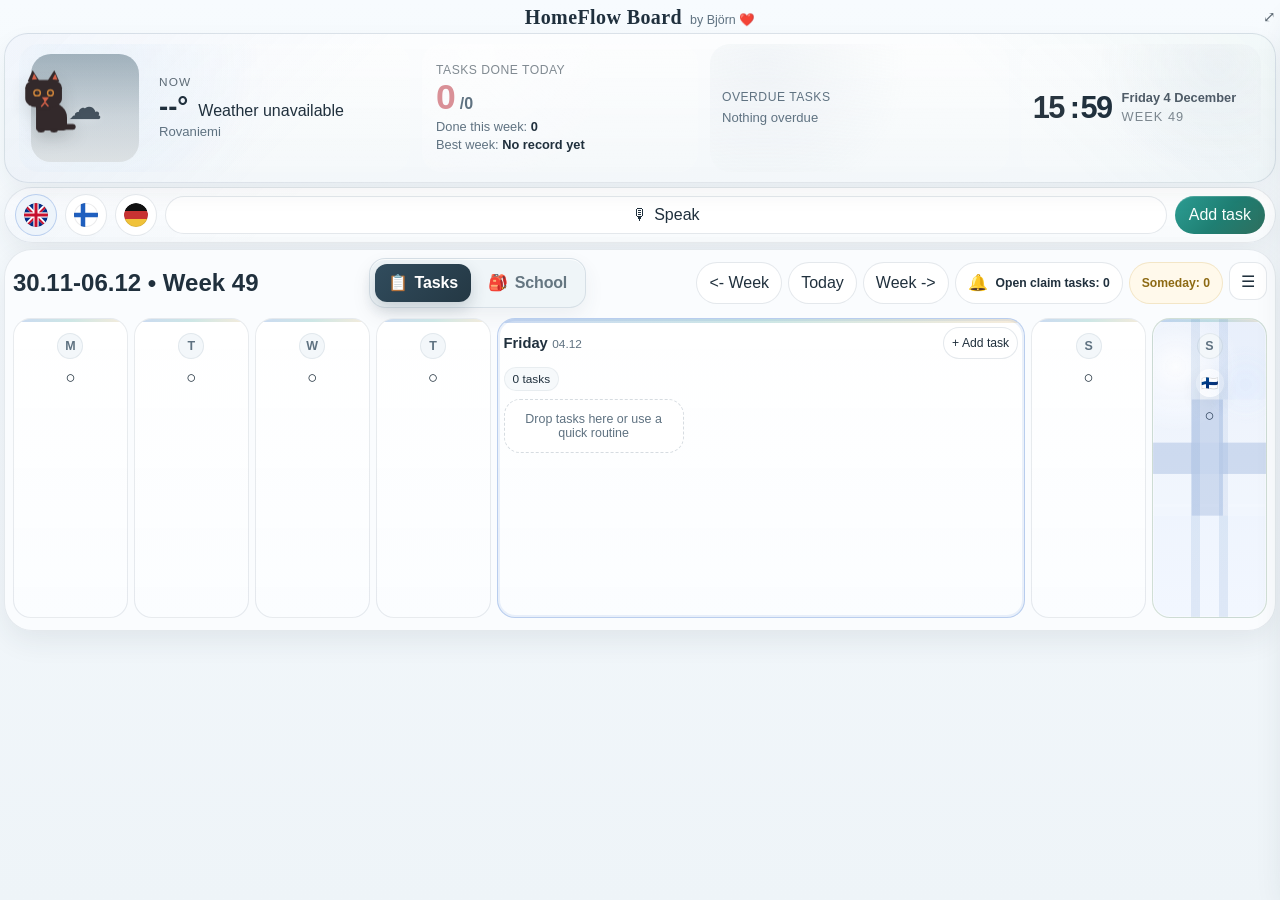
<file: index.html>
<!DOCTYPE html>
<html lang="en">
  <head>
    <meta charset="UTF-8" />
    <meta name="viewport" content="width=device-width, initial-scale=1.0, viewport-fit=cover" />
    <meta
      name="description"
      content="A tablet-first household task board with recurring chores, multilingual support, and drag-friendly planning."
    />
    <meta name="theme-color" content="#eef4f8" />
    <meta name="apple-mobile-web-app-capable" content="yes" />
    <meta name="apple-mobile-web-app-status-bar-style" content="default" />
    <meta name="apple-mobile-web-app-title" content="HomeFlow" />
    <title>HomeFlow Board</title>
    <link rel="manifest" href="./manifest.webmanifest" />
    <link rel="icon" href="./icons/icon.svg" type="image/svg+xml" />
    <link rel="apple-touch-icon" href="./icons/icon-192.png" />
    <link rel="stylesheet" href="./styles.css" />
    <link rel="stylesheet" href="./school-board.css" />
    <link rel="stylesheet" href="./whimsy-cat.css" />
  </head>
  <body>
    <div class="background-glow background-glow-left"></div>
    <div class="background-glow background-glow-right"></div>

    <div class="app-shell">
      <div class="celebration-layer" id="celebrationLayer" aria-hidden="true"></div>
      <div class="delete-drop-zone" id="deleteDropZone" aria-hidden="true">
        <span class="delete-drop-zone-icon">🗑️</span>
        <span class="delete-drop-zone-label" id="deleteDropZoneLabel"></span>
      </div>
      <div class="claim-drop-zone" id="claimDropZone" aria-hidden="true">
        <span class="delete-drop-zone-icon">🔔</span>
        <span class="delete-drop-zone-label" id="claimDropZoneLabel"></span>
      </div>
      <div class="someday-drop-zone" id="somedayDropZone" aria-hidden="true">
        <span class="delete-drop-zone-icon">⏳</span>
        <span class="delete-drop-zone-label" id="somedayDropZoneLabel"></span>
      </div>
      <header class="hero">
        <div class="hero-brand">
          <span class="hero-brand-title" id="appTitle"></span>
          <span class="hero-brand-credit">by Björn ❤️</span>
          <button class="ghost-button fullscreen-fab" id="fullscreenButton" type="button"></button>
        </div>

        <section class="weather-banner" id="weatherBanner" data-weather="clear">
          <div class="weather-overview">
            <div class="weather-scene" id="weatherScene" aria-hidden="true">
              <div class="weather-symbol" id="weatherSymbol"></div>
            </div>
            <div class="weather-copy">
              <div class="weather-kicker" id="weatherKicker"></div>
              <div class="weather-mainline">
                <strong id="weatherTemp"></strong>
                <span id="weatherCondition"></span>
              </div>
              <div class="weather-subline">
                <span id="weatherPlace"></span>
                <span id="weatherDetails"></span>
              </div>
            </div>
          </div>
          <div class="weather-mid-panel">
            <div class="weather-mid-card" id="weatherMidCard"></div>
          </div>
          <div class="weather-overdue-panel">
            <div class="weather-overdue-card" id="weatherOverdueCard"></div>
          </div>
          <div class="weather-progress-panel">
            <div class="weather-ranking" id="weatherRanking"></div>
          </div>
        </section>

        <div class="panel top-controls">
          <div class="language-toggle" id="languageToggle"></div>
          <button class="ghost-button word-assistant-trigger" id="wordAssistantButton" type="button" aria-label="Word translator">
            <span aria-hidden="true">🎙</span><span id="wordAssistantButtonText">Word</span>
          </button>
          <button class="primary-button" id="quickAddButton" type="button"></button>
        </div>
      </header>

      <main class="dashboard">
        <section class="panel control-strip">
          <div class="refresh-note" id="refreshNote"></div>
        </section>

        <section class="board-layout">
          <div class="board-stack">
            <section class="panel board-panel">
              <div class="board-panel-header">
                <div>
                  <div class="panel-label" id="boardLabel"></div>
                  <h2 id="weekHeading"></h2>
                </div>
                <div class="board-tools">
                  <button class="ghost-button" id="prevWeekButton" type="button"></button>
                  <button class="ghost-button" id="todayButton" type="button"></button>
                  <button class="ghost-button" id="nextWeekButton" type="button"></button>
                  <button class="claim-bell-button" id="claimBellButton" type="button" aria-label="Open claim tasks">
                    <span class="claim-bell-icon">&#128276;</span>
                    <span class="claim-bell-text" id="claimBellText"></span>
                    <span class="claim-bell-count" id="claimBellCount"></span>
                  </button>
                  <button class="claim-bell-button someday-button" id="somedayButton" type="button" aria-label="Open someday tasks">
                    <span class="claim-bell-text" id="somedayText"></span>
                    <span class="claim-bell-count" id="somedayCount"></span>
                  </button>
                  <button class="tool-drawer-toggle" id="toolDrawerToggle" type="button" aria-label="Open tools">&#9776;</button>
                </div>
              </div>
              <div class="week-grid" id="weekGrid"></div>
            </section>
            <section class="summary-grid hidden" id="summaryGrid"></section>
            <section class="focus-panel hidden" id="focusPanel"></section>
          </div>

          <aside class="tool-drawer" id="toolDrawer">
            <div class="tool-drawer-header">
              <strong id="toolDrawerTitle">Tools</strong>
              <button class="icon-button" id="toolDrawerClose" type="button" aria-label="Close tools">&times;</button>
            </div>
            <section class="panel mini-section tool-panel">
              <label class="toggle-row" for="showCompletedToggle">
                <span id="showCompletedLabel">Show completed</span>
                <input id="showCompletedToggle" type="checkbox" />
              </label>
              <label class="toggle-row" for="darkModeToggle">
                <span id="darkModeLabel">Dark mode</span>
                <input id="darkModeToggle" type="checkbox" />
              </label>
            </section>
            <section class="panel mini-section tool-panel" id="familyPanel">
              <h3 id="familyHeading"></h3>
              <div class="family-dock" id="familyDock"></div>
            </section>
            <section class="panel mini-section tool-panel">
              <h3 id="savedTasksHeading"></h3>
              <div class="quick-tasks-strip saved-tasks-strip" id="savedTasksStrip"></div>
            </section>
            <section class="panel mini-section tool-panel">
              <h3 id="quickTasksHeading"></h3>
              <div class="quick-tasks-strip" id="quickTasksStrip"></div>
            </section>
            <section class="panel mini-section tool-panel tool-transfer-panel">
              <h3 id="backupHeading"></h3>
              <div class="tool-transfer-actions">
                <button class="ghost-button" id="exportDataButton" type="button"></button>
                <button class="ghost-button" id="importDataButton" type="button"></button>
                <input id="importDataInput" type="file" accept="application/json,.json" hidden />
              </div>
            </section>
          </aside>
        </section>
      </main>
    </div>

    <dialog class="task-dialog" id="taskDialog">
      <form class="task-form" id="taskForm">
        <div class="dialog-header">
          <div>
            <div class="panel-label" id="dialogEyebrow"></div>
            <h2 id="dialogTitle"></h2>
          </div>
          <button class="icon-button" id="closeDialogButton" type="button" aria-label="Close">&times;</button>
        </div>

        <div class="dialog-preview">
          <div class="dialog-preview-label" id="dialogPreviewLabel"></div>
          <div class="dialog-preview-card" id="taskPreviewCard"></div>
        </div>

        <div class="form-grid">
          <label class="field field-wide">
            <span id="fieldTitleLabel"></span>
            <input id="taskTitleInput" name="title" maxlength="60" required enterkeyhint="done" autocomplete="off" />
          </label>

          <label class="field field-wide toggle-field" for="taskClaimableInput">
            <span id="fieldClaimableLabel"></span>
            <input id="taskClaimableInput" name="claimable" type="checkbox" />
          </label>

          <label class="field field-wide toggle-field" for="taskSomedayInput">
            <span id="fieldSomedayLabel"></span>
            <input id="taskSomedayInput" name="someday" type="checkbox" />
          </label>

          <label class="field">
            <span id="fieldCategoryLabel"></span>
            <select id="taskCategoryInput" name="category"></select>
          </label>

          <label class="field">
            <span id="fieldOwnerLabel"></span>
            <select id="taskOwnerInput" name="owner"></select>
          </label>

          <div class="field">
            <span id="fieldResponsibleLabel"></span>
            <div class="responsible-picker" id="taskResponsibleInput"></div>
          </div>

          <label class="field">
            <span id="fieldDayLabel"></span>
            <input id="taskDayInput" name="dueDate" type="date" required />
          </label>

          <label class="field">
            <span id="fieldTimeLabel"></span>
            <input id="taskTimeInput" name="dueTime" type="time" />
          </label>

          <label class="field">
            <span id="fieldEndTimeLabel"></span>
            <input id="taskEndTimeInput" name="endTime" type="time" />
          </label>

          <label class="field">
            <span id="fieldRepeatLabel"></span>
            <select id="taskRecurrenceInput" name="recurrence"></select>
          </label>

          <label class="field field-inline" id="intervalField">
            <span id="fieldIntervalLabel"></span>
            <input id="taskIntervalInput" name="interval" type="number" min="1" max="30" value="1" />
          </label>

          <label class="field field-inline" id="weekdayField">
            <span id="fieldWeekdayLabel"></span>
            <div class="weekday-picker" id="taskWeekdayInput" role="group" aria-labelledby="fieldWeekdayLabel"></div>
          </label>

          <label class="field">
            <span id="fieldEffortLabel"></span>
            <select id="taskEffortInput" name="effort"></select>
          </label>

          <label class="field field-wide">
            <span id="fieldNotesLabel"></span>
            <textarea id="taskNotesInput" name="notes" rows="3" maxlength="180"></textarea>
          </label>

          <div class="field field-wide">
            <span id="fieldIconLabel"></span>
            <div class="icon-grid" id="iconGrid"></div>
            <input id="taskIconInput" name="icon" type="hidden" />
          </div>
        </div>

        <div class="dialog-actions">
          <button class="ghost-button" id="deleteTaskButton" type="button"></button>
          <button class="ghost-button" id="deleteSeriesButton" type="button"></button>
          <div class="spacer"></div>
          <button class="ghost-button" id="cancelTaskButton" type="button"></button>
          <button class="primary-button" id="saveTaskButton" type="submit"></button>
        </div>
      </form>
    </dialog>

    <dialog class="task-dialog participant-dialog" id="participantDialog">
      <form class="task-form participant-form" id="participantForm">
        <div class="dialog-header">
          <div>
            <div class="panel-label" id="participantEyebrow"></div>
            <h2 id="participantTitle"></h2>
          </div>
          <button class="icon-button" id="closeParticipantDialogButton" type="button" aria-label="Close">&times;</button>
        </div>

        <div class="participant-copy" id="participantCopy"></div>
        <div class="responsible-picker participant-picker" id="participantPicker"></div>

        <div class="dialog-actions">
          <div class="spacer"></div>
          <button class="ghost-button" id="cancelParticipantButton" type="button"></button>
          <button class="primary-button" id="confirmParticipantButton" type="submit"></button>
        </div>
      </form>
    </dialog>

    <dialog class="task-dialog participant-dialog claim-dialog" id="claimDialog">
      <form class="task-form participant-form" id="claimDialogForm">
        <div class="dialog-header">
          <div>
            <div class="panel-label" id="claimDialogEyebrow"></div>
            <h2 id="claimDialogTitle"></h2>
          </div>
          <button class="icon-button" id="closeClaimDialogButton" type="button" aria-label="Close">&times;</button>
        </div>

        <div class="participant-copy" id="claimDialogCopy"></div>
        <div class="field field-wide">
          <span id="claimDialogWhoLabel"></span>
          <div class="responsible-picker participant-picker" id="claimDialogUserPicker"></div>
        </div>
        <div class="claim-pool-strip claim-dialog-strip" id="claimDialogList"></div>

        <div class="dialog-actions">
          <div class="spacer"></div>
          <button class="ghost-button" id="closeClaimDialogFooterButton" type="button"></button>
        </div>
      </form>
    </dialog>

    <dialog class="task-dialog participant-dialog claim-dialog" id="somedayDialog">
      <form class="task-form participant-form" id="somedayDialogForm">
        <div class="dialog-header">
          <div>
            <div class="panel-label" id="somedayDialogEyebrow"></div>
            <h2 id="somedayDialogTitle"></h2>
          </div>
          <button class="icon-button" id="closeSomedayDialogButton" type="button" aria-label="Close">&times;</button>
        </div>

        <div class="participant-copy" id="somedayDialogCopy"></div>
        <div class="claim-pool-strip claim-dialog-strip" id="somedayDialogList"></div>

        <div class="dialog-actions">
          <div class="spacer"></div>
          <button class="ghost-button" id="closeSomedayDialogFooterButton" type="button"></button>
        </div>
      </form>
    </dialog>

    <dialog class="word-assistant-dialog" id="wordAssistantDialog" aria-labelledby="wordAssistantTitle">
      <section class="word-assistant-card">
        <header class="word-assistant-header">
          <div>
            <div class="word-assistant-eyebrow">HomeFlow</div>
            <h2 id="wordAssistantTitle">Word translator</h2>
          </div>
          <button class="icon-button" id="wordAssistantCloseButton" type="button" aria-label="Close">&times;</button>
        </header>
        <div class="word-assistant-status" id="wordAssistantStatus" role="status" aria-live="polite"></div>
        <div class="word-assistant-loading hidden" id="wordAssistantLoading" aria-hidden="true"></div>
        <section class="word-assistant-result hidden" id="wordAssistantResult" aria-live="polite">
          <figure class="word-assistant-picture">
            <img id="wordAssistantImage" alt="" hidden />
            <div class="word-assistant-no-image" id="wordAssistantNoImage"></div>
            <figcaption>
              <span id="wordAssistantImageCredit"></span>
              <a id="wordAssistantImageSource" href="https://commons.wikimedia.org/" target="_blank" rel="noopener noreferrer">Wikimedia Commons</a>
            </figcaption>
          </figure>
          <div class="word-assistant-translations">
            <div class="word-assistant-translation"><span>English</span><strong id="wordAssistantEnglish"></strong></div>
            <div class="word-assistant-translation"><span>Deutsch</span><strong id="wordAssistantGerman"></strong></div>
            <div class="word-assistant-translation"><span>Suomeksi</span><strong id="wordAssistantFinnish"></strong></div>
          </div>
        </section>
        <footer class="word-assistant-footer">
          <span id="wordAssistantCountdown"></span>
          <button class="ghost-button small-button hidden" id="wordAssistantListenButton" type="button"></button>
        </footer>
      </section>
    </dialog>

    <template id="taskCardTemplate">
      <article class="task-card" draggable="true">
        <details class="task-details-shell">
          <summary class="task-summary">
            <div class="task-main">
              <div class="task-icon"></div>
              <div class="task-copy">
                <h4 class="task-title"></h4>
                <p class="task-meta"></p>
              </div>
            </div>
            <span class="task-expand-indicator"></span>
          </summary>
          <div class="task-details">
            <div class="task-badges"></div>
            <div class="task-actions">
              <button class="ghost-button small-button edit-task-button" type="button"></button>
              <button class="ghost-button small-button credit-task-button hidden" type="button"></button>
            </div>
          </div>
        </details>
        <button class="ghost-button claim-chip hidden" type="button"></button>
        <button class="complete-chip" type="button"></button>
      </article>
    </template>

    <script src="./app.js"></script>
    <script src="./school-board.js"></script>
    <script src="./school-club-fix.js"></script>
    <script src="./whimsy-cat.js"></script>
  </body>
</html>
</file>
<file: styles.css>
:root {
  --bg: #eef4f8;
  --bg-deep: #c8d7e6;
  --panel: rgba(250, 252, 254, 0.96);
  --panel-strong: rgba(247, 250, 253, 0.99);
  --ink: #20303d;
  --muted: #5f7281;
  --accent: #ff6f61;
  --accent-strong: #e2574a;
  --teal: #1b8f8a;
  --blue: #4277cf;
  --gold: #d29434;
  --rose: #d96579;
  --shadow: 0 10px 28px rgba(32, 48, 61, 0.08);
  --radius-xl: 28px;
  --radius-lg: 22px;
  --radius-md: 16px;
  --border: rgba(68, 95, 118, 0.12);
}

* {
  box-sizing: border-box;
}

html,
body {
  margin: 0;
  min-height: 100%;
}

.sr-only {
  position: absolute;
  width: 1px;
  height: 1px;
  padding: 0;
  margin: -1px;
  overflow: hidden;
  clip: rect(0, 0, 0, 0);
  white-space: nowrap;
  border: 0;
}

body {
  background: linear-gradient(180deg, #f7fbfe 0%, #eef4f8 100%);
  color: var(--ink);
  font-family: "Aptos", "Trebuchet MS", "Segoe UI", sans-serif;
  overflow-x: hidden;
}

body[data-theme="dark"] {
  --bg: #1a2129;
  --bg-deep: #0f1419;
  --panel: rgba(34, 42, 51, 0.98);
  --panel-strong: rgba(42, 51, 61, 0.99);
  --ink: #f3f7fb;
  --muted: #bdc9d3;
  --border: rgba(180, 194, 207, 0.22);
  --shadow: 0 12px 30px rgba(0, 0, 0, 0.28);
  background: linear-gradient(180deg, #151b22 0%, #0d1217 100%);
}

body[data-theme="dark"] .weather-banner {
  background: linear-gradient(180deg, rgba(28, 36, 44, 0.98), rgba(19, 26, 32, 0.99));
  border-color: rgba(180, 194, 207, 0.18);
}

body[data-theme="dark"] .weather-copy {
  background: linear-gradient(90deg, rgba(16, 22, 28, 0.16), rgba(31, 39, 47, 0.9) 22%, rgba(22, 29, 35, 0.99));
}

body[data-theme="dark"] .panel,
body[data-theme="dark"] .day-column,
body[data-theme="dark"] .task-card,
body[data-theme="dark"] .empty-drop,
body[data-theme="dark"] .member-tile,
body[data-theme="dark"] .claim-pool-card,
body[data-theme="dark"] .quick-task-chip,
body[data-theme="dark"] .tool-drawer,
body[data-theme="dark"] .task-form,
body[data-theme="dark"] .dialog-preview,
body[data-theme="dark"] .day-strip-symbol,
body[data-theme="dark"] .delete-drop-zone,
body[data-theme="dark"] .claim-drop-zone,
body[data-theme="dark"] .someday-drop-zone,
body[data-theme="dark"] .toggle-field {
  background: rgba(34, 42, 51, 0.98);
  color: var(--ink);
  border-color: rgba(180, 194, 207, 0.18);
}

body[data-theme="dark"] .ghost-button,
body[data-theme="dark"] .icon-button,
body[data-theme="dark"] .badge,
body[data-theme="dark"] .day-strip-day,
body[data-theme="dark"] .day-strip-count,
body[data-theme="dark"] .task-expand-indicator,
body[data-theme="dark"] .lang-chip,
body[data-theme="dark"] .persona-chip,
body[data-theme="dark"] .view-chip,
body[data-theme="dark"] .filter-chip {
  background: rgba(52, 63, 75, 0.98);
  color: var(--ink);
  border-color: rgba(180, 194, 207, 0.2);
}

body[data-theme="dark"] .field input,
body[data-theme="dark"] .field select,
body[data-theme="dark"] .field textarea,
body[data-theme="dark"] .icon-option {
  background: rgba(15, 21, 27, 0.98);
  color: var(--ink);
  border-color: rgba(180, 194, 207, 0.24);
}

body[data-theme="dark"] .weather-kicker,
body[data-theme="dark"] .weather-subline,
body[data-theme="dark"] .claim-pool-meta,
body[data-theme="dark"] .claim-pool-requested,
body[data-theme="dark"] .claim-pool-empty,
body[data-theme="dark"] .day-heading span,
body[data-theme="dark"] .task-meta,
body[data-theme="dark"] .dialog-preview-label,
body[data-theme="dark"] .panel-label {
  color: #c7d2dc;
}

body[data-theme="dark"] .task-card.done {
  background: rgba(28, 62, 44, 0.92);
  border-color: rgba(90, 170, 116, 0.34);
}

body[data-theme="dark"] .task-card.overdue {
  background: rgba(74, 33, 42, 0.94);
  border-color: rgba(211, 97, 121, 0.34);
}

body[data-theme="dark"] .empty-drop,
body[data-theme="dark"] .claim-pool-card,
body[data-theme="dark"] .day-strip-symbol {
  background: rgba(28, 35, 43, 0.98);
}

body[data-theme="dark"] .member-tile.active,
body[data-theme="dark"] .lang-chip.active,
body[data-theme="dark"] .persona-chip.active,
body[data-theme="dark"] .view-chip.active,
body[data-theme="dark"] .filter-chip.active {
  background: rgba(61, 74, 88, 0.98);
  border-color: rgba(119, 158, 214, 0.34);
}

body[data-theme="dark"] .claim-chip {
  background: rgba(76, 104, 145, 0.22);
  color: var(--ink);
  border-color: rgba(119, 158, 214, 0.24);
}

body[data-theme="dark"] #quickAddButton,
body[data-theme="dark"] .complete-chip {
  color: #f8fffd;
}

body[data-theme="dark"] .hero-brand-credit,
body[data-theme="dark"] .weather-ranking-title,
body[data-theme="dark"] .weather-ranking-medal,
body[data-theme="dark"] .claim-bell-button,
body[data-theme="dark"] .claim-bell-count,
body[data-theme="dark"] .delete-drop-zone,
body[data-theme="dark"] .claim-drop-zone,
body[data-theme="dark"] .someday-drop-zone,
body[data-theme="dark"] .day-strip-alert,
body[data-theme="dark"] .toggle-row,
body[data-theme="dark"] .task-dialog::backdrop,
body[data-theme="dark"] .participant-copy {
  color: var(--ink);
}

body[data-theme="dark"] .hero-brand-credit,
body[data-theme="dark"] .weather-ranking-title,
body[data-theme="dark"] .weather-ranking-medal,
body[data-theme="dark"] .claim-pool-meta,
body[data-theme="dark"] .claim-pool-requested,
body[data-theme="dark"] .claim-pool-empty,
body[data-theme="dark"] .task-meta,
body[data-theme="dark"] .dialog-preview-label,
body[data-theme="dark"] .panel-label,
body[data-theme="dark"] .participant-copy,
body[data-theme="dark"] .day-heading span,
body[data-theme="dark"] .day-strip-symbol-title {
  color: #cbd6df;
}

body[data-theme="dark"] .weather-mainline strong,
body[data-theme="dark"] .weather-mainline span,
body[data-theme="dark"] .weather-place,
body[data-theme="dark"] .weather-condition,
body[data-theme="dark"] .claim-pool-top strong,
body[data-theme="dark"] .task-title,
body[data-theme="dark"] .member-tile strong,
body[data-theme="dark"] .day-heading strong,
body[data-theme="dark"] .dialog-header h2,
body[data-theme="dark"] .field span,
body[data-theme="dark"] .toggle-field span,
body[data-theme="dark"] .tool-drawer-header strong {
  color: #f4f8fb;
}

body[data-theme="dark"] .board-panel,
body[data-theme="dark"] .tool-panel,
body[data-theme="dark"] .summary-card,
body[data-theme="dark"] .focus-card,
body[data-theme="dark"] .participant-form,
body[data-theme="dark"] .claim-dialog-strip,
body[data-theme="dark"] .dialog-preview {
  box-shadow: 0 10px 24px rgba(0, 0, 0, 0.22);
}

body[data-theme="dark"] .task-dialog {
  color: var(--ink);
}

body[data-theme="dark"] .task-form {
  background: linear-gradient(180deg, rgba(28, 35, 43, 0.99), rgba(24, 31, 38, 0.99));
  border: 1px solid rgba(180, 194, 207, 0.18);
}

body[data-theme="dark"] .dialog-header {
  background: linear-gradient(180deg, rgba(28, 35, 43, 0.99), rgba(28, 35, 43, 0.95) 72%, rgba(28, 35, 43, 0));
}

body[data-theme="dark"] .dialog-actions {
  background: linear-gradient(180deg, rgba(28, 35, 43, 0), rgba(28, 35, 43, 0.93) 24%, rgba(28, 35, 43, 0.99));
}

body[data-theme="dark"] .dialog-preview {
  background: rgba(20, 26, 32, 0.9);
  border-color: rgba(180, 194, 207, 0.18);
}

body[data-theme="dark"] .toggle-field {
  background: rgba(24, 31, 38, 0.96);
  border-color: rgba(180, 194, 207, 0.18);
}

body[data-theme="dark"] .field input,
body[data-theme="dark"] .field select,
body[data-theme="dark"] .field textarea {
  box-shadow: inset 0 1px 0 rgba(255, 255, 255, 0.02);
}

body[data-theme="dark"] .field input::placeholder,
body[data-theme="dark"] .field textarea::placeholder {
  color: #93a2af;
}

body[data-theme="dark"] .field input:focus,
body[data-theme="dark"] .field select:focus,
body[data-theme="dark"] .field textarea:focus {
  outline: 2px solid rgba(96, 152, 232, 0.42);
  outline-offset: 1px;
  border-color: rgba(119, 158, 214, 0.34);
  background: rgba(18, 24, 30, 0.99);
}

body[data-theme="dark"] .responsible-picker,
body[data-theme="dark"] .participant-picker {
  background: transparent;
}

body[data-theme="dark"] .responsible-picker .claim-chip,
body[data-theme="dark"] .participant-picker .claim-chip {
  background: rgba(57, 69, 82, 0.98);
  color: #f3f7fb;
  border-color: rgba(180, 194, 207, 0.24);
}

body[data-theme="dark"] .responsible-chip {
  background: rgba(57, 69, 82, 0.98);
  color: #f3f7fb;
  border-color: rgba(180, 194, 207, 0.24);
}

body[data-theme="dark"] .weekday-chip {
  background: rgba(57, 69, 82, 0.98);
  color: #f3f7fb;
  border-color: rgba(180, 194, 207, 0.24);
}

body[data-theme="dark"] .responsible-picker .claim-chip.active,
body[data-theme="dark"] .participant-picker .claim-chip.active {
  background: rgba(84, 122, 176, 0.34);
  color: #ffffff;
  border-color: rgba(129, 169, 224, 0.46);
  box-shadow: inset 0 0 0 1px rgba(129, 169, 224, 0.22);
}

body[data-theme="dark"] .responsible-chip.active {
  background: rgba(84, 122, 176, 0.34);
  color: #ffffff;
  border-color: rgba(129, 169, 224, 0.46);
  box-shadow: inset 0 0 0 1px rgba(129, 169, 224, 0.22);
}

body[data-theme="dark"] .weekday-chip.active {
  background: rgba(84, 122, 176, 0.34);
  color: #ffffff;
  border-color: rgba(129, 169, 224, 0.46);
  box-shadow: inset 0 0 0 1px rgba(129, 169, 224, 0.22);
}

body[data-theme="dark"] .task-dialog .ghost-button,
body[data-theme="dark"] .task-dialog .icon-button {
  background: rgba(52, 63, 75, 0.98);
  border-color: rgba(180, 194, 207, 0.22);
  color: #f3f7fb;
}

body[data-theme="dark"] .task-dialog .primary-button {
  box-shadow: 0 8px 18px rgba(8, 16, 24, 0.34);
}

body[data-theme="dark"] .badge {
  background: rgba(55, 66, 78, 0.98);
  color: #e6edf3;
  border-color: rgba(180, 194, 207, 0.18);
}

body[data-theme="dark"] .task-card.done .badge {
  background: rgba(46, 92, 62, 0.9);
  color: #e7fff0;
  border-color: rgba(98, 182, 124, 0.26);
}

body[data-theme="dark"] .task-card.overdue .badge {
  background: rgba(96, 44, 56, 0.92);
  color: #ffe8ee;
  border-color: rgba(221, 110, 136, 0.28);
}

body[data-theme="dark"] .day-column.today {
  border-color: rgba(119, 158, 214, 0.44);
  box-shadow: inset 0 0 0 2px rgba(119, 158, 214, 0.12);
}

body[data-theme="dark"] .day-strip-day,
body[data-theme="dark"] .day-strip-count,
body[data-theme="dark"] .day-strip-alert,
body[data-theme="dark"] .task-expand-indicator {
  background: rgba(55, 66, 78, 0.98);
  border-color: rgba(180, 194, 207, 0.18);
}

body[data-theme="dark"] .day-strip-alert {
  background: rgba(96, 44, 56, 0.92);
  color: #ffd8e1;
  border-color: rgba(221, 110, 136, 0.28);
}

body[data-theme="dark"] .task-icon {
  background: rgba(54, 69, 87, 0.9);
}

body[data-theme="dark"] .weather-ranking-item {
  background: linear-gradient(
    180deg,
    color-mix(in srgb, var(--podium-color, #8aa0b6) 10%, rgba(61, 72, 83, 0.98)),
    color-mix(in srgb, var(--podium-color, #8aa0b6) 22%, rgba(43, 52, 62, 0.98))
  );
  border-color: color-mix(in srgb, var(--podium-color, #8aa0b6) 22%, rgba(180, 194, 207, 0.16));
  box-shadow: inset 0 -1px 0 rgba(255, 255, 255, 0.04);
}

body[data-theme="dark"] .weather-ranking-item::after {
  background: color-mix(in srgb, var(--podium-color, #8aa0b6) 24%, rgba(58, 70, 82, 0.96));
}

body[data-theme="dark"] .weather-ranking-count {
  color: #eef5fb;
}

body[data-theme="dark"] .weather-growth-card {
  background: linear-gradient(180deg, rgba(44, 55, 60, 0.96), rgba(35, 43, 49, 0.98));
  border-color: rgba(118, 151, 128, 0.18);
  box-shadow: inset 0 1px 0 rgba(255, 255, 255, 0.04);
}

body[data-theme="dark"] .weather-progress-panel {
  border-left-color: rgba(143, 162, 175, 0.1);
  background: linear-gradient(180deg, rgba(38, 47, 53, 0.88), rgba(33, 40, 46, 0.96));
}

body[data-theme="dark"] .weather-info-card {
  background: linear-gradient(180deg, rgba(255, 255, 255, 0.03), rgba(255, 255, 255, 0.01));
}

body[data-theme="dark"] .orbit-clock {
  background:
    radial-gradient(circle at 50% 44%, rgba(255, 255, 255, 0.08), rgba(255, 255, 255, 0.02) 52%, rgba(255, 255, 255, 0) 54%),
    radial-gradient(circle at 50% 50%, rgba(53, 66, 77, 0.98), rgba(35, 45, 53, 0.98));
  box-shadow:
    inset 0 1px 0 rgba(255, 255, 255, 0.05),
    inset 0 -10px 24px rgba(0, 0, 0, 0.16);
}

body[data-theme="dark"] .orbit-spike {
  background: rgba(217, 229, 238, 0.24);
}

body[data-theme="dark"] .orbit-spike.major {
  background: rgba(217, 229, 238, 0.46);
}

body[data-theme="dark"] .orbit-minutes .orbit-spike {
  background: rgba(217, 229, 238, 0.12);
}

body[data-theme="dark"] .orbit-hour-value,
body[data-theme="dark"] .orbit-minute-value {
  color: #eef5fb;
}

body[data-theme="dark"] .orbit-minute-value::after {
  border-color: rgba(227, 236, 244, 0.6);
}

body[data-theme="dark"] .weather-garden-shell {
  background: rgba(31, 41, 46, 0.58);
  border-color: rgba(122, 145, 138, 0.16);
}

body[data-theme="dark"] .weather-team-total {
  color: #eef5fb;
}

body[data-theme="dark"] .weather-tree-scene {
  background: linear-gradient(180deg, rgba(53, 66, 80, 0.98) 0%, rgba(49, 63, 70, 0.96) 56%, rgba(47, 68, 49, 0.98) 100%);
  border-color: rgba(122, 145, 138, 0.16);
}

body[data-theme="dark"] .weather-tree-scene::before {
  background: linear-gradient(180deg, rgba(96, 138, 84, 0.22), rgba(69, 104, 63, 0.38));
}

body[data-theme="dark"] .weather-tree-goal {
  background: rgba(57, 68, 76, 0.92);
  border-color: rgba(161, 181, 190, 0.14);
  color: #eef5fb;
}

body[data-theme="dark"] .claim-bell-button,
body[data-theme="dark"] .tool-drawer-toggle,
body[data-theme="dark"] .fullscreen-fab {
  background: rgba(52, 63, 75, 0.98);
  color: #eef4fa;
  border-color: rgba(180, 194, 207, 0.2);
}

body[data-theme="dark"] .claim-bell-count {
  background: #d15f79;
  color: #fff;
}

body[data-theme="dark"] .someday-button {
  background: rgba(90, 78, 42, 0.96);
  color: #fff4d4;
  border-color: rgba(216, 183, 88, 0.24);
}

body[data-theme="dark"] .someday-button .claim-bell-count {
  background: #caa34a;
  color: #20190b;
}

body[data-theme="dark"] .someday-drop-zone {
  background: rgba(74, 66, 40, 0.96);
  color: #fff4d4;
  border-color: rgba(216, 183, 88, 0.24);
}

body[data-theme="dark"] .someday-drop-zone.drop-target {
  background: rgba(92, 79, 44, 0.98);
  box-shadow: 0 20px 42px rgba(181, 147, 54, 0.22);
}

body[data-theme="dark"] .delete-drop-zone {
  background: rgba(79, 37, 47, 0.96);
  color: #ffe9ef;
  border-color: rgba(221, 110, 136, 0.28);
}

body[data-theme="dark"] .delete-drop-zone.drop-target {
  background: rgba(102, 44, 57, 0.98);
}

body[data-theme="dark"] .claim-drop-zone {
  background: rgba(40, 55, 76, 0.96);
  color: #e8f1ff;
  border-color: rgba(119, 158, 214, 0.28);
}

body[data-theme="dark"] .claim-drop-zone.drop-target {
  background: rgba(49, 67, 92, 0.98);
}

body[data-theme="dark"] .task-form::-webkit-scrollbar-track,
body[data-theme="dark"] .icon-grid::-webkit-scrollbar-track,
body[data-theme="dark"] .claim-dialog-strip::-webkit-scrollbar-track {
  background: rgba(180, 194, 207, 0.1);
}

body[data-theme="dark"] .task-form::-webkit-scrollbar-thumb,
body[data-theme="dark"] .icon-grid::-webkit-scrollbar-thumb,
body[data-theme="dark"] .claim-dialog-strip::-webkit-scrollbar-thumb {
  background: rgba(180, 194, 207, 0.28);
}

body[data-theme="dark"] .task-form::-webkit-scrollbar-thumb:active,
body[data-theme="dark"] .icon-grid::-webkit-scrollbar-thumb:active,
body[data-theme="dark"] .claim-dialog-strip::-webkit-scrollbar-thumb:active {
  background: rgba(180, 194, 207, 0.42);
}

body[data-theme="dark"] .responsible-chip,
body[data-theme="dark"] .icon-option {
  color: #eef4fa;
}

body[data-theme="dark"] .responsible-chip.active,
body[data-theme="dark"] .icon-option.active {
  background: rgba(75, 94, 117, 0.98);
  border-color: rgba(132, 168, 221, 0.34);
}

body[data-theme="dark"] .toggle-row input,
body[data-theme="dark"] .toggle-field input {
  accent-color: #7fa6db;
}

body[data-theme="dark"] .empty-drop {
  color: #d1dbe4;
  border-color: rgba(180, 194, 207, 0.24);
}

body[data-theme="dark"] .claim-chip:disabled,
body[data-theme="dark"] .credit-task-button:disabled {
  opacity: 0.7;
}

body[data-theme="dark"] .claim-dialog .task-form,
body[data-theme="dark"] .claim-dialog .participant-form,
body[data-theme="dark"] .claim-dialog .dialog-header,
body[data-theme="dark"] .claim-dialog .dialog-actions,
body[data-theme="dark"] .claim-dialog .field,
body[data-theme="dark"] .claim-dialog .claim-dialog-strip {
  background: rgba(24, 31, 38, 0.98);
  color: var(--ink);
}

body[data-theme="dark"] .claim-dialog .dialog-header,
body[data-theme="dark"] .claim-dialog .dialog-actions {
  background:
    linear-gradient(180deg, rgba(24, 31, 38, 0.98), rgba(24, 31, 38, 0.92) 76%, rgba(24, 31, 38, 0));
}

body[data-theme="dark"] .claim-dialog .dialog-actions {
  background:
    linear-gradient(180deg, rgba(24, 31, 38, 0), rgba(24, 31, 38, 0.92) 26%, rgba(24, 31, 38, 0.98));
}

body[data-theme="dark"] .claim-dialog .claim-pool-card {
  background: rgba(32, 40, 49, 0.98);
  border-color: rgba(180, 194, 207, 0.18);
}

body[data-theme="dark"] .claim-dialog .ghost-button,
body[data-theme="dark"] .claim-dialog .icon-button,
body[data-theme="dark"] .claim-dialog .responsible-chip {
  background: rgba(50, 61, 73, 0.98);
  color: #eef4fa;
  border-color: rgba(180, 194, 207, 0.2);
}

body[data-theme="dark"] .claim-dialog .responsible-chip.active {
  background: rgba(74, 92, 114, 0.98);
  border-color: rgba(132, 168, 221, 0.36);
}

body[data-theme="dark"] .claim-dialog .claim-pool-empty,
body[data-theme="dark"] .claim-dialog .claim-pool-meta,
body[data-theme="dark"] .claim-dialog .claim-pool-requested,
body[data-theme="dark"] .claim-dialog .participant-copy {
  color: #d0d9e1;
}

button,
input,
select,
textarea {
  font: inherit;
}

button {
  cursor: pointer;
}

.background-glow {
  display: none;
}

.background-glow-left {
  left: -8rem;
  top: 18vh;
  background: rgba(84, 164, 255, 0.16);
}

.background-glow-right {
  right: -8rem;
  top: 58vh;
  background: rgba(80, 188, 173, 0.18);
}

.app-shell {
  position: relative;
  z-index: 1;
  width: calc(100vw - 8px);
  margin: 0 auto;
  padding: 4px 0 8px;
}

.celebration-layer {
  position: fixed;
  inset: 0;
  pointer-events: none;
  z-index: 30;
  overflow: hidden;
}

.delete-drop-zone {
  position: fixed;
  left: 50%;
  bottom: calc(8px + env(safe-area-inset-bottom));
  transform: translateX(calc(-50% - 92px)) translateY(110%);
  display: grid;
  justify-items: center;
  gap: 4px;
  min-width: 150px;
  padding: 10px 14px 12px;
  border-radius: 22px;
  background: rgba(255, 250, 251, 0.96);
  border: 1px solid rgba(182, 64, 89, 0.18);
  box-shadow: 0 16px 36px rgba(32, 48, 61, 0.14);
  color: #a43852;
  opacity: 0;
  pointer-events: none;
  transition: transform 160ms ease, opacity 160ms ease, box-shadow 160ms ease, background 160ms ease;
  z-index: 32;
}

.delete-drop-zone.visible {
  opacity: 1;
  pointer-events: auto;
  transform: translateX(calc(-50% - 92px)) translateY(0);
}

.delete-drop-zone.drop-target {
  background: rgba(255, 236, 240, 0.98);
  box-shadow: 0 20px 42px rgba(182, 64, 89, 0.2);
  transform: translateX(calc(-50% - 92px)) translateY(-2px) scale(1.03);
}

.delete-drop-zone-icon {
  font-size: 1.3rem;
  line-height: 1;
}

.delete-drop-zone-label {
  font-size: 0.76rem;
  font-weight: 700;
  white-space: nowrap;
}

.claim-drop-zone {
  position: fixed;
  left: 50%;
  bottom: calc(8px + env(safe-area-inset-bottom));
  transform: translateX(calc(-50% + 92px)) translateY(110%);
  display: grid;
  justify-items: center;
  gap: 4px;
  min-width: 150px;
  padding: 10px 14px 12px;
  border-radius: 22px;
  background: rgba(245, 248, 255, 0.96);
  border: 1px solid rgba(66, 119, 207, 0.18);
  box-shadow: 0 16px 36px rgba(32, 48, 61, 0.14);
  color: #3f6db8;
  opacity: 0;
  pointer-events: none;
  transition: transform 160ms ease, opacity 160ms ease, box-shadow 160ms ease, background 160ms ease;
  z-index: 32;
}

.claim-drop-zone.visible {
  opacity: 1;
  pointer-events: auto;
  transform: translateX(calc(-50% + 92px)) translateY(0);
}

.claim-drop-zone.drop-target {
  background: rgba(235, 242, 255, 0.98);
  box-shadow: 0 20px 42px rgba(66, 119, 207, 0.18);
  transform: translateX(calc(-50% + 92px)) translateY(-2px) scale(1.03);
}

.someday-drop-zone {
  position: fixed;
  left: 50%;
  bottom: calc(8px + env(safe-area-inset-bottom));
  transform: translateX(calc(-50% + 276px)) translateY(110%);
  display: grid;
  justify-items: center;
  gap: 4px;
  min-width: 150px;
  padding: 10px 14px 12px;
  border-radius: 22px;
  background: rgba(255, 250, 238, 0.96);
  border: 1px solid rgba(196, 155, 55, 0.18);
  box-shadow: 0 16px 36px rgba(32, 48, 61, 0.14);
  color: #8d6a14;
  opacity: 0;
  pointer-events: none;
  transition: transform 160ms ease, opacity 160ms ease, box-shadow 160ms ease, background 160ms ease;
  z-index: 32;
}

.someday-drop-zone.visible {
  opacity: 1;
  pointer-events: auto;
  transform: translateX(calc(-50% + 276px)) translateY(0);
}

.someday-drop-zone.drop-target {
  background: rgba(255, 246, 221, 0.98);
  box-shadow: 0 20px 42px rgba(196, 155, 55, 0.18);
  transform: translateX(calc(-50% + 276px)) translateY(-2px) scale(1.03);
}

.celebration-chip {
  position: absolute;
  left: var(--x, 50%);
  bottom: 18vh;
  transform: translateX(-50%);
  padding: 8px 14px;
  border-radius: 999px;
  background: rgba(255, 255, 255, 0.52);
  border: 1px solid rgba(68, 95, 118, 0.08);
  box-shadow: 0 8px 20px rgba(32, 48, 61, 0.08);
  backdrop-filter: blur(4px);
  color: var(--ink);
  font-size: 0.92rem;
  font-weight: 700;
  white-space: nowrap;
  animation: celebration-float var(--duration, 1.4s) ease-out forwards;
  animation-delay: var(--delay, 0s);
}

.day-clear-banner {
  position: absolute;
  left: 50%;
  top: 16vh;
  transform: translateX(-50%);
  display: grid;
  gap: 4px;
  justify-items: center;
  min-width: min(84vw, 340px);
  padding: 14px 18px;
  border-radius: 22px;
  background: rgba(255, 255, 255, 0.96);
  border: 1px solid rgba(68, 95, 118, 0.14);
  box-shadow: 0 18px 38px rgba(32, 48, 61, 0.16);
  color: var(--ink);
  animation: day-clear-pop 3.4s ease forwards;
}

.day-clear-banner strong {
  font-size: 1.1rem;
}

.day-clear-banner span {
  font-size: 0.82rem;
  color: var(--muted);
}

.confetti-piece {
  position: absolute;
  left: var(--x, 50%);
  top: 18vh;
  width: 10px;
  height: 16px;
  border-radius: 3px;
  background: var(--confetti-color, #7b5cff);
  box-shadow: 0 4px 12px rgba(32, 48, 61, 0.12);
  animation: confetti-fall var(--duration, 2.8s) ease-in forwards;
  animation-delay: var(--delay, 0s);
}

@keyframes celebration-float {
  0% {
    opacity: 0;
    transform: translateX(-50%) translateY(8px) scale(0.92) rotate(0deg);
  }
  18% {
    opacity: 1;
    transform: translateX(calc(-50% + var(--drift, 0px))) translateY(0) scale(1) rotate(var(--rotate, 0deg));
  }
  80% {
    opacity: 0.9;
    transform: translateX(calc(-50% + var(--drift, 0px))) translateY(-24px) scale(1) rotate(var(--rotate, 0deg));
  }
  100% {
    opacity: 0;
    transform: translateX(calc(-50% + var(--drift, 0px))) translateY(-34px) scale(0.98) rotate(var(--rotate, 0deg));
  }
}

@keyframes day-clear-pop {
  0% {
    opacity: 0;
    transform: translateX(-50%) translateY(14px) scale(0.88);
  }
  12% {
    opacity: 1;
    transform: translateX(-50%) translateY(0) scale(1);
  }
  80% {
    opacity: 1;
    transform: translateX(-50%) translateY(0) scale(1);
  }
  100% {
    opacity: 0;
    transform: translateX(-50%) translateY(-8px) scale(0.98);
  }
}

@keyframes confetti-fall {
  0% {
    opacity: 0;
    transform: translateX(0) translateY(-10px) rotate(0deg) scale(0.8);
  }
  10% {
    opacity: 1;
    transform: translateX(calc(var(--drift, 0px) * 0.18)) translateY(8px) rotate(calc(var(--spin, 360deg) * 0.2)) scale(1);
  }
  100% {
    opacity: 0;
    transform: translateX(var(--drift, 0px)) translateY(210px) rotate(var(--spin, 360deg)) scale(0.92);
  }
}

.hero {
  display: grid;
  grid-template-columns: 1.2fr 0.95fr;
  gap: 8px;
  align-items: stretch;
}

.weather-banner {
  grid-column: 1 / -1;
  --weather-sky-top: #8db9d4;
  --weather-sky-mid: #bfd8e8;
  --weather-sky-bottom: #edf4f8;
  --weather-orb: #f3ddb1;
  --weather-orb-glow: #f6ead2;
  --weather-cloud: #f7fbff;
  --weather-cloud-shadow: #dce8f4;
  --weather-mountain-back: #9eb2c0;
  --weather-mountain-front: #738795;
  --weather-forest-back: #6f837f;
  --weather-forest-front: #556763;
  --weather-haze: rgba(255, 255, 255, 0.14);
  min-height: 124px;
  display: grid;
  grid-template-columns: minmax(0, 1.1fr) minmax(280px, 0.9fr);
  align-items: stretch;
  overflow: hidden;
  border: 1px solid rgba(68, 95, 118, 0.14);
  border-radius: 24px;
  background: linear-gradient(180deg, rgba(252, 253, 254, 0.96), rgba(243, 247, 250, 0.98));
  box-shadow: 0 10px 24px rgba(32, 48, 61, 0.06);
  isolation: isolate;
}

.weather-overview {
  display: grid;
  grid-template-columns: minmax(180px, 0.8fr) minmax(0, 1fr);
  min-width: 0;
}

.weather-scene {
  position: relative;
  overflow: hidden;
  background:
    radial-gradient(circle at 22% 28%, rgba(255,255,255,0.34), transparent 18%),
    linear-gradient(180deg, var(--weather-sky-top), var(--weather-sky-mid) 58%, var(--weather-sky-bottom));
}

.weather-scene::before,
.weather-scene::after {
  content: "";
  position: absolute;
  inset: 0;
  pointer-events: none;
}

.weather-scene::before {
  background:
    radial-gradient(circle at 24% 26%, rgba(255,255,255,0.2), transparent 14%),
    radial-gradient(circle at 74% 18%, rgba(255,255,255,0.08), transparent 18%);
  opacity: 0.7;
}

.weather-scene::after {
  background:
    linear-gradient(180deg, rgba(255,255,255,0.06), rgba(255,255,255,0) 32%, rgba(10, 24, 38, 0.14) 100%),
    radial-gradient(ellipse at center bottom, rgba(255,255,255,0.14), transparent 58%);
}

.weather-copy {
  display: grid;
  align-content: center;
  gap: 10px;
  padding: 18px 24px;
  background: linear-gradient(90deg, rgba(255, 255, 255, 0.08), rgba(250, 252, 253, 0.84) 22%, rgba(248, 250, 252, 0.98));
}

.weather-progress-panel {
  display: grid;
  align-content: stretch;
  padding: 0;
  border-left: 1px solid rgba(68, 95, 118, 0.08);
  background: transparent;
  overflow: hidden;
}

.weather-kicker {
  font-size: 0.78rem;
  letter-spacing: 0.14em;
  text-transform: uppercase;
  color: rgba(32, 48, 61, 0.7);
}

.weather-mainline {
  display: flex;
  gap: 12px;
  align-items: baseline;
  flex-wrap: wrap;
}

.weather-mainline strong {
  font-size: clamp(1.85rem, 2.8vw, 3rem);
  line-height: 1;
}

.weather-mainline span {
  font-size: clamp(0.96rem, 1.35vw, 1.16rem);
}

.weather-subline {
  display: flex;
  gap: 16px;
  color: var(--muted);
  font-size: 0.95rem;
  flex-wrap: wrap;
}

.weather-ranking {
  display: block;
  height: 100%;
}

.weather-team-total {
  font-size: 0.8rem;
  font-weight: 700;
  color: var(--ink);
}

.weather-ranking-title {
  font-size: 0.62rem;
  letter-spacing: 0.08em;
  text-transform: uppercase;
  color: rgba(32, 48, 61, 0.56);
}

.weather-growth-card {
  display: grid;
  gap: 6px;
  padding: 8px 8px 10px;
  border-radius: 18px;
  background: linear-gradient(180deg, rgba(255, 255, 255, 0.72), rgba(242, 247, 243, 0.92));
  border: 1px solid rgba(76, 114, 92, 0.1);
  box-shadow: inset 0 1px 0 rgba(255, 255, 255, 0.4);
}

.weather-info-card {
  height: 100%;
  display: grid;
  align-content: center;
  justify-items: center;
  gap: 4px;
  padding: 8px 12px;
  background: linear-gradient(180deg, rgba(255, 255, 255, 0.18), rgba(255, 255, 255, 0.04));
}

.weather-clock-value {
  line-height: 1;
  color: var(--ink);
}

.orbit-clock {
  --clock-size: 160px;
  position: relative;
  width: var(--clock-size);
  height: var(--clock-size);
  border-radius: 50%;
  display: grid;
  place-items: center;
  background:
    radial-gradient(circle at 50% 44%, rgba(255, 255, 255, 0.46), rgba(255, 255, 255, 0.06) 52%, rgba(255, 255, 255, 0) 54%),
    radial-gradient(circle at 50% 50%, rgba(243, 248, 252, 0.88), rgba(223, 232, 239, 0.78));
  box-shadow:
    inset 0 1px 0 rgba(255, 255, 255, 0.78),
    inset 0 -10px 24px rgba(109, 137, 158, 0.08);
  overflow: hidden;
}

.orbit-seconds,
.orbit-minutes {
  position: absolute;
  inset: 0;
  margin: auto;
  transform: rotate(calc(-1 * var(--dRotate, 0deg)));
  transition: transform 1s linear;
}

.orbit-seconds {
  --dail-size: calc((var(--clock-size) / 2) - 11px);
}

.orbit-minutes {
  --dail-size: calc((var(--clock-size) / 2) - 32px);
}

.orbit-spike {
  position: absolute;
  width: 5px;
  height: 1px;
  background: rgba(59, 78, 96, 0.26);
  transform-origin: 50%;
  inset: 0;
  margin: auto;
  font-style: normal;
  transform: rotate(var(--rotate)) translateX(var(--dail-size));
}

.orbit-spike.major {
  width: 8px;
  background: rgba(59, 78, 96, 0.5);
}

.orbit-minutes .orbit-spike {
  background: rgba(59, 78, 96, 0.14);
}

.orbit-seconds.stop-anim,
.orbit-minutes.stop-anim {
  transition: none;
}

.orbit-hour-value {
  position: absolute;
  left: 50%;
  top: 50%;
  transform: translate(-50%, -58%);
  font-family: "Comfortaa", "Segoe UI", sans-serif;
  font-size: 2rem;
  font-weight: 600;
  letter-spacing: -0.06em;
  color: rgba(22, 36, 48, 0.92);
}

.orbit-minute-value {
  position: absolute;
  right: calc(var(--clock-size) / 4.7);
  top: 50%;
  transform: translateY(-44%);
  font-family: "Comfortaa", "Segoe UI", sans-serif;
  font-size: 0.92rem;
  font-weight: 600;
  color: rgba(34, 51, 65, 0.74);
  background: transparent;
  z-index: 2;
}

.orbit-minute-value::after {
  content: "";
  position: absolute;
  border: 1.5px solid rgba(32, 48, 61, 0.62);
  border-right: none;
  height: 24px;
  left: -7px;
  top: 50%;
  border-radius: 24px 0 0 24px;
  width: calc(var(--clock-size) / 3.1);
  transform: translateY(-50%);
}

.weather-clock-date {
  font-size: 0.92rem;
  font-weight: 600;
  color: rgba(32, 48, 61, 0.78);
  text-transform: capitalize;
}

.weather-clock-week {
  font-size: 0.78rem;
  letter-spacing: 0.08em;
  text-transform: uppercase;
  color: rgba(32, 48, 61, 0.56);
}

.weather-garden-shell {
  position: relative;
  border-radius: 18px;
  overflow: hidden;
  border: 1px solid rgba(76, 114, 92, 0.08);
  background: rgba(255, 255, 255, 0.16);
}

.weather-garden-canvas {
  display: block;
  width: 100%;
  height: 118px;
}

.flower-art-card {
  display: none;
}

.flower-art-shell {
  display: none;
}

.flower-art-shell::before {
  content: none;
}

.flower-art-shell::after {
  content: none;
}

.bouquet-scene {
  display: block;
  width: 100%;
  height: 100%;
  min-height: 132px;
}

.bouquet-wallpaper path {
  fill: none;
  stroke: rgba(145, 175, 141, 0.22);
  stroke-width: 1.35;
  stroke-linecap: round;
}

.bouquet-bokeh circle {
  filter: blur(1px);
}

.bouquet-flower {
  transform-box: fill-box;
  transform-origin: center bottom;
}

.bouquet-bloom {
  transform-box: fill-box;
  transform-origin: center bottom;
  animation: bouquetBloomFloat 7.2s ease-in-out infinite;
  animation-delay: var(--delay, 0s);
}

.bouquet-stem {
  fill: none;
  stroke: #78a46f;
  stroke-width: 3.2;
  stroke-linecap: round;
  stroke-linejoin: round;
  opacity: 0.88;
}

.bouquet-leaf {
  fill: #85b77b;
  opacity: 0.9;
}

.bouquet-core {
  fill: #f3d260;
  stroke: rgba(215, 160, 72, 0.6);
  stroke-width: 1.2;
}

.bouquet-halo {
  opacity: 0.85;
  mix-blend-mode: screen;
}

.bouquet-sparkle {
  fill: rgba(255, 255, 255, 0.88);
  animation: bouquetSparkle 3.8s ease-in-out infinite;
  animation-delay: var(--delay, 0s);
}

body[data-theme="dark"] .flower-art-card {
  display: none;
}

body[data-theme="dark"] .flower-art-shell {
  display: none;
}

body[data-theme="dark"] .flower-art-shell::before {
  content: none;
}

body[data-theme="dark"] .flower-art-shell::after {
  content: none;
}

body[data-theme="dark"] .bouquet-wallpaper path {
  stroke: rgba(134, 167, 129, 0.18);
}

body[data-theme="dark"] .bouquet-stem {
  stroke: #8db886;
}

body[data-theme="dark"] .bouquet-leaf {
  fill: #7aa06f;
}

body[data-theme="dark"] .bouquet-core {
  fill: #efcf74;
  stroke: rgba(233, 194, 104, 0.5);
}

@keyframes bouquetBloomFloat {
  0%, 100% {
    transform: translateY(0) rotate(-0.8deg);
  }
  50% {
    transform: translateY(-1.5px) rotate(0.8deg);
  }
}

@keyframes bouquetSparkle {
  0%, 100% {
    opacity: 0.22;
    transform: scale(0.8);
  }
  50% {
    opacity: 0.92;
    transform: scale(1.08);
  }
}

.weather-tree-scene {
  position: relative;
  height: 94px;
  border-radius: 18px;
  overflow: hidden;
  background:
    linear-gradient(180deg, rgba(225, 236, 243, 0.96) 0%, rgba(238, 246, 241, 0.94) 56%, rgba(214, 232, 211, 0.98) 100%);
  border: 1px solid rgba(76, 114, 92, 0.12);
  image-rendering: pixelated;
}

.weather-tree-scene::before {
  content: "";
  position: absolute;
  inset: auto 0 0 0;
  height: 20px;
  background:
    linear-gradient(180deg, rgba(109, 144, 90, 0.3), rgba(76, 115, 62, 0.5));
}

.weather-tree-canopy {
  position: absolute;
  left: 50%;
  top: 10px;
  width: 68px;
  height: 44px;
  transform: translateX(-50%);
  transform-origin: center bottom;
  border-radius: 12px;
  background:
    linear-gradient(180deg, rgba(102, 158, 93, 0.96), rgba(68, 123, 76, 0.98));
  box-shadow:
    -24px 8px 0 -4px rgba(94, 147, 90, 0.95),
    24px 8px 0 -4px rgba(94, 147, 90, 0.95),
    -10px -6px 0 -2px rgba(136, 184, 114, 0.9),
    10px -6px 0 -2px rgba(136, 184, 114, 0.9);
  --tree-scale: 1;
  animation: treeSway 4.4s ease-in-out infinite;
}

.weather-tree-scene.stage-1 .weather-tree-canopy { --tree-scale: 0.58; }
.weather-tree-scene.stage-2 .weather-tree-canopy { --tree-scale: 0.72; }
.weather-tree-scene.stage-3 .weather-tree-canopy { --tree-scale: 0.84; }
.weather-tree-scene.stage-4 .weather-tree-canopy { --tree-scale: 0.96; }
.weather-tree-scene.stage-5 .weather-tree-canopy { --tree-scale: 1.08; }
.weather-tree-scene.stage-6 .weather-tree-canopy { --tree-scale: 1.18; }

.weather-tree-leaf {
  position: absolute;
  left: var(--leaf-x, 50%);
  top: var(--leaf-y, 50%);
  width: 8px;
  height: 8px;
  margin-left: -4px;
  margin-top: -4px;
  border-radius: 2px;
  box-shadow: 0 0 0 1px rgba(255, 255, 255, 0.08);
  animation: leafTwinkle 3.1s ease-in-out infinite;
  animation-delay: var(--leaf-delay, 0s);
}

.weather-tree-leaf.leaf-1 { background: #f7d86d; }
.weather-tree-leaf.leaf-2 { background: #f6a8bf; }
.weather-tree-leaf.leaf-3 { background: #cab0ff; }
.weather-tree-leaf.leaf-4 { background: #9be39b; }

.weather-tree-trunk {
  position: absolute;
  left: 50%;
  bottom: 18px;
  width: 16px;
  height: 34px;
  transform: translateX(-50%);
  border-radius: 4px 4px 2px 2px;
  background:
    linear-gradient(180deg, rgba(127, 88, 55, 0.98), rgba(94, 58, 37, 1));
  box-shadow:
    -10px 20px 0 -6px rgba(94, 58, 37, 0.98),
    10px 20px 0 -6px rgba(94, 58, 37, 0.98);
}

.weather-tree-ground {
  position: absolute;
  left: 50%;
  bottom: 12px;
  width: 84px;
  height: 10px;
  transform: translateX(-50%);
  border-radius: 999px;
  background: rgba(88, 132, 73, 0.48);
  box-shadow: 0 0 0 6px rgba(143, 190, 116, 0.12);
}

.weather-tree-sparkles {
  position: absolute;
  inset: 0;
  pointer-events: none;
}

.weather-tree-sparkle {
  position: absolute;
  left: var(--sparkle-x, 50%);
  top: var(--sparkle-y, 50%);
  width: 4px;
  height: 4px;
  margin-left: -2px;
  margin-top: -2px;
  border-radius: 1px;
  opacity: 0;
  animation: sparklePulse 2.8s ease-in-out infinite;
  animation-delay: var(--sparkle-delay, 0s);
}

.weather-tree-sparkle.sparkle-1 { background: rgba(255, 244, 190, 0.95); }
.weather-tree-sparkle.sparkle-2 { background: rgba(255, 213, 164, 0.95); }
.weather-tree-sparkle.sparkle-3 { background: rgba(207, 236, 164, 0.95); }
.weather-tree-sparkle.sparkle-4 { background: rgba(214, 196, 255, 0.95); }

.weather-tree-goal {
  position: absolute;
  right: 10px;
  bottom: 10px;
  min-width: 30px;
  padding: 4px 7px;
  border-radius: 999px;
  background: rgba(255, 255, 255, 0.8);
  border: 1px solid rgba(76, 114, 92, 0.12);
  font-size: 0.76rem;
  font-weight: 800;
  color: rgba(39, 61, 48, 0.9);
  text-align: center;
}

.weather-ranking-podium {
  display: grid;
  grid-template-columns: repeat(4, minmax(0, 1fr));
  gap: 6px;
  align-items: stretch;
}

.weather-ranking-item {
  display: grid;
  grid-template-columns: 10px minmax(0, 1fr) auto;
  gap: 8px;
  align-items: center;
  padding: 7px 9px;
  border-radius: 14px;
  background: linear-gradient(
    180deg,
    color-mix(in srgb, var(--podium-color, #8aa0b6) 8%, rgba(255, 255, 255, 0.95)),
    color-mix(in srgb, var(--podium-color, #8aa0b6) 18%, rgba(236, 242, 246, 0.98))
  );
  border: 1px solid color-mix(in srgb, var(--podium-color, #8aa0b6) 18%, rgba(68, 95, 118, 0.1));
  box-shadow: inset 0 -1px 0 rgba(255, 255, 255, 0.3);
}

.weather-ranking-item.is-empty {
  opacity: 0.58;
}

.weather-team-dot {
  width: 10px;
  height: 10px;
  border-radius: 50%;
  background: var(--podium-color, #8aa0b6);
  box-shadow: 0 0 0 3px color-mix(in srgb, var(--podium-color, #8aa0b6) 22%, rgba(255, 255, 255, 0.9));
}

.weather-ranking-name {
  font-size: 0.72rem;
  font-weight: 600;
  color: var(--ink);
  white-space: normal;
  overflow-wrap: anywhere;
  line-height: 1.15;
}

.weather-ranking-count {
  font-size: 0.86rem;
  font-weight: 800;
  color: color-mix(in srgb, var(--podium-color, #8aa0b6) 52%, var(--ink));
}

@keyframes treeSway {
  0%, 100% { transform: translateX(-50%) scale(var(--tree-scale, 1)) rotate(-1.3deg); }
  50% { transform: translateX(-50%) scale(var(--tree-scale, 1)) rotate(1.3deg); }
}

@keyframes leafTwinkle {
  0%, 100% { transform: scale(1); filter: brightness(0.96); }
  50% { transform: scale(1.08); filter: brightness(1.08); }
}

@keyframes sparklePulse {
  0%, 100% { opacity: 0; transform: scale(0.7); }
  35%, 65% { opacity: 1; transform: scale(1); }
}

.weather-art,
.weather-precip,
.weather-fog,
.weather-lightning {
  position: absolute;
}

.weather-art {
  display: none;
}

.sky-stop-top {
  stop-color: var(--weather-sky-top);
}

.sky-stop-mid {
  stop-color: var(--weather-sky-mid);
}

.sky-stop-bottom {
  stop-color: var(--weather-sky-bottom);
}

.orb-stop-strong {
  stop-color: var(--weather-orb-glow);
  stop-opacity: 0.95;
}

.orb-stop-soft {
  stop-color: var(--weather-orb-glow);
  stop-opacity: 0.22;
}

.orb-stop-clear {
  stop-color: var(--weather-orb-glow);
  stop-opacity: 0;
}

.sky-fill {
  fill: url(#skyGradient);
}

.sky-haze {
  fill: var(--weather-haze);
}

.orb-glow {
  fill: url(#orbGlow);
  opacity: 0.5;
}

.orb-group {
  transform-origin: 136px 70px;
  animation: orbFloat 14s ease-in-out infinite;
}

.orb-core {
  fill: var(--weather-orb);
}

.orb-highlight {
  fill: rgba(255, 255, 255, 0.55);
}

.aurora-group {
  opacity: 0;
  transform-origin: center top;
}

.aurora-ribbon {
  fill: url(#auroraGradient);
  mix-blend-mode: screen;
  opacity: 0.42;
}

.aurora-ribbon-one {
  animation: auroraDrift 20s ease-in-out infinite;
}

.aurora-ribbon-two {
  animation: auroraDrift 24s ease-in-out infinite reverse;
  opacity: 0.32;
}

.stars-group {
  opacity: 0;
}

.star {
  fill: rgba(255,255,255,0.96);
  animation: twinkle 6s ease-in-out infinite;
}

.star-lg {
  animation-duration: 5.2s;
}

.star-sm {
  animation-duration: 3.2s;
}

.cloud-group {
  transform-origin: center center;
}

.cloud-group-back {
  animation: cloudShift 28s ease-in-out infinite;
}

.cloud-group-front {
  animation: cloudShift 24s ease-in-out infinite reverse;
}

.cloud-shape {
  fill: var(--weather-cloud);
  stroke: rgba(255, 255, 255, 0.34);
  stroke-width: 1;
  filter: drop-shadow(0 10px 10px rgba(54, 85, 112, 0.08));
}

.mountain-back {
  fill: var(--weather-mountain-back);
}

.mountain-front {
  fill: var(--weather-mountain-front);
}

.forest-line-back {
  fill: var(--weather-forest-back);
  opacity: 0.26;
}

.forest-line-front {
  fill: var(--weather-forest-front);
  opacity: 0.22;
}

.weather-precip,
.weather-fog,
.weather-lightning {
  inset: 0;
  opacity: 0;
}

.weather-rain {
  inset: 8px 0 12px;
  background-image:
    linear-gradient(rgba(170, 198, 229, 0), rgba(170, 198, 229, 0.56)),
    linear-gradient(rgba(210, 226, 244, 0), rgba(210, 226, 244, 0.42));
  background-size: 1px 22px, 1px 14px;
  background-position: 0 0, 10px -6px;
  mask-image:
    repeating-linear-gradient(102deg, transparent 0 20px, #000 20px 21px, transparent 21px 34px),
    repeating-linear-gradient(102deg, transparent 8px 30px, #000 30px 31px, transparent 31px 44px);
  animation: rainSlide 1200ms linear infinite;
  filter: blur(0.15px);
}

.weather-snow {
  inset: 0 0 10px;
  background-image:
    radial-gradient(circle, rgba(255,255,255,0.94) 0 1.5px, transparent 1.9px),
    radial-gradient(circle, rgba(244,250,255,0.88) 0 1.1px, transparent 1.5px),
    radial-gradient(circle, rgba(255,255,255,0.78) 0 1.8px, transparent 2.2px);
  background-size: 62px 62px, 42px 42px, 84px 84px;
  animation: snowSweep 16s linear infinite;
}

.weather-fog {
  background:
    radial-gradient(ellipse at 22% 56%, rgba(245,248,251,0.54), transparent 32%),
    radial-gradient(ellipse at 68% 44%, rgba(235,241,246,0.46), transparent 36%),
    linear-gradient(180deg, rgba(232,238,243,0) 20%, rgba(232,238,243,0.22) 54%, rgba(223,231,237,0.48) 100%);
  animation: fogRoll 20s ease-in-out infinite;
  filter: blur(8px);
}

.weather-lightning {
  width: 24px;
  height: 120px;
  background: linear-gradient(180deg, rgba(255,255,255,0), rgba(255,248,192,1) 18%, rgba(255,248,192,0));
  clip-path: polygon(40% 0, 70% 0, 48% 36%, 74% 36%, 28% 100%, 44% 56%, 22% 56%);
  filter: drop-shadow(0 0 12px rgba(255, 249, 204, 0.85));
  z-index: 4;
}

.weather-lightning-one {
  right: 92px;
  top: 26px;
  animation: stormFlash 5.4s linear infinite;
}

.weather-lightning-two {
  right: 146px;
  top: 52px;
  height: 86px;
  animation: stormFlash 6.2s linear 1.1s infinite;
}

.weather-banner[data-weather="clear"] {
  --weather-sky-top: #7ea3bf;
  --weather-sky-mid: #cad9e3;
  --weather-sky-bottom: #f2f6f8;
  --weather-orb: #eadab5;
  --weather-orb-glow: #f4ead3;
  --weather-cloud: #fbfdff;
  --weather-mountain-back: transparent;
  --weather-mountain-front: transparent;
  --weather-forest-back: transparent;
  --weather-forest-front: transparent;
}

.weather-banner[data-weather="partly"],
.weather-banner[data-weather="clouds"] {
  --weather-sky-top: #889eaf;
  --weather-sky-mid: #c3d0d8;
  --weather-sky-bottom: #eef2f4;
  --weather-orb: #ddd7c7;
  --weather-orb-glow: #ece7db;
  --weather-cloud: #f5f8fa;
  --weather-mountain-back: transparent;
  --weather-mountain-front: transparent;
  --weather-forest-back: transparent;
  --weather-forest-front: transparent;
}

.weather-banner[data-weather="rain"] {
  --weather-sky-top: #6e8191;
  --weather-sky-mid: #b6c1c9;
  --weather-sky-bottom: #e8ecef;
  --weather-orb: #d7dde1;
  --weather-orb-glow: #e9eef1;
  --weather-cloud: #ecf2f8;
  --weather-mountain-back: transparent;
  --weather-mountain-front: transparent;
  --weather-forest-back: transparent;
  --weather-forest-front: transparent;
  --weather-haze: rgba(255,255,255,0.14);
}

.weather-banner[data-weather="snow"] {
  --weather-sky-top: #becdd7;
  --weather-sky-mid: #dce5ea;
  --weather-sky-bottom: #fbfeff;
  --weather-orb: #f5f7fa;
  --weather-orb-glow: #fafbfd;
  --weather-cloud: #fbfdff;
  --weather-mountain-back: transparent;
  --weather-mountain-front: transparent;
  --weather-forest-back: transparent;
  --weather-forest-front: transparent;
  --weather-haze: rgba(255,255,255,0.36);
}

.weather-banner[data-weather="storm"] {
  --weather-sky-top: #55626d;
  --weather-sky-mid: #8e9ca6;
  --weather-sky-bottom: #d5dde2;
  --weather-orb: #dfe5ec;
  --weather-orb-glow: #f3f5fa;
  --weather-cloud: #e6edf4;
  --weather-mountain-back: transparent;
  --weather-mountain-front: transparent;
  --weather-forest-back: transparent;
  --weather-forest-front: transparent;
  --weather-haze: rgba(255,255,255,0.08);
}

.weather-banner[data-weather="fog"] {
  --weather-sky-top: #c0c9cf;
  --weather-sky-mid: #dbe3e7;
  --weather-sky-bottom: #eef3f6;
  --weather-orb: #e5eaee;
  --weather-orb-glow: #eff3f5;
  --weather-cloud: #f6f9fb;
  --weather-mountain-back: transparent;
  --weather-mountain-front: transparent;
  --weather-forest-back: transparent;
  --weather-forest-front: transparent;
  --weather-haze: rgba(255,255,255,0.28);
}

.weather-banner[data-weather="night"] {
  --weather-sky-top: #4f5d69;
  --weather-sky-mid: #77858f;
  --weather-sky-bottom: #b7c1c8;
  --weather-orb: #eaedf0;
  --weather-orb-glow: #e0e6eb;
  --weather-cloud: #dfe5ea;
  --weather-mountain-back: transparent;
  --weather-mountain-front: transparent;
  --weather-forest-back: transparent;
  --weather-forest-front: transparent;
  --weather-haze: rgba(255,255,255,0.08);
}

.weather-banner[data-weather="night"] .weather-copy,
.weather-banner[data-weather="storm"] .weather-copy {
  color: #fff;
}

.weather-banner[data-weather="night"] .weather-kicker,
.weather-banner[data-weather="night"] .weather-subline,
.weather-banner[data-weather="storm"] .weather-kicker,
.weather-banner[data-weather="storm"] .weather-subline {
  color: rgba(255, 255, 255, 0.8);
}

.weather-banner[data-weather="night"] .stars-group,
.weather-banner[data-weather="night"] .aurora-group {
  opacity: 0.6;
}

.weather-banner[data-weather="storm"] .weather-copy {
  background: linear-gradient(90deg, rgba(40, 52, 64, 0.12), rgba(124, 136, 148, 0.44) 24%, rgba(214, 220, 225, 0.72));
}

.weather-banner[data-weather="storm"] .aurora-group {
  opacity: 0;
}

.weather-banner[data-weather="clouds"] .orb-group,
.weather-banner[data-weather="fog"] .orb-group,
.weather-banner[data-weather="rain"] .orb-group,
.weather-banner[data-weather="storm"] .orb-group {
  opacity: 0.56;
}

.weather-banner[data-weather="clouds"] .cloud-group,
.weather-banner[data-weather="rain"] .cloud-group,
.weather-banner[data-weather="storm"] .cloud-group,
.weather-banner[data-weather="fog"] .cloud-group {
  opacity: 0.72;
}

.weather-banner[data-weather="clear"] .cloud-group-back {
  opacity: 0.52;
}

.weather-banner[data-weather="clear"] .cloud-group-front {
  opacity: 0.26;
}

.weather-banner[data-weather="rain"] .weather-rain,
.weather-banner[data-weather="storm"] .weather-rain {
  opacity: 1;
}

.weather-banner[data-weather="snow"] .weather-snow {
  opacity: 1;
}

.weather-banner[data-weather="fog"] .weather-fog {
  opacity: 0.64;
}

.weather-banner[data-weather="storm"] .weather-lightning {
  opacity: 0.34;
}

.weather-banner[data-weather="night"] .cloud-group {
  opacity: 0.42;
}

.mountains-back,
.mountains-front,
.forest-back,
.forest-front {
  display: none;
}

@keyframes orbFloat {
  0%, 100% { transform: translateY(0); }
  50% { transform: translateY(-2px); }
}

@keyframes cloudShift {
  0%, 100% { transform: translateX(0); }
  50% { transform: translateX(6px) translateY(-1px); }
}

@keyframes rainSlide {
  0% { background-position: 0 0, 12px -8px; }
  100% { background-position: -14px 28px, 0 18px; }
}

@keyframes snowSweep {
  0% { background-position: 0 0, 0 0, 0 0; }
  100% { background-position: 12px 26px, -10px 18px, 8px 34px; }
}

@keyframes twinkle {
  0%, 100% { opacity: 0.32; }
  50% { opacity: 0.7; }
}

@keyframes auroraDrift {
  0%, 100% { transform: translateX(0) scaleY(1); opacity: 0.18; }
  50% { transform: translateX(8px) scaleY(1.03); opacity: 0.46; }
}

@keyframes fogRoll {
  0%, 100% { transform: translateX(0); opacity: 0.42; }
  50% { transform: translateX(8px); opacity: 0.6; }
}

@keyframes stormFlash {
  0%, 78%, 100% { opacity: 0; }
  79%, 81%, 84% { opacity: 0.45; }
}

.weather-banner {
  --weather-sky-top: #8fa9bb;
  --weather-sky-mid: #c7d4dd;
  --weather-sky-bottom: #f2f6f8;
  min-height: 102px;
  grid-template-columns: 116px 1fr;
  border-radius: 24px;
  box-shadow: 0 10px 24px rgba(32, 48, 61, 0.06);
}

.weather-scene {
  display: grid;
  place-items: center;
  background: linear-gradient(180deg, var(--weather-sky-top), var(--weather-sky-mid) 58%, var(--weather-sky-bottom));
}

.weather-scene::before {
  background: linear-gradient(180deg, rgba(255,255,255,0.18), rgba(255,255,255,0));
  opacity: 0.45;
}

.weather-scene::after {
  background: linear-gradient(180deg, rgba(255,255,255,0), rgba(10, 24, 38, 0.08));
}

.weather-copy {
  gap: 10px;
  padding: 12px 16px;
  background: linear-gradient(90deg, rgba(255, 255, 255, 0.08), rgba(250, 252, 253, 0.84) 22%, rgba(248, 250, 252, 0.98));
  backdrop-filter: none;
}

.weather-mainline strong {
  font-size: clamp(1.4rem, 2vw, 2.2rem);
}

.weather-mainline span {
  font-size: clamp(0.82rem, 1.1vw, 1rem);
}

.weather-art,
.weather-precip,
.weather-fog,
.weather-lightning {
  display: none !important;
}

.weather-symbol {
  position: relative;
  z-index: 1;
  font-size: 2.2rem;
  line-height: 1;
  color: rgba(32, 48, 61, 0.8);
  text-shadow: 0 2px 10px rgba(255,255,255,0.22);
  animation: weatherPulse 6s ease-in-out infinite;
}

.weather-banner[data-weather="clear"] {
  --weather-sky-top: #8faebe;
  --weather-sky-mid: #d1dde4;
  --weather-sky-bottom: #f2f6f8;
}

.weather-banner[data-weather="partly"],
.weather-banner[data-weather="clouds"] {
  --weather-sky-top: #98aab6;
  --weather-sky-mid: #d3dce2;
  --weather-sky-bottom: #eef2f4;
}

.weather-banner[data-weather="rain"] {
  --weather-sky-top: #8597a5;
  --weather-sky-mid: #c3cdd4;
  --weather-sky-bottom: #e8ecef;
}

.weather-banner[data-weather="snow"] {
  --weather-sky-top: #c7d2d8;
  --weather-sky-mid: #e1e8ec;
  --weather-sky-bottom: #fbfeff;
}

.weather-banner[data-weather="storm"] {
  --weather-sky-top: #707d88;
  --weather-sky-mid: #a7b2b9;
  --weather-sky-bottom: #d5dde2;
}

.weather-banner[data-weather="fog"] {
  --weather-sky-top: #c6ced3;
  --weather-sky-mid: #e1e7ea;
  --weather-sky-bottom: #eef3f6;
}

.weather-banner[data-weather="night"] {
  --weather-sky-top: #7a8892;
  --weather-sky-mid: #b0bac1;
  --weather-sky-bottom: #c4ccd2;
}

.weather-banner[data-weather="night"] .weather-copy,
.weather-banner[data-weather="storm"] .weather-copy {
  color: var(--ink);
}

.weather-banner[data-weather="night"] .weather-kicker,
.weather-banner[data-weather="night"] .weather-subline,
.weather-banner[data-weather="storm"] .weather-kicker,
.weather-banner[data-weather="storm"] .weather-subline {
  color: var(--muted);
}

.weather-banner[data-weather="rain"] .weather-symbol,
.weather-banner[data-weather="storm"] .weather-symbol {
  color: #5d7386;
}

.weather-banner[data-weather="snow"] .weather-symbol,
.weather-banner[data-weather="fog"] .weather-symbol {
  color: #7c8f9d;
}

.weather-banner[data-weather="night"] .weather-symbol {
  color: #667785;
}

@keyframes weatherPulse {
  0%, 100% { transform: translateY(0); opacity: 0.88; }
  50% { transform: translateY(-2px); opacity: 1; }
}

.hero-copy,
.panel {
  background: var(--panel);
  border: 1px solid var(--border);
  border-radius: var(--radius-xl);
  box-shadow: var(--shadow);
}

.hero-copy {
  padding: 12px 14px;
  min-height: 92px;
  position: relative;
  overflow: hidden;
}

.hero-copy::after {
  display: none;
}

.eyebrow,
.panel-label {
  font-size: 0.78rem;
  letter-spacing: 0.14em;
  text-transform: uppercase;
  color: var(--muted);
}

.panel-label {
  display: none;
}

h1,
h2,
h3,
h4 {
  margin: 0;
  font-family: "Trebuchet MS", "Gill Sans", sans-serif;
}

h1 {
  margin-top: 4px;
  font-size: clamp(1.35rem, 1.9vw, 2rem);
  line-height: 1;
}

.hero-copy p {
  margin: 6px 0 0;
  max-width: 34rem;
  color: var(--muted);
  font-size: 0.8rem;
  line-height: 1.3;
}

.hero-actions {
  display: grid;
  gap: 8px;
}

.top-controls,
.control-strip,
.focus-panel,
.board-panel,
.side-panel {
  padding: 10px;
}

.language-toggle,
.view-switch,
.filter-chips,
.family-dock,
.icon-grid {
  display: flex;
  flex-wrap: wrap;
  gap: 8px;
}

.persona-chip,
.lang-chip,
.view-chip,
.filter-chip,
.member-tile,
.icon-option,
.badge,
.complete-chip,
.ghost-button,
.primary-button {
  border: none;
  border-radius: 999px;
  transition: transform 160ms ease, box-shadow 160ms ease, background 160ms ease, border-color 160ms ease;
}

.persona-chip,
.lang-chip,
.view-chip,
.filter-chip {
  padding: 8px 12px;
  min-height: 42px;
  background: #ffffff;
  color: var(--ink);
  border: 1px solid rgba(68, 95, 118, 0.14);
}

.lang-chip {
  min-width: 42px;
  min-height: 42px;
  display: inline-flex;
  align-items: center;
  justify-content: center;
  padding: 6px;
  position: relative;
}

.lang-chip::before {
  content: "";
  width: 24px;
  height: 24px;
  border-radius: 50%;
  display: block;
  background-position: center;
  background-repeat: no-repeat;
  background-size: cover;
  box-shadow: inset 0 0 0 1px rgba(15, 23, 32, 0.08);
}

.lang-chip[data-lang="en"]::before {
  background-image: url("data:image/svg+xml,%3Csvg xmlns='http://www.w3.org/2000/svg' viewBox='0 0 64 64'%3E%3Cdefs%3E%3CclipPath id='uk'%3E%3Crect width='64' height='64' rx='32'/%3E%3C/clipPath%3E%3C/defs%3E%3Cg clip-path='url(%23uk)'%3E%3Crect width='64' height='64' fill='%23012d87'/%3E%3Cpath d='M-7 0h14l64 64H57z' fill='%23fff'/%3E%3Cpath d='M57 0h14L7 64H-7z' fill='%23fff'/%3E%3Cpath d='M-7 0h7l64 64h-7z' fill='%23c8102e'/%3E%3Cpath d='M71 0h-7L0 64h7z' fill='%23c8102e'/%3E%3Crect x='25' width='14' height='64' fill='%23fff'/%3E%3Crect y='25' width='64' height='14' fill='%23fff'/%3E%3Crect x='28' width='8' height='64' fill='%23c8102e'/%3E%3Crect y='28' width='64' height='8' fill='%23c8102e'/%3E%3C/g%3E%3C/svg%3E");
}

.lang-chip[data-lang="fi"]::before {
  background-image: url("data:image/svg+xml,%3Csvg xmlns='http://www.w3.org/2000/svg' viewBox='0 0 64 64'%3E%3Crect width='64' height='64' rx='32' fill='%23ffffff'/%3E%3Crect x='18' width='12' height='64' fill='%231f5fbf'/%3E%3Crect y='26' width='64' height='12' fill='%231f5fbf'/%3E%3C/svg%3E");
}

.lang-chip[data-lang="de"]::before {
  background-image: url("data:image/svg+xml,%3Csvg xmlns='http://www.w3.org/2000/svg' viewBox='0 0 64 64'%3E%3Cdefs%3E%3CclipPath id='c'%3E%3Crect width='64' height='64' rx='32'/%3E%3C/clipPath%3E%3C/defs%3E%3Cg clip-path='url(%23c)'%3E%3Crect width='64' height='21.34' fill='%23111'/%3E%3Crect y='21.33' width='64' height='21.33' fill='%23c83232'/%3E%3Crect y='42.66' width='64' height='21.34' fill='%23f0c23a'/%3E%3C/g%3E%3C/svg%3E");
}

.persona-chip.active,
.lang-chip.active,
.view-chip.active,
.filter-chip.active,
.member-tile.active {
  background: #edf4fb;
  border-color: rgba(66, 119, 207, 0.3);
  box-shadow: none;
}

.top-controls {
  display: flex;
  align-items: center;
  justify-content: space-between;
  gap: 8px;
}

#quickAddButton {
  background: linear-gradient(135deg, #2d9f95 0%, #1f7f73 52%, #2f6e5d 100%);
  color: #f8fffd;
  box-shadow: inset 0 1px 0 rgba(255, 255, 255, 0.18);
}

.primary-button,
.ghost-button,
.icon-button,
.primary-button {
  padding: 10px 14px;
  background: var(--accent);
  color: #fff;
  box-shadow: none;
}

.ghost-button,
.icon-button {
  padding: 9px 12px;
  background: #ffffff;
  color: var(--ink);
  border: 1px solid rgba(68, 95, 118, 0.14);
}

.small-button {
  min-height: 32px;
  padding: 6px 10px;
  font-size: 0.8rem;
}

.claim-bell-button {
  position: relative;
  min-width: 46px;
  min-height: 42px;
  padding: 8px 12px;
  border-radius: 999px;
  border: 1px solid rgba(68, 95, 118, 0.14);
  background: #ffffff;
  color: var(--ink);
  display: inline-flex;
  align-items: center;
  gap: 8px;
}

.claim-bell-icon {
  font-size: 1rem;
  line-height: 1;
  transform-origin: top center;
  flex: 0 0 auto;
}

.claim-bell-text {
  font-size: 0.76rem;
  font-weight: 700;
  line-height: 1;
  white-space: nowrap;
}

.claim-bell-button.has-items .claim-bell-count {
  display: grid;
}

.claim-bell-count {
  position: absolute;
  top: -4px;
  right: -2px;
  min-width: 18px;
  height: 18px;
  padding: 0 4px;
  border-radius: 999px;
  background: #c84f68;
  color: #fff;
  font-size: 0.68rem;
  font-weight: 700;
  display: none;
  place-items: center;
}

.someday-button {
  background: rgba(255, 249, 235, 0.98);
  border-color: rgba(196, 155, 55, 0.2);
  color: #8d6a14;
}

.someday-button .claim-bell-count {
  background: #c49b37;
  color: #fffdf7;
}

.claim-bell-button.ringing .claim-bell-icon {
  animation: bell-ring 1.8s ease-in-out infinite;
}

@keyframes bell-ring {
  0%, 100% { transform: rotate(0deg); }
  10% { transform: rotate(10deg); }
  20% { transform: rotate(-9deg); }
  30% { transform: rotate(8deg); }
  40% { transform: rotate(-7deg); }
  50% { transform: rotate(5deg); }
  60% { transform: rotate(0deg); }
}

.summary-grid {
  display: grid;
  grid-template-columns: repeat(4, minmax(0, 1fr));
  gap: 6px;
  margin-top: 0;
}

.summary-card {
  background: #ffffff;
  border: 1px solid var(--border);
  border-radius: var(--radius-lg);
  padding: 7px 9px;
  box-shadow: none;
  display: flex;
  align-items: center;
  justify-content: space-between;
  gap: 8px;
}

.summary-card strong {
  display: block;
  margin-top: 0;
  font-size: 0.92rem;
  line-height: 1;
  white-space: nowrap;
}

.control-row {
  display: flex;
  flex-wrap: wrap;
  gap: 8px;
  align-items: center;
  justify-content: space-between;
}

.summary-card span,
.refresh-note,
.task-meta,
.member-tile span {
  color: var(--muted);
}

.control-strip {
  display: grid;
  grid-template-columns: 1fr;
  gap: 6px;
  margin-top: 8px;
  align-items: start;
}

.refresh-note {
  text-align: left;
  max-width: 64rem;
  line-height: 1.4;
  font-size: 0.94rem;
}

.board-layout {
  display: grid;
  grid-template-columns: minmax(0, 1fr);
  gap: 6px;
  margin-top: 6px;
  align-items: start;
  position: relative;
}

.week-grid {
  display: grid;
  grid-template-columns: repeat(7, minmax(0, 1fr));
  gap: 8px;
}

.day-column {
  min-width: 0;
  min-height: 340px;
  padding: 10px 8px;
}

.day-heading {
  gap: 8px;
}

.day-heading strong {
  font-size: 0.98rem;
}

.day-heading span {
  font-size: 0.8rem;
}

.task-list {
  gap: 8px;
}

.task-card {
  border-radius: 18px;
}

.task-summary {
  padding: 10px;
}

.task-title {
  font-size: 0.94rem;
}

.task-meta {
  font-size: 0.78rem;
}

.complete-chip {
  min-height: 42px;
  font-size: 0.88rem;
}

.quick-tasks-strip {
  display: grid;
  grid-template-columns: repeat(2, minmax(0, 1fr));
  gap: 8px;
  margin-top: 6px;
}

.saved-tasks-strip {
  margin-top: 8px;
}

.quick-task-chip {
  min-height: 54px;
  padding: 8px;
  border-radius: 16px;
  border: 1px solid rgba(68, 95, 118, 0.14);
  background: #ffffff;
  text-align: center;
  display: grid;
  gap: 4px;
  place-items: center;
}

.saved-task-chip {
  border-style: solid;
}

.quick-task-icon {
  font-size: 1.05rem;
}

.board-stack,
.focus-panel,
.mini-section {
  display: grid;
  gap: 10px;
}

.board-stack {
  min-width: 0;
}

.tool-panel {
  padding: 8px;
  min-height: 0;
  overflow: hidden;
}

.tool-drawer-toggle {
  position: absolute;
  top: 10px;
  right: 10px;
  z-index: 12;
  width: 42px;
  height: 42px;
  border: 1px solid rgba(68, 95, 118, 0.14);
  border-radius: 14px;
  background: rgba(255, 255, 255, 0.92);
  color: var(--ink);
  box-shadow: 0 8px 18px rgba(32, 48, 61, 0.08);
}

.tool-drawer {
  position: fixed;
  top: 8px;
  right: 8px;
  bottom: 8px;
  width: min(360px, calc(100vw - 20px));
  display: grid;
  grid-template-rows: auto auto auto 1fr;
  gap: 8px;
  padding: 10px;
  background: rgba(244, 248, 251, 0.98);
  border: 1px solid rgba(68, 95, 118, 0.12);
  border-radius: 22px;
  box-shadow: 0 18px 38px rgba(32, 48, 61, 0.16);
  transform: translateX(calc(100% + 20px));
  transition: transform 180ms ease;
  z-index: 20;
  overflow-y: auto;
}

.tool-drawer.open {
  transform: translateX(0);
}

.tool-drawer-header {
  display: flex;
  align-items: center;
  justify-content: space-between;
  gap: 8px;
  padding: 2px 2px 4px;
}

.focus-band {
  display: grid;
  grid-template-columns: repeat(3, minmax(0, 1fr));
  gap: 8px;
}

.focus-card {
  background: #ffffff;
  border: 1px solid rgba(68, 95, 118, 0.1);
  border-radius: var(--radius-lg);
  padding: 10px;
}

.focus-card.overdue {
  background: #fff4f6;
}

.focus-card h3 {
  font-size: 0.95rem;
  margin-bottom: 6px;
}

.focus-list {
  display: grid;
  gap: 6px;
}

.focus-pill {
  background: #f9fbfd;
  border-radius: var(--radius-md);
  padding: 8px 10px;
  border: 1px solid rgba(68, 95, 118, 0.08);
}

.board-panel-header,
.side-title-row,
.dialog-header,
.dialog-actions {
  display: flex;
  align-items: center;
  justify-content: space-between;
  gap: 12px;
}

.board-tools {
  display: flex;
  gap: 10px;
  flex-wrap: wrap;
}

.fullscreen-fab {
  position: absolute;
  right: 0;
  top: 50%;
  width: auto;
  min-width: 0;
  height: auto;
  min-height: 0;
  padding: 0;
  display: inline-flex;
  align-items: center;
  justify-content: center;
  border: 0;
  border-radius: 0;
  font-size: 0.96rem;
  line-height: 1;
  background: transparent;
  box-shadow: none;
  opacity: 0.72;
  margin-left: 0;
  transform: translateY(-50%);
}

.week-grid {
  margin-top: 20px;
  display: grid;
  grid-template-columns: repeat(7, minmax(280px, 1fr));
  gap: 10px;
  overflow-x: auto;
  padding-bottom: 8px;
}

.day-column {
  min-height: 620px;
  background: #fbfdff;
  border: 1px solid rgba(68, 95, 118, 0.12);
  border-radius: 24px;
  padding: 18px;
  display: grid;
  grid-template-rows: auto auto 1fr;
  gap: 12px;
}

.day-column.today {
  border-color: rgba(66, 119, 207, 0.36);
  box-shadow: inset 0 0 0 2px rgba(66, 119, 207, 0.1);
}

.day-column.drop-target,
.member-tile.drop-target {
  transform: translateY(-2px) scale(1.01);
  box-shadow: 0 18px 30px rgba(66, 119, 207, 0.18);
}

.day-heading {
  display: flex;
  justify-content: space-between;
  align-items: center;
  gap: 8px;
}

.day-heading strong {
  font-size: 1.2rem;
}

.day-heading span {
  color: var(--muted);
  font-size: 0.92rem;
}

.day-holiday-tag {
  margin-top: 8px;
  display: inline-flex;
  align-items: center;
  gap: 6px;
  min-height: 28px;
  padding: 5px 10px;
  border-radius: 999px;
  font-size: 0.76rem;
  font-weight: 700;
  color: rgba(33, 47, 60, 0.86);
  background: rgba(255, 255, 255, 0.58);
  border: 1px solid rgba(255, 255, 255, 0.42);
  backdrop-filter: blur(8px);
}

.day-add-button {
  min-height: 42px;
  padding: 8px 12px;
  font-size: 0.88rem;
  white-space: nowrap;
}

.day-overview,
.task-badges {
  display: flex;
  gap: 6px;
  flex-wrap: wrap;
}

.badge {
  padding: 6px 10px;
  font-size: 0.82rem;
  background: #f6f9fb;
  border: 1px solid rgba(68, 95, 118, 0.08);
}

.task-card.overdue .badge {
  background: #ffe9ee;
  border-color: rgba(209, 80, 104, 0.18);
  color: #a43852;
}

.task-card.done .badge {
  background: #e7f7ec;
  border-color: rgba(44, 152, 91, 0.18);
  color: #1f7a49;
}

.task-list {
  display: grid;
  gap: 12px;
  align-content: start;
}

.empty-drop {
  width: min(100%, 220px);
  min-height: 62px;
  border-radius: 16px;
  border: 1px dashed rgba(68, 95, 118, 0.22);
  display: grid;
  place-items: center;
  color: var(--muted);
  text-align: center;
  padding: 10px 12px;
  background: #ffffff;
  justify-self: start;
  font-size: 0.86rem;
}

.day-column.focused {
  min-width: 0;
  touch-action: pan-y;
}

.day-column.collapsed {
  min-width: 68px;
  min-height: 360px;
  padding: 10px 6px;
  grid-template-rows: 1fr;
  align-items: stretch;
  cursor: pointer;
}

.day-strip {
  height: 100%;
  display: grid;
  align-content: start;
  justify-items: center;
  gap: 10px;
  padding-top: 6px;
}

.day-strip-holiday {
  width: 28px;
  height: 28px;
  border-radius: 999px;
  display: grid;
  place-items: center;
  font-size: 0.88rem;
  background: rgba(255, 255, 255, 0.56);
  border: 1px solid rgba(255, 255, 255, 0.34);
  box-shadow: 0 8px 18px rgba(31, 45, 59, 0.08);
}

.day-strip-day {
  width: 26px;
  height: 26px;
  border-radius: 999px;
  display: grid;
  place-items: center;
  font-size: 0.78rem;
  font-weight: 700;
  color: var(--muted);
  background: #f3f7fa;
  border: 1px solid rgba(68, 95, 118, 0.1);
}

.day-strip-symbols {
  display: grid;
  gap: 6px;
  font-size: 1.05rem;
  justify-items: center;
  text-align: center;
  line-height: 1.1;
}

.day-strip-symbol {
  width: 100%;
  min-height: 44px;
  border-radius: 10px;
  display: grid;
  grid-template-rows: auto auto;
  justify-items: center;
  align-content: start;
  gap: 2px;
  padding: 4px 2px;
  background: #ffffff;
  border: 1px solid color-mix(in srgb, var(--responsible-color, #8aa0b6) 34%, rgba(68, 95, 118, 0.12));
  box-shadow: inset 0 0 0 2px color-mix(in srgb, var(--responsible-color, #8aa0b6) 70%, white 30%);
}

.day-strip-symbol-icon {
  line-height: 1;
  font-size: 1rem;
}

.day-strip-symbol-title {
  font-size: 0.52rem;
  line-height: 1.1;
  max-width: 100%;
  text-align: center;
  word-break: break-word;
  overflow-wrap: anywhere;
}

.day-strip-symbol.empty {
  color: #8aa0b6;
  border-color: rgba(68, 95, 118, 0.12);
  box-shadow: inset 0 0 0 2px rgba(68, 95, 118, 0.08);
}

.day-strip-count,
.day-strip-alert {
  width: 28px;
  height: 28px;
  border-radius: 999px;
  display: grid;
  place-items: center;
  font-size: 0.78rem;
  background: #f3f7fa;
  color: var(--ink);
  border: 1px solid rgba(68, 95, 118, 0.12);
}

.day-strip-alert {
  background: #fff0f3;
  color: #b64059;
  border-color: rgba(182, 64, 89, 0.16);
}

.task-card {
  width: 100%;
  text-align: left;
  padding: 16px;
  border-radius: 20px;
  border: 1px solid rgba(68, 95, 118, 0.12);
  background: #ffffff;
  display: grid;
  gap: 12px;
  box-shadow: none;
}

.task-summary {
  list-style: none;
  display: grid;
  grid-template-columns: 1fr auto;
  gap: 10px;
  align-items: center;
  cursor: pointer;
}

.task-summary::-webkit-details-marker {
  display: none;
}

.task-details-shell {
  display: grid;
  gap: 10px;
}

.task-details {
  display: grid;
  gap: 10px;
}

.task-expand-indicator {
  width: 34px;
  height: 34px;
  border-radius: 999px;
  display: grid;
  place-items: center;
  background: #f3f7fa;
  border: 1px solid rgba(68, 95, 118, 0.12);
  color: var(--muted);
  flex: 0 0 auto;
}

.task-expand-indicator::before {
  content: "+";
  font-size: 1.15rem;
  line-height: 1;
}

.task-details-shell[open] .task-expand-indicator::before {
  content: "-";
}

.board-panel {
  padding: 24px;
}

.focus-panel,
.side-panel {
  background: rgba(248, 251, 254, 0.82);
}

.task-card.dragging {
  opacity: 0.6;
  transform: rotate(2deg);
}

.task-card.selected {
  border-color: rgba(66, 119, 207, 0.48);
  box-shadow: 0 0 0 2px rgba(66, 119, 207, 0.12);
}

.task-card.overdue {
  background: #fff1f3;
  border-color: rgba(209, 80, 104, 0.34);
}

.task-card.done {
  background: #eefaf2;
  border-color: rgba(44, 152, 91, 0.34);
}

.task-main {
  display: grid;
  grid-template-columns: auto 1fr;
  gap: 10px;
  align-items: start;
}

.task-icon {
  width: 52px;
  height: 52px;
  border-radius: 16px;
  display: grid;
  place-items: center;
  background: #edf4fb;
  font-size: 1.6rem;
}

.task-title {
  font-size: 1.08rem;
  line-height: 1.2;
}

.task-actions {
  display: flex;
  justify-content: space-between;
  align-items: center;
  gap: 8px;
  flex-wrap: wrap;
}

.task-actions .small-button {
  flex: 1 1 0;
}

.complete-chip {
  justify-self: start;
  width: 100%;
  min-height: 56px;
  padding: 12px 16px;
  background: var(--teal);
  color: #fff;
  font-size: 1rem;
  font-weight: 700;
}

.task-card.done .complete-chip {
  background: #2c985b;
}

.task-card.overdue .complete-chip {
  background: #c84f68;
}

.claim-chip {
  width: 100%;
  min-height: 42px;
  padding: 10px 14px;
  border-radius: 16px;
  background: rgba(66, 119, 207, 0.08);
  color: var(--ink);
  border: 1px solid rgba(66, 119, 207, 0.16);
}

.claim-chip:disabled {
  opacity: 0.62;
  cursor: default;
}

.credit-task-button {
  min-height: 40px;
}

.credit-task-button:disabled {
  opacity: 0.66;
  cursor: default;
}

.member-tile {
  padding: 10px;
  border: 1px solid rgba(68, 95, 118, 0.12);
  background: #ffffff;
  text-align: left;
  display: grid;
  gap: 4px;
}

.claim-pool-strip {
  display: grid;
  gap: 8px;
}

.claim-pool-card {
  display: grid;
  gap: 8px;
  padding: 10px;
  border-radius: 16px;
  border: 1px dashed rgba(68, 95, 118, 0.16);
  background: rgba(255, 255, 255, 0.82);
}

.claim-pool-top {
  display: grid;
  grid-template-columns: auto 1fr;
  gap: 8px;
  align-items: center;
}

.claim-pool-meta,
.claim-pool-empty {
  font-size: 0.8rem;
  color: var(--muted);
}

.claim-pool-requested {
  font-size: 0.78rem;
  color: var(--muted);
}

.claim-pool-actions {
  display: grid;
  grid-template-columns: repeat(2, minmax(0, 1fr));
  gap: 8px;
}

.claim-dialog-strip {
  max-height: min(48vh, 420px);
  overflow-y: auto;
  padding-right: 4px;
}

.family-dock {
  display: grid;
  gap: 6px;
}

.accordion-panel,
.accordion-summary {
  list-style: none;
  cursor: pointer;
  display: flex;
  align-items: center;
  justify-content: space-between;
  min-height: 42px;
  padding: 4px 2px;
}

.accordion-summary::-webkit-details-marker {
  display: none;
}

.accordion-summary::after {
  content: "+";
  width: 32px;
  height: 32px;
  border-radius: 999px;
  display: grid;
  place-items: center;
  color: var(--muted);
  background: #f3f7fa;
  border: 1px solid rgba(68, 95, 118, 0.12);
  flex: 0 0 auto;
  font-size: 1rem;
}

details[open] > .accordion-summary::after {
  content: "-";
}

.accordion-panel .focus-panel,
.accordion-section .family-dock,
.task-dialog {
  width: min(780px, calc(100vw - 24px));
  border: none;
  padding: 0;
  border-radius: 28px;
  box-shadow: 0 24px 64px rgba(43, 30, 10, 0.24);
  background: transparent;
}

.task-dialog::backdrop {
  background: rgba(34, 49, 58, 0.34);
  backdrop-filter: blur(4px);
}

.word-assistant-trigger {
  display: inline-flex;
  align-items: center;
  justify-content: center;
  gap: 6px;
  min-height: 38px;
}

.word-assistant-dialog {
  width: min(620px, calc(100vw - 24px));
  max-width: none;
  padding: 0;
  border: 1px solid var(--border);
  border-radius: 20px;
  background: var(--panel);
  color: var(--ink);
  box-shadow: 0 24px 64px rgba(25, 35, 44, 0.3);
}

.word-assistant-dialog::backdrop {
  background: rgba(20, 31, 38, 0.48);
  backdrop-filter: blur(3px);
}

.word-assistant-card {
  display: grid;
  gap: 14px;
  padding: 16px;
}

.word-assistant-header,
.word-assistant-footer {
  display: flex;
  align-items: center;
  justify-content: space-between;
  gap: 12px;
}

.word-assistant-header h2 {
  font-size: 1.1rem;
  line-height: 1.2;
}

.word-assistant-eyebrow {
  margin-bottom: 3px;
  color: var(--muted);
  font-size: 0.68rem;
  font-weight: 700;
  text-transform: uppercase;
}

.word-assistant-status {
  min-height: 20px;
  color: var(--muted);
  font-size: 0.9rem;
  text-align: center;
}

.word-assistant-loading {
  width: 28px;
  height: 28px;
  margin: 6px auto;
  border: 3px solid rgba(27, 143, 138, 0.2);
  border-top-color: #1b8f8a;
  border-radius: 50%;
  animation: word-assistant-spin 700ms linear infinite;
}

@keyframes word-assistant-spin {
  to { transform: rotate(360deg); }
}

.word-assistant-result {
  display: grid;
  grid-template-columns: minmax(0, 1.1fr) minmax(150px, 0.9fr);
  gap: 14px;
  align-items: stretch;
}

.word-assistant-picture {
  min-width: 0;
  margin: 0;
  overflow: hidden;
  border: 1px solid var(--border);
  border-radius: 12px;
  background: rgba(127, 153, 166, 0.08);
}

.word-assistant-picture img {
  display: block;
  width: 100%;
  aspect-ratio: 4 / 3;
  object-fit: cover;
  background: rgba(127, 153, 166, 0.08);
}

.word-assistant-picture img[hidden] {
  display: none;
}

.word-assistant-no-image {
  display: grid;
  min-height: 140px;
  place-items: center;
  padding: 12px;
  color: var(--muted);
  text-align: center;
}

.word-assistant-picture figcaption {
  display: grid;
  gap: 4px;
  padding: 7px 9px;
  color: var(--muted);
  font-size: 0.68rem;
  overflow-wrap: anywhere;
}

.word-assistant-picture a {
  color: #286c83;
}

.word-assistant-translations {
  display: grid;
  align-content: start;
  gap: 7px;
}

.word-assistant-translation {
  display: grid;
  gap: 3px;
  min-height: 56px;
  padding: 9px 11px;
  border: 1px solid var(--border);
  border-radius: 10px;
  background: rgba(255, 255, 255, 0.66);
}

.word-assistant-translation span {
  color: var(--muted);
  font-size: 0.72rem;
}

.word-assistant-translation strong {
  overflow-wrap: anywhere;
  font-size: 1rem;
}

.word-assistant-footer {
  min-height: 34px;
  color: var(--muted);
  font-size: 0.8rem;
}

body[data-theme="dark"] .word-assistant-translation {
  background: rgba(15, 21, 27, 0.5);
}

body[data-theme="dark"] .word-assistant-picture a {
  color: #8ec9db;
}

@media (max-width: 520px) {
  .word-assistant-result {
    grid-template-columns: 1fr;
  }

  .word-assistant-picture img {
    aspect-ratio: 16 / 10;
  }

  .word-assistant-translations {
    grid-template-columns: repeat(3, minmax(0, 1fr));
  }

  .word-assistant-translation {
    min-height: 66px;
    padding: 8px 7px;
  }

  .word-assistant-translation strong {
    font-size: 0.92rem;
  }
}

.task-form {
  background: #f9fbfd;
  padding: 18px;
  border-radius: 28px;
  max-height: min(88vh, 980px);
  overflow-y: auto;
  overscroll-behavior: contain;
  -webkit-overflow-scrolling: touch;
  scrollbar-gutter: stable;
  touch-action: pan-y;
}

.task-form::-webkit-scrollbar {
  width: 18px;
}

.task-form::-webkit-scrollbar-track {
  background: rgba(68, 95, 118, 0.08);
  border-left: 6px solid transparent;
  border-right: 6px solid transparent;
  background-clip: padding-box;
  border-radius: 999px;
}

.task-form::-webkit-scrollbar-thumb {
  background: rgba(68, 95, 118, 0.34);
  border: 4px solid transparent;
  background-clip: padding-box;
  border-radius: 999px;
}

.task-form::-webkit-scrollbar-thumb:active {
  background: rgba(68, 95, 118, 0.5);
  border: 4px solid transparent;
  background-clip: padding-box;
}

.dialog-preview {
  display: grid;
  gap: 8px;
  margin-top: 12px;
  padding: 10px;
  border-radius: 18px;
  background: rgba(255, 255, 255, 0.72);
  border: 1px solid rgba(68, 95, 118, 0.1);
}

.participant-form {
  display: grid;
  gap: 14px;
}

.participant-copy {
  margin-top: 10px;
  color: var(--muted);
  font-size: 0.92rem;
}

.participant-picker {
  margin-top: 10px;
}

.dialog-preview-label {
  font-size: 0.74rem;
  letter-spacing: 0.08em;
  text-transform: uppercase;
  color: var(--muted);
}

.dialog-preview-card .task-card {
  margin: 0;
}

.dialog-preview-card .task-card.preview-card {
  pointer-events: none;
}

.dialog-preview-card .task-details-shell {
  gap: 8px;
}

.form-grid {
  display: grid;
  grid-template-columns: repeat(2, minmax(0, 1fr));
  gap: 12px;
  margin-top: 14px;
}

.dialog-header {
  position: sticky;
  top: -18px;
  z-index: 3;
  padding: 2px 0 10px;
  margin-bottom: 2px;
  background: linear-gradient(180deg, rgba(249, 251, 253, 0.98), rgba(249, 251, 253, 0.9) 78%, rgba(249, 251, 253, 0));
}

.dialog-actions {
  position: sticky;
  bottom: -18px;
  z-index: 3;
  margin-top: 14px;
  padding: 12px 0 2px;
  background: linear-gradient(180deg, rgba(249, 251, 253, 0), rgba(249, 251, 253, 0.92) 26%, rgba(249, 251, 253, 0.98));
}

.field {
  display: grid;
  gap: 6px;
}

.toggle-field {
  grid-template-columns: 1fr auto;
  align-items: center;
  min-height: 46px;
  padding: 10px 12px;
  border-radius: 14px;
  border: 1px solid rgba(68, 95, 118, 0.12);
  background: rgba(255, 255, 255, 0.72);
}

.field input,
.field select,
.field textarea {
  width: 100%;
  border-radius: 12px;
  border: 1px solid rgba(68, 95, 118, 0.16);
  padding: 10px 12px;
  background: #ffffff;
  color: var(--ink);
}

.toggle-field input {
  width: 20px;
  height: 20px;
}

.field-wide {
  grid-column: 1 / -1;
}

#taskTitleInput {
  min-height: 42px;
  padding: 8px 12px;
}

.icon-grid {
  gap: 6px;
}

.icon-option {
  width: 40px;
  height: 40px;
  background: #ffffff;
  border: 1px solid rgba(68, 95, 118, 0.16);
  font-size: 1.05rem;
}

.icon-option.active {
  background: #edf4fb;
  border-color: rgba(66, 119, 207, 0.28);
}

.spacer {
  flex: 1;
}

.hidden {
  display: none !important;
}

@media (max-width: 1180px) {
  .hero,
  .control-strip {
    grid-template-columns: 1fr;
  }

  .summary-grid {
    grid-template-columns: repeat(4, minmax(0, 1fr));
  }

  .focus-band {
    grid-template-columns: 1fr;
  }

  .quick-tasks-strip {
    grid-template-columns: repeat(4, minmax(120px, 1fr));
  }

  .board-layout {
    grid-template-columns: 1fr;
  }

  .side-nav-panel {
    grid-column: auto;
    grid-row: auto;
    min-height: 0;
    padding: 0;
    overflow: visible;
  }

  .board-stack {
    grid-column: auto;
    grid-row: auto;
  }

  .weather-banner {
    grid-template-columns: 108px 1fr;
  }
}

@media (max-width: 1024px) {
  .app-shell {
    width: calc(100vw - 6px);
    padding: 3px 0 10px;
  }

  .hero {
    grid-template-columns: 1fr;
  }

  .hero-copy {
    min-height: 0;
  }

  .board-layout {
    grid-template-columns: 1fr;
  }

  .board-panel {
    padding: 14px;
  }

  .week-grid {
    grid-template-columns: repeat(7, minmax(118px, 1fr));
    gap: 6px;
  }

  .day-column {
    min-height: 360px;
    padding: 10px 8px;
  }

  .side-nav-panel {
    min-height: 0;
    overflow: visible;
  }

  .summary-grid {
    grid-template-columns: repeat(4, minmax(0, 1fr));
    gap: 6px;
  }

  .summary-card {
    padding: 8px 10px;
  }

  .summary-card span {
    font-size: 0.76rem;
  }

  .summary-card strong {
    font-size: 1rem;
  }

  .top-controls,
  .control-strip,
  .focus-panel,
  .board-panel,
  .side-panel {
    padding: 12px;
  }
}

@media (max-width: 760px) {
  .app-shell {
    width: min(100vw - 16px, 100%);
    padding-top: 10px;
  }

  .summary-grid,
  .form-grid {
    grid-template-columns: 1fr;
  }

  .top-controls,
  .board-panel-header,
  .dialog-actions {
    flex-direction: column;
    align-items: stretch;
  }

  .weather-banner {
    grid-template-columns: 1fr;
    min-height: 136px;
  }

  .weather-scene {
    min-height: 70px;
  }

  .week-grid {
    grid-template-columns: repeat(7, minmax(180px, 1fr));
  }

  .quick-tasks-strip {
    grid-template-columns: repeat(2, minmax(120px, 1fr));
  }
}

/* Final compact overrides */
.hero {
  gap: 6px;
}

.hero-actions {
  gap: 6px;
}

.weather-banner {
  min-height: 96px;
  grid-template-columns: 96px 1fr;
}

.weather-copy {
  padding: 10px 14px;
}

.weather-symbol {
  font-size: 1.9rem;
}

.hero-copy {
  padding: 10px 12px;
  min-height: 82px;
}

.top-controls,
.control-strip,
.focus-panel,
.board-panel,
.side-panel,
.tool-panel {
  padding: 8px;
}

.summary-grid,
#summaryGrid,
#focusAccordion,
#focusPanel {
  display: none !important;
}

.board-layout {
  grid-template-columns: minmax(0, 1fr);
  gap: 4px;
}

.board-panel-header {
  gap: 8px;
}

.board-tools {
  gap: 6px;
}

.week-grid {
  margin-top: 10px;
  gap: 6px;
  padding-bottom: 4px;
}

.day-column {
  min-height: 300px;
  padding: 8px 6px;
  border-radius: 18px;
  gap: 8px;
}

.day-column.collapsed {
  min-width: 60px;
  min-height: 300px;
  padding: 8px 4px;
}

.day-heading strong {
  font-size: 0.92rem;
}

.day-heading span {
  font-size: 0.74rem;
}

.day-add-button {
  min-height: 32px;
  padding: 6px 8px;
  font-size: 0.76rem;
}

.badge {
  padding: 4px 8px;
  font-size: 0.74rem;
}

.task-list {
  gap: 8px;
}

.task-card {
  padding: 10px;
  border-radius: 16px;
  gap: 8px;
}

.task-summary {
  gap: 8px;
}

.task-title {
  font-size: 0.88rem;
}

.task-meta {
  font-size: 0.72rem;
}

.complete-chip {
  min-height: 36px;
  font-size: 0.8rem;
}

.empty-drop {
  width: min(100%, 180px);
  min-height: 54px;
  padding: 8px 10px;
  font-size: 0.78rem;
}

.tool-drawer-toggle {
  top: 8px;
  right: 8px;
  width: 36px;
  height: 36px;
  border-radius: 12px;
}

.tool-drawer {
  top: 6px;
  right: 6px;
  bottom: 6px;
  width: min(312px, calc(100vw - 16px));
  gap: 6px;
  padding: 8px;
  border-radius: 18px;
}

.tool-drawer-header {
  padding: 0 0 2px;
}

.family-dock {
  gap: 6px;
}

.member-tile {
  padding: 8px;
  gap: 2px;
}

.quick-tasks-strip {
  gap: 6px;
  grid-template-columns: repeat(2, minmax(0, 1fr)) !important;
}

.quick-task-chip {
  min-height: 48px;
  padding: 6px;
}

.quick-task-icon {
  font-size: 0.96rem;
}

.tool-drawer {
  display: flex !important;
  flex-direction: column;
  overflow-y: auto;
  overscroll-behavior: contain;
}

.tool-drawer-header,
.tool-panel {
  flex: 0 0 auto;
}

.tool-panel {
  min-height: fit-content;
  overflow: visible;
}

.toggle-row {
  display: flex;
  align-items: center;
  justify-content: space-between;
  gap: 10px;
  font-size: 0.88rem;
}

.toggle-row input {
  width: 18px;
  height: 18px;
  margin: 0;
}

.tool-transfer-panel {
  margin-top: auto;
}

.tool-transfer-actions {
  display: grid;
  grid-template-columns: 1fr;
  gap: 8px;
}

.icon-grid {
  display: grid;
  grid-template-columns: repeat(5, minmax(0, 1fr));
  gap: 6px;
  position: relative;
  z-index: 1;
  max-height: 232px;
  overflow-y: auto;
  overscroll-behavior: contain;
  padding-right: 4px;
  align-content: start;
}

.icon-option {
  display: grid;
  place-items: center;
  min-width: 0;
  min-height: 40px;
  cursor: pointer;
  pointer-events: auto;
  touch-action: manipulation;
}

.icon-grid::-webkit-scrollbar {
  width: 8px;
}

.icon-grid::-webkit-scrollbar-thumb {
  background: rgba(68, 95, 118, 0.22);
  border-radius: 999px;
}

.responsible-picker {
  display: flex;
  flex-wrap: wrap;
  gap: 8px;
}

.weekday-picker {
  display: flex;
  flex-wrap: wrap;
  gap: 8px;
}

.responsible-chip {
  border: 1px solid rgba(68, 95, 118, 0.14);
  border-radius: 999px;
  background: #ffffff;
  color: var(--ink);
  min-height: 38px;
  padding: 8px 12px;
}

.weekday-chip {
  border: 1px solid rgba(68, 95, 118, 0.14);
  border-radius: 999px;
  background: #ffffff;
  color: var(--ink);
  min-height: 38px;
  padding: 8px 12px;
}

.responsible-chip.active {
  background: #edf4fb;
  border-color: rgba(66, 119, 207, 0.3);
}

.weekday-chip.active {
  background: #edf4fb;
  border-color: rgba(66, 119, 207, 0.3);
}

.task-card {
  border-color: color-mix(in srgb, var(--responsible-color, #8aa0b6) 34%, rgba(68, 95, 118, 0.12));
  box-shadow: inset 0 0 0 2px color-mix(in srgb, var(--responsible-color, #8aa0b6) 70%, white 30%);
}

.task-card.selected {
  box-shadow:
    inset 0 0 0 2px color-mix(in srgb, var(--responsible-color, #8aa0b6) 72%, white 28%),
    0 0 0 2px rgba(66, 119, 207, 0.12);
}

.member-tile {
  border-color: color-mix(in srgb, var(--responsible-color, #8aa0b6) 34%, rgba(68, 95, 118, 0.12));
  box-shadow: inset 0 0 0 2px color-mix(in srgb, var(--responsible-color, #8aa0b6) 70%, white 30%);
}

.member-tile.active {
  background: color-mix(in srgb, var(--responsible-color, #8aa0b6) 10%, white 90%);
  border-color: color-mix(in srgb, var(--responsible-color, #8aa0b6) 46%, rgba(68, 95, 118, 0.12));
  box-shadow: inset 0 0 0 2px color-mix(in srgb, var(--responsible-color, #8aa0b6) 78%, white 22%);
}

.hero {
  display: grid;
  grid-template-columns: 1fr;
  gap: 6px;
  align-items: stretch;
}

.hero-brand {
  display: flex;
  align-items: baseline;
  justify-content: center;
  gap: 8px;
  padding-top: 2px;
  width: 100%;
  position: relative;
}

.hero-brand-title {
  font-family: "Georgia", "Times New Roman", serif;
  font-size: 1.25rem;
  font-weight: 700;
  letter-spacing: 0.02em;
  color: var(--ink);
}

.hero-brand-credit {
  font-size: 0.78rem;
  color: var(--muted);
  white-space: nowrap;
}

.weather-banner {
  grid-column: auto;
}

.top-controls {
  display: grid;
  grid-template-columns: auto 1fr auto;
  align-items: center;
  gap: 8px;
  padding: 8px 10px;
  width: 100%;
}

.top-controls .language-toggle {
  flex-wrap: nowrap;
}

.top-controls .primary-button,
.top-controls .ghost-button {
  min-height: 38px;
  white-space: nowrap;
}

.weather-ranking-podium {
  gap: 4px;
}

.weather-ranking-item {
  min-height: 50px;
  padding: 5px 6px;
}

.weather-ranking-item.place-1 {
  min-height: 58px;
}

.weather-ranking-item.place-2 {
  min-height: 54px;
}

.weather-ranking-name {
  font-size: 0.68rem;
}

.weather-ranking-count {
  font-size: 0.9rem;
}

.control-strip {
  display: none;
}

/* Final header layout fix */
.weather-banner {
  min-height: 132px;
  grid-template-columns: minmax(0, 1.15fr) minmax(112px, 0.34fr) minmax(250px, 0.78fr);
}

.weather-overview {
  grid-template-columns: 84px minmax(0, 1fr);
  min-width: 0;
}

.weather-scene {
  min-height: 132px;
}

.weather-copy {
  gap: 6px;
  padding: 12px 14px 12px 10px;
  background: transparent;
}

.weather-progress-panel {
  min-width: 0;
  padding: 0;
  border-left: 0;
  background: linear-gradient(90deg, rgba(255, 255, 255, 0.08), rgba(255, 255, 255, 0.02));
}

.weather-mid-panel {
  display: grid;
  place-items: center;
  min-width: 0;
}

.weather-mid-card {
  display: grid;
  align-content: center;
  justify-items: center;
  gap: 4px;
  width: 100%;
  height: 100%;
  padding: 10px 12px;
  background: linear-gradient(180deg, rgba(255, 255, 255, 0.14), rgba(255, 255, 255, 0.04));
}

.weather-mid-value {
  font-size: clamp(1.5rem, 2.8vw, 2.4rem);
  line-height: 1;
  font-weight: 700;
  color: var(--ink);
}

.weather-mid-label {
  font-size: 0.72rem;
  letter-spacing: 0.08em;
  text-transform: uppercase;
  color: rgba(32, 48, 61, 0.56);
  text-align: center;
}

.weather-ranking {
  height: 100%;
  align-content: stretch;
}

.weather-kicker {
  font-size: 0.68rem;
  letter-spacing: 0.1em;
}

.weather-mainline {
  gap: 8px;
}

.weather-mainline strong {
  font-size: clamp(1.3rem, 2vw, 2rem);
}

.weather-mainline span {
  font-size: clamp(0.82rem, 1vw, 0.98rem);
}

.weather-subline {
  gap: 10px;
  font-size: 0.82rem;
}

.weather-symbol {
  font-size: 1.5rem;
}

.weather-info-card {
  gap: 2px;
  padding: 10px 14px;
}

.weather-clock-display {
  gap: 5px;
}

.weather-clock-digit {
  border-radius: 10px;
  padding: 0.12em 0.08em 0.09em;
  font-size: clamp(1.45rem, 2.6vw, 2.15rem);
}

.weather-clock-separator {
  width: 0.32em;
  font-size: clamp(1.35rem, 2.2vw, 1.9rem);
}

.weather-clock-date {
  font-size: 0.82rem;
}

.weather-clock-week {
  font-size: 0.68rem;
}

.weather-garden-shell {
  min-height: 118px;
}

.weather-garden-canvas {
  height: 118px;
}

@media (max-width: 1024px) {
  .weather-banner {
    grid-template-columns: minmax(0, 1.1fr) minmax(120px, 0.42fr) minmax(220px, 0.8fr);
  }

  .weather-overview {
    grid-template-columns: 74px minmax(0, 1fr);
  }

  .weather-scene {
    min-height: 112px;
  }
}

@media (max-width: 760px) {
  .weather-banner {
    grid-template-columns: 1fr;
  }

  .weather-overview {
    grid-template-columns: 68px minmax(0, 1fr);
  }

  .weather-progress-panel {
    border-left: 0;
    border-top: 1px solid rgba(68, 95, 118, 0.08);
  }
}

.hero-copy,
.hero-actions {
  display: none;
}

.tool-drawer-toggle {
  position: static;
  z-index: auto;
  width: 38px;
  height: 38px;
  border: 1px solid rgba(68, 95, 118, 0.14);
  border-radius: 12px;
  background: #ffffff;
  color: var(--ink);
  box-shadow: none;
  display: grid;
  place-items: center;
  flex: 0 0 auto;
}

/* Final clean watch override */
.orbit-clock {
  --clock-size: 148px;
  background:
    radial-gradient(circle at 50% 46%, rgba(255, 255, 255, 0.34), rgba(255, 255, 255, 0.04) 56%, rgba(255, 255, 255, 0) 58%),
    radial-gradient(circle at 50% 50%, rgba(245, 249, 252, 0.92), rgba(227, 235, 241, 0.82));
  box-shadow:
    inset 0 1px 0 rgba(255, 255, 255, 0.78),
    inset 0 -8px 18px rgba(109, 137, 158, 0.05);
}

.orbit-minutes {
  --dail-size: calc((var(--clock-size) / 2) - 14px);
  transition: transform 0.8s linear;
}

.orbit-spike {
  width: 4px;
  background: rgba(59, 78, 96, 0.18);
}

.orbit-spike.major {
  width: 8px;
  background: rgba(59, 78, 96, 0.42);
}

.orbit-hour-value {
  top: 44%;
  transform: translate(-50%, -50%);
  font-size: 1.7rem;
  font-weight: 600;
  letter-spacing: -0.04em;
}

.orbit-minute-value {
  left: 50%;
  right: auto;
  top: 60%;
  transform: translate(-50%, -50%);
  font-size: 0.8rem;
  font-weight: 600;
  letter-spacing: 0.08em;
  color: rgba(55, 75, 90, 0.68);
  background: transparent;
}

.orbit-minute-value::after {
  content: none;
}

body[data-theme="dark"] .orbit-clock {
  background:
    radial-gradient(circle at 50% 46%, rgba(255, 255, 255, 0.06), rgba(255, 255, 255, 0.01) 56%, rgba(255, 255, 255, 0) 58%),
    radial-gradient(circle at 50% 50%, rgba(53, 66, 77, 0.98), rgba(38, 47, 56, 0.98));
  box-shadow:
    inset 0 1px 0 rgba(255, 255, 255, 0.05),
    inset 0 -8px 18px rgba(0, 0, 0, 0.12);
}

body[data-theme="dark"] .weather-mid-card {
  background: linear-gradient(180deg, rgba(255, 255, 255, 0.03), rgba(255, 255, 255, 0.01));
}

body[data-theme="dark"] .weather-mid-value {
  color: #eef5fb;
}

body[data-theme="dark"] .weather-mid-label {
  color: rgba(203, 214, 223, 0.62);
}

body[data-theme="dark"] .orbit-spike {
  background: rgba(217, 229, 238, 0.16);
}

body[data-theme="dark"] .orbit-spike.major {
  background: rgba(217, 229, 238, 0.38);
}

body[data-theme="dark"] .orbit-minute-value {
  color: rgba(227, 236, 244, 0.62);
}

/* Final soft accents */
.weather-banner {
  background:
    linear-gradient(135deg, rgba(66, 119, 207, 0.06), transparent 28%),
    linear-gradient(225deg, rgba(27, 143, 138, 0.05), transparent 24%),
    linear-gradient(180deg, rgba(252, 253, 254, 0.96), rgba(243, 247, 250, 0.98));
}

.weather-mid-card {
  background:
    linear-gradient(180deg, rgba(255, 255, 255, 0.14), rgba(255, 255, 255, 0.04)),
    radial-gradient(circle at 50% 18%, rgba(210, 148, 52, 0.1), transparent 58%);
}

.top-controls {
  background:
    linear-gradient(135deg, rgba(66, 119, 207, 0.03), transparent 24%),
    linear-gradient(180deg, rgba(255, 255, 255, 0.96), rgba(247, 250, 252, 0.98));
}

.day-column {
  background:
    linear-gradient(180deg, rgba(255, 255, 255, 0.98), rgba(251, 253, 255, 1)),
    linear-gradient(135deg, rgba(66, 119, 207, 0.025), transparent 26%);
  position: relative;
  overflow: hidden;
}

.day-column::before {
  content: "";
  position: absolute;
  top: 0;
  left: 0;
  right: 0;
  height: 4px;
  margin: 0;
  border-radius: 24px 24px 10px 10px;
  background: linear-gradient(90deg, rgba(66, 119, 207, 0.28), rgba(27, 143, 138, 0.22), rgba(210, 148, 52, 0.18));
  pointer-events: none;
}

.day-column.holiday {
  overflow: hidden;
  border-color: rgba(118, 153, 98, 0.26);
  box-shadow: inset 0 0 0 1px rgba(255, 255, 255, 0.36);
}

.day-column.holiday::after {
  content: "";
  position: absolute;
  inset: 0;
  pointer-events: none;
  opacity: 0.9;
  mix-blend-mode: normal;
}

.day-column.holiday[data-holiday-theme="winter-light"] {
  background:
    radial-gradient(circle at 20% 16%, rgba(255, 255, 255, 0.72), transparent 28%),
    linear-gradient(180deg, rgba(232, 241, 250, 0.98), rgba(245, 249, 252, 1));
}

.day-column.holiday[data-holiday-theme="winter-light"]::after {
  background:
    url("data:image/svg+xml,%3Csvg xmlns='http://www.w3.org/2000/svg' viewBox='0 0 400 400'%3E%3Cg fill='none' stroke='rgba(255,255,255,0.72)' stroke-width='5' stroke-linecap='round'%3E%3Cg transform='translate(86 88)'%3E%3Cpath d='M0-28V28M-28 0H28M-19-19L19 19M19-19L-19 19'/%3E%3C/g%3E%3Cg transform='translate(302 124) scale(.78)'%3E%3Cpath d='M0-28V28M-28 0H28M-19-19L19 19M19-19L-19 19'/%3E%3C/g%3E%3Cg transform='translate(250 286) scale(.92)'%3E%3Cpath d='M0-28V28M-28 0H28M-19-19L19 19M19-19L-19 19'/%3E%3C/g%3E%3C/g%3E%3C/svg%3E") center/cover no-repeat,
    radial-gradient(circle at 18% 18%, rgba(255, 255, 255, 0.78), transparent 10%),
    radial-gradient(circle at 74% 22%, rgba(199, 220, 239, 0.32), transparent 18%),
    radial-gradient(circle at 56% 72%, rgba(255, 255, 255, 0.34), transparent 22%),
    linear-gradient(135deg, transparent 0 30%, rgba(255, 255, 255, 0.14) 30% 31.4%, transparent 31.4% 100%),
    linear-gradient(225deg, transparent 0 46%, rgba(255, 255, 255, 0.12) 46% 47.2%, transparent 47.2% 100%);
}

.day-column.holiday[data-holiday-theme="easter-pastel"] {
  background:
    radial-gradient(circle at 14% 16%, rgba(255, 247, 196, 0.9), transparent 24%),
    radial-gradient(circle at 84% 18%, rgba(228, 239, 187, 0.7), transparent 22%),
    linear-gradient(180deg, rgba(227, 243, 206, 0.99), rgba(244, 250, 229, 0.99));
}

.day-column.holiday[data-holiday-theme="easter-pastel"]::after {
  background:
    url("data:image/svg+xml,%3Csvg xmlns='http://www.w3.org/2000/svg' viewBox='0 0 400 400'%3E%3Cg fill='none' stroke-linecap='round' stroke-linejoin='round'%3E%3Cg opacity='.58' stroke='rgba(242,169,111,0.75)' stroke-width='7'%3E%3Cpath d='M95 116c26 0 43 22 43 54s-17 56-43 56-43-24-43-56 17-54 43-54Z'/%3E%3Cpath d='M72 149c14 11 33 11 46 0M72 181c14 10 33 10 46 0'/%3E%3C/g%3E%3Cg opacity='.56' stroke='rgba(184,167,236,0.8)' stroke-width='7'%3E%3Cpath d='M286 96c28 0 46 23 46 58s-18 59-46 59-46-24-46-59 18-58 46-58Z'/%3E%3Cpath d='M262 132c13 10 33 10 48 0M266 167c18-6 37-6 40 0'/%3E%3C/g%3E%3Cg opacity='.54' stroke='rgba(162,205,132,0.78)' stroke-width='7'%3E%3Cpath d='M243 244c24 0 40 20 40 50s-16 52-40 52-40-22-40-52 16-50 40-50Z'/%3E%3Cpath d='M222 276c10 8 28 8 41 0M223 308c14-8 28-8 41 0'/%3E%3C/g%3E%3C/g%3E%3C/svg%3E") center/cover no-repeat,
    radial-gradient(ellipse at 16% 26%, rgba(248, 209, 148, 0.32) 0 7.5%, transparent 8%),
    radial-gradient(ellipse at 16% 26%, rgba(255, 255, 255, 0.28) 0 2.1%, transparent 2.5%),
    radial-gradient(ellipse at 82% 24%, rgba(212, 198, 245, 0.28) 0 7%, transparent 7.5%),
    radial-gradient(ellipse at 82% 24%, rgba(255, 255, 255, 0.24) 0 1.8%, transparent 2.1%),
    radial-gradient(ellipse at 26% 78%, rgba(187, 224, 161, 0.26) 0 6.6%, transparent 7.1%),
    radial-gradient(ellipse at 26% 78%, rgba(255, 255, 255, 0.22) 0 1.8%, transparent 2.1%),
    radial-gradient(ellipse at 72% 72%, rgba(255, 228, 171, 0.24) 0 6.2%, transparent 6.8%),
    radial-gradient(ellipse at 72% 72%, rgba(255, 255, 255, 0.2) 0 1.7%, transparent 2%),
    linear-gradient(135deg, transparent 0 28%, rgba(255, 255, 255, 0.14) 28% 31%, transparent 31% 100%),
    linear-gradient(225deg, transparent 0 38%, rgba(255, 255, 255, 0.12) 38% 40%, transparent 40% 100%),
    radial-gradient(circle at 50% 50%, rgba(255, 255, 255, 0.14), transparent 48%);
}

.day-column.holiday[data-holiday-theme="mayday"] {
  background:
    radial-gradient(circle at 84% 20%, rgba(255, 214, 214, 0.5), transparent 22%),
    linear-gradient(180deg, rgba(254, 241, 246, 0.98), rgba(244, 250, 239, 0.98));
}

.day-column.holiday[data-holiday-theme="mayday"]::after {
  background:
    url("data:image/svg+xml,%3Csvg xmlns='http://www.w3.org/2000/svg' viewBox='0 0 400 400'%3E%3Cg fill='none' stroke-linecap='round' stroke-linejoin='round'%3E%3Cg opacity='.52' stroke='rgba(245,174,197,0.78)' stroke-width='6'%3E%3Cpath d='M100 90c26 0 42 16 42 38 0 26-18 42-42 62-24-20-42-36-42-62 0-22 16-38 42-38Z'/%3E%3Cpath d='M100 190V286'/%3E%3C/g%3E%3Cg opacity='.5' stroke='rgba(255,214,132,0.78)' stroke-width='6'%3E%3Cpath d='M278 110c24 0 40 15 40 35 0 24-17 39-40 58-23-19-40-34-40-58 0-20 16-35 40-35Z'/%3E%3Cpath d='M278 180V278'/%3E%3C/g%3E%3Cpath opacity='.26' d='M58 314c74-26 130-26 208 0' stroke='rgba(255,255,255,0.72)' stroke-width='6'/%3E%3C/g%3E%3C/svg%3E") center/cover no-repeat,
    radial-gradient(circle at 18% 22%, rgba(255, 255, 255, 0.46), transparent 14%),
    radial-gradient(circle at 76% 76%, rgba(244, 192, 212, 0.22), transparent 18%),
    radial-gradient(circle at 66% 24%, rgba(255, 215, 222, 0.18) 0 9%, transparent 9.5%),
    radial-gradient(circle at 28% 74%, rgba(255, 234, 188, 0.16) 0 7%, transparent 7.5%),
    linear-gradient(135deg, transparent 0 34%, rgba(255, 255, 255, 0.1) 34% 35%, transparent 35% 100%);
}

.day-column.holiday[data-holiday-theme="spring-sky"] {
  background:
    radial-gradient(circle at 18% 16%, rgba(255, 255, 255, 0.76), transparent 24%),
    linear-gradient(180deg, rgba(225, 240, 255, 0.98), rgba(243, 249, 255, 0.98));
}

.day-column.holiday[data-holiday-theme="spring-sky"]::after {
  background:
    url("data:image/svg+xml,%3Csvg xmlns='http://www.w3.org/2000/svg' viewBox='0 0 400 400'%3E%3Cg fill='none' stroke-linecap='round'%3E%3Cpath opacity='.34' d='M70 142c0-24 22-42 48-42 18 0 31 6 40 20 7-6 15-9 26-9 25 0 44 17 44 38 18 3 31 17 31 34 0 21-19 37-46 37H112c-26 0-42-14-42-35 0-20 15-36 38-38 5-3 11-5 20-5 8 0 15 2 20 6' stroke='rgba(255,255,255,0.82)' stroke-width='8'/%3E%3Cpath opacity='.26' d='M286 121c6-5 12-10 18-10 6 0 12 5 18 10M315 111c6-5 12-10 18-10 6 0 12 5 18 10' stroke='rgba(144,186,230,0.82)' stroke-width='6'/%3E%3C/g%3E%3C/svg%3E") center/cover no-repeat,
    radial-gradient(circle at 24% 30%, rgba(255, 255, 255, 0.56), transparent 10%),
    radial-gradient(circle at 68% 20%, rgba(190, 219, 255, 0.24), transparent 16%),
    linear-gradient(180deg, transparent 0 56%, rgba(255, 255, 255, 0.12) 56% 58%, transparent 58% 100%),
    linear-gradient(225deg, transparent 0 40%, rgba(255, 255, 255, 0.1) 40% 41.2%, transparent 41.2% 100%);
}

.day-column.holiday[data-holiday-theme="midsummer"] {
  background:
    radial-gradient(circle at 16% 16%, rgba(255, 247, 189, 0.58), transparent 26%),
    linear-gradient(180deg, rgba(235, 248, 221, 0.98), rgba(249, 252, 233, 0.98));
}

.day-column.holiday[data-holiday-theme="midsummer"]::after {
  background:
    url("data:image/svg+xml,%3Csvg xmlns='http://www.w3.org/2000/svg' viewBox='0 0 400 400'%3E%3Cg fill='none' stroke-linecap='round' stroke-linejoin='round'%3E%3Cpath opacity='.24' d='M90 288c28-86 74-126 112-126s83 40 111 126' stroke='rgba(136,177,110,0.82)' stroke-width='10'/%3E%3Cg opacity='.5' stroke='rgba(245,216,126,0.84)' stroke-width='6'%3E%3Cpath d='M202 108v46M179 131h46M188 117l28 28M216 117l-28 28'/%3E%3C/g%3E%3Cg opacity='.34' stroke='rgba(255,255,255,0.76)' stroke-width='6'%3E%3Cpath d='M124 202v28M110 216h28'/%3E%3Cpath d='M286 206v28M272 220h28'/%3E%3C/g%3E%3C/g%3E%3C/svg%3E") center/cover no-repeat,
    radial-gradient(circle at 78% 18%, rgba(255, 239, 181, 0.3), transparent 16%),
    radial-gradient(circle at 24% 82%, rgba(180, 223, 176, 0.24), transparent 18%),
    radial-gradient(circle at 16% 28%, rgba(255, 255, 255, 0.18) 0 8%, transparent 8.4%),
    radial-gradient(circle at 70% 70%, rgba(255, 226, 154, 0.18) 0 9%, transparent 9.5%),
    linear-gradient(135deg, transparent 0 30%, rgba(255, 255, 255, 0.1) 30% 31%, transparent 31% 100%);
}

.day-column.holiday[data-holiday-theme="autumn-candle"] {
  background:
    radial-gradient(circle at 50% 12%, rgba(255, 228, 178, 0.5), transparent 16%),
    linear-gradient(180deg, rgba(243, 232, 224, 0.98), rgba(250, 245, 239, 0.98));
}

.day-column.holiday[data-holiday-theme="autumn-candle"]::after {
  background:
    url("data:image/svg+xml,%3Csvg xmlns='http://www.w3.org/2000/svg' viewBox='0 0 400 400'%3E%3Cg fill='none' stroke-linecap='round' stroke-linejoin='round'%3E%3Cpath opacity='.44' d='M200 82c18 24 18 39 0 58-18-19-18-34 0-58Z' fill='rgba(255,207,112,0.62)' stroke='rgba(255,216,146,0.86)' stroke-width='5'/%3E%3Cpath opacity='.34' d='M184 146h32v116h-32z' fill='rgba(255,248,240,0.6)' stroke='rgba(217,184,148,0.52)' stroke-width='5'/%3E%3Cpath opacity='.22' d='M112 300c28-22 62-22 92 0M196 300c28-22 62-22 92 0' stroke='rgba(169,126,93,0.78)' stroke-width='8'/%3E%3C/g%3E%3C/svg%3E") center/cover no-repeat,
    radial-gradient(circle at 50% 18%, rgba(255, 213, 128, 0.3), transparent 9%),
    radial-gradient(circle at 22% 84%, rgba(191, 154, 123, 0.16), transparent 16%),
    radial-gradient(circle at 78% 80%, rgba(146, 109, 80, 0.14), transparent 14%),
    linear-gradient(180deg, transparent 0 60%, rgba(255, 255, 255, 0.08) 60% 61%, transparent 61% 100%);
}

.day-column.holiday[data-holiday-theme="independence"] {
  background:
    radial-gradient(circle at 20% 16%, rgba(255, 255, 255, 0.84), transparent 24%),
    linear-gradient(180deg, rgba(232, 239, 251, 0.98), rgba(242, 247, 255, 0.98));
}

.day-column.holiday[data-holiday-theme="independence"]::after {
  background:
    url("data:image/svg+xml,%3Csvg xmlns='http://www.w3.org/2000/svg' viewBox='0 0 400 400'%3E%3Cg opacity='.28'%3E%3Crect x='82' y='108' width='236' height='156' rx='22' fill='rgba(255,255,255,0.72)'/%3E%3Crect x='176' y='108' width='42' height='156' fill='rgba(84,124,193,0.82)'/%3E%3Crect x='82' y='166' width='236' height='42' fill='rgba(84,124,193,0.82)'/%3E%3C/g%3E%3C/svg%3E") center/cover no-repeat,
    linear-gradient(90deg, transparent 0 34%, rgba(79, 123, 189, 0.14) 34% 42%, transparent 42% 58%, rgba(79, 123, 189, 0.14) 58% 66%, transparent 66%),
    radial-gradient(circle at 82% 22%, rgba(197, 220, 255, 0.22), transparent 16%),
    linear-gradient(180deg, transparent 0 62%, rgba(255, 255, 255, 0.1) 62% 63.2%, transparent 63.2% 100%);
}

.day-column.holiday[data-holiday-theme="christmas"] {
  background:
    radial-gradient(circle at 18% 14%, rgba(255, 230, 184, 0.54), transparent 22%),
    linear-gradient(180deg, rgba(236, 245, 235, 0.98), rgba(249, 243, 238, 0.98));
}

.day-column.holiday[data-holiday-theme="christmas"]::after {
  background:
    url("data:image/svg+xml,%3Csvg xmlns='http://www.w3.org/2000/svg' viewBox='0 0 400 400'%3E%3Cg fill='none' stroke-linecap='round' stroke-linejoin='round'%3E%3Cpath opacity='.26' d='M200 86 152 148h31l-38 48h31l-34 44h116l-34-44h31l-38-48h31Z' fill='rgba(77,137,99,0.46)' stroke='rgba(77,137,99,0.74)' stroke-width='6'/%3E%3Cpath opacity='.42' d='M200 58v26M187 71h26' stroke='rgba(255,223,136,0.84)' stroke-width='6'/%3E%3Cg opacity='.34' fill='rgba(204,34,61,0.7)'%3E%3Ccircle cx='170' cy='186' r='7'/%3E%3Ccircle cx='232' cy='210' r='7'/%3E%3Ccircle cx='200' cy='238' r='7'/%3E%3C/g%3E%3C/g%3E%3C/svg%3E") center/cover no-repeat,
    radial-gradient(circle at 82% 18%, rgba(204, 34, 61, 0.12), transparent 16%),
    radial-gradient(circle at 22% 82%, rgba(63, 132, 99, 0.16), transparent 16%),
    radial-gradient(circle at 18% 20%, rgba(255, 239, 183, 0.2) 0 7%, transparent 7.5%),
    radial-gradient(circle at 74% 76%, rgba(255, 255, 255, 0.16) 0 5%, transparent 5.5%),
    linear-gradient(135deg, transparent 0 28%, rgba(255, 255, 255, 0.09) 28% 29%, transparent 29% 100%);
}

.day-column.birthday {
  border-color: rgba(173, 120, 193, 0.26);
  box-shadow:
    inset 0 0 0 1px rgba(255, 255, 255, 0.42),
    0 16px 34px rgba(118, 92, 150, 0.08);
  overflow: hidden;
}

.day-column.birthday .day-holiday-tag {
  background: rgba(255, 255, 255, 0.72);
  border-color: rgba(255, 255, 255, 0.56);
  box-shadow: 0 10px 24px rgba(62, 42, 88, 0.08);
}

.day-column.focused.birthday {
  position: relative;
}

.day-column.focused.birthday > *:not(.birthday-scene) {
  position: relative;
  z-index: 1;
}

.day-column.focused.birthday .day-heading,
.day-column.focused.birthday .day-overview,
.day-column.focused.birthday .task-list {
  margin-left: -0.1rem;
  margin-right: -0.1rem;
  padding-left: 0.3rem;
  padding-right: 0.3rem;
}

.day-column.focused.birthday .day-heading {
  padding-top: 0.1rem;
}

.day-column.focused.birthday .task-list {
  padding-top: 0.35rem;
  padding-bottom: 0.2rem;
  background: none;
  border-radius: 28px 28px 24px 24px;
}

body[data-theme="dark"] .day-column.focused.birthday .task-list {
  background: none;
}

.birthday-scene {
  position: relative;
  width: 100%;
  aspect-ratio: 10 / 7;
  min-height: 188px;
  max-height: 272px;
  border-radius: 28px;
  overflow: hidden;
  pointer-events: none;
  box-shadow:
    inset 0 0 0 1px rgba(255, 255, 255, 0.44),
    0 18px 34px rgba(62, 42, 88, 0.12);
  isolation: isolate;
}

.day-column.focused.birthday .birthday-scene {
  position: absolute;
  inset: 0;
  width: auto;
  min-height: 0;
  max-height: none;
  aspect-ratio: auto;
  border-radius: 0;
  box-shadow: none;
}

.birthday-scene__wash,
.birthday-scene__veil,
.birthday-scene__mist,
.birthday-scene__halo,
.birthday-scene__moon,
.birthday-scene__ribbon {
  position: absolute;
  inset: 0;
}

.birthday-scene__wash {
  opacity: 0.95;
}

.birthday-scene__wash--linnea {
  background:
    radial-gradient(circle at 16% 22%, rgba(255, 255, 255, 0.9), transparent 16%),
    radial-gradient(circle at 76% 16%, rgba(255, 245, 187, 0.8), transparent 18%),
    linear-gradient(180deg, rgba(255, 239, 248, 0.98), rgba(234, 245, 255, 0.98));
}

.birthday-scene__wash--sini {
  background:
    radial-gradient(circle at 18% 18%, rgba(255, 252, 215, 0.88), transparent 16%),
    radial-gradient(circle at 82% 20%, rgba(193, 245, 235, 0.7), transparent 18%),
    linear-gradient(180deg, rgba(245, 252, 240, 0.98), rgba(255, 243, 230, 0.98));
}

.birthday-scene__wash--bjorn {
  background:
    radial-gradient(circle at 78% 14%, rgba(255, 231, 167, 0.68), transparent 18%),
    linear-gradient(180deg, rgba(233, 242, 232, 0.98), rgba(237, 245, 255, 0.98) 54%, rgba(245, 242, 229, 0.98));
}

.birthday-scene__wash--nina {
  background:
    radial-gradient(circle at 16% 18%, rgba(255, 235, 201, 0.82), transparent 18%),
    radial-gradient(circle at 84% 16%, rgba(210, 231, 255, 0.62), transparent 18%),
    linear-gradient(180deg, rgba(235, 246, 255, 0.98), rgba(250, 239, 247, 0.98));
}

.birthday-scene__mist {
  position: absolute;
  left: -8%;
  right: -8%;
  height: 44%;
  border-radius: 999px;
  filter: blur(26px);
  opacity: 0.55;
}

.birthday-scene__mist--back {
  top: 8%;
  background: radial-gradient(circle at 50% 50%, rgba(255, 255, 255, 0.72), rgba(255, 255, 255, 0));
}

.birthday-scene__mist--front {
  bottom: -8%;
  background: radial-gradient(circle at 50% 50%, rgba(255, 255, 255, 0.54), rgba(255, 255, 255, 0));
}

.birthday-scene__layer {
  position: absolute;
  inset: auto;
  display: block;
  max-width: none;
  transform-origin: center bottom;
  filter: drop-shadow(0 14px 26px rgba(46, 35, 59, 0.16));
}

.birthday-scene__veil {
  background: none;
  animation: none;
}

.birthday-scene__halo {
  border-radius: 999px;
  filter: blur(16px);
  opacity: 0.7;
}

.birthday-scene__halo--linnea {
  inset: auto;
  width: 52%;
  height: 46%;
  left: 20%;
  bottom: 18%;
  background: radial-gradient(circle, rgba(255, 255, 255, 0.72), rgba(255, 199, 233, 0.14) 58%, transparent 78%);
}

.birthday-scene__halo--sini {
  inset: auto;
  width: 62%;
  height: 44%;
  left: 18%;
  bottom: 18%;
  background: radial-gradient(circle, rgba(255, 246, 220, 0.78), rgba(255, 220, 120, 0.16) 56%, transparent 78%);
}

.birthday-scene__halo--bjorn {
  inset: auto;
  width: 62%;
  height: 42%;
  left: 16%;
  bottom: 16%;
  background: radial-gradient(circle, rgba(244, 241, 225, 0.74), rgba(202, 165, 110, 0.12) 56%, transparent 78%);
}

.birthday-scene__halo--nina {
  inset: auto;
  width: 58%;
  height: 44%;
  left: 18%;
  bottom: 16%;
  background: radial-gradient(circle, rgba(244, 248, 255, 0.76), rgba(196, 219, 255, 0.18) 56%, transparent 78%);
}

.birthday-scene__ribbon--linnea {
  inset: auto;
  left: -2%;
  right: -2%;
  top: 28%;
  height: 18%;
  background:
    radial-gradient(circle at 10% 50%, rgba(255, 255, 255, 0.34), transparent 10%),
    linear-gradient(90deg, rgba(255, 161, 209, 0.46), rgba(255, 206, 136, 0.42), rgba(255, 244, 165, 0.38), rgba(170, 234, 200, 0.42), rgba(154, 208, 255, 0.42), rgba(204, 184, 255, 0.46));
  opacity: 0.5;
  clip-path: ellipse(58% 46% at 42% 52%);
  filter: blur(8px);
}

.birthday-scene__code {
  position: absolute;
  font-family: "IBM Plex Mono", "Fira Mono", monospace;
  font-weight: 700;
  letter-spacing: 0.06em;
  color: rgba(92, 122, 173, 0.38);
  text-shadow: 0 2px 8px rgba(255, 255, 255, 0.4);
}

.birthday-scene__code--left {
  top: 12%;
  left: 8%;
  font-size: 1.05rem;
}

.birthday-scene__code--right {
  top: 26%;
  left: 18%;
  font-size: 0.9rem;
}

.birthday-scene__moon {
  inset: auto;
  top: 10%;
  right: 12%;
  width: 18%;
  height: 18%;
  border-radius: 50%;
  background:
    radial-gradient(circle at 40% 40%, rgba(255, 244, 180, 0.98), rgba(255, 221, 135, 0.86) 64%, transparent 66%),
    radial-gradient(circle at 62% 38%, rgba(235, 245, 255, 0.98) 0 38%, transparent 39%);
  filter: drop-shadow(0 0 18px rgba(255, 228, 148, 0.4));
}

.birthday-scene__layer--linnea-unicorn {
  width: 88%;
  left: -4%;
  bottom: -2%;
  transform: rotate(-2deg);
}

.birthday-scene__layer--linnea-wand {
  width: 18%;
  right: 10%;
  top: 10%;
  transform: rotate(18deg);
  opacity: 0.92;
}

.birthday-scene__layer--sini-necklace {
  width: 80%;
  left: 10%;
  top: -4%;
  opacity: 0.5;
  filter: none;
}

.birthday-scene__layer--sini-duck {
  width: 33%;
  left: 8%;
  bottom: 4%;
  transform: rotate(-6deg);
}

.birthday-scene__layer--sini-capybara {
  width: 36%;
  right: 6%;
  bottom: 0;
}

.birthday-scene__layer--sini-controller {
  width: 24%;
  right: 8%;
  top: 20%;
  opacity: 0.3;
  filter: drop-shadow(0 10px 16px rgba(46, 35, 59, 0.08));
}

.birthday-scene__layer--bjorn-rod {
  width: 52%;
  right: -4%;
  top: 2%;
  opacity: 0.86;
  transform: rotate(7deg);
  filter: drop-shadow(0 8px 18px rgba(46, 35, 59, 0.08));
}

.birthday-scene__layer--bjorn-mushroom-big {
  width: 36%;
  left: 8%;
  bottom: -1%;
  transform: rotate(-2deg);
}

.birthday-scene__layer--bjorn-mushroom-small {
  width: 24%;
  left: 38%;
  bottom: 4%;
  transform: rotate(3deg);
}

.birthday-scene__layer--nina-dog {
  width: 39%;
  left: 8%;
  bottom: 0;
}

.birthday-scene__layer--nina-wand {
  width: 19%;
  right: 10%;
  top: 12%;
  transform: rotate(22deg);
  opacity: 0.88;
}

.birthday-scene__spark {
  position: absolute;
  display: block;
  width: 10px;
  height: 10px;
  border-radius: 999px;
  background: rgba(255, 255, 255, 0.84);
  box-shadow: 0 0 0 8px rgba(255, 255, 255, 0.06);
  animation: birthdaySparkle 5.2s ease-in-out infinite;
  z-index: 3;
}

.birthday-scene__spark--1 {
  top: 16%;
  left: 14%;
  animation-delay: -0.8s;
}

.birthday-scene__spark--2 {
  top: 24%;
  right: 16%;
  width: 9px;
  height: 9px;
  animation-delay: -2s;
}

.birthday-scene__spark--3 {
  bottom: 24%;
  right: 26%;
  width: 10px;
  height: 10px;
  animation-delay: -3.1s;
}

.day-column.holiday[data-holiday-theme="birthday-linnea"] {
  background:
    radial-gradient(circle at 16% 12%, rgba(255, 255, 255, 0.92), transparent 22%),
    radial-gradient(circle at 82% 14%, rgba(255, 242, 194, 0.7), transparent 18%),
    linear-gradient(180deg, rgba(255, 238, 248, 0.99), rgba(240, 248, 255, 0.99));
}

.day-column.holiday[data-holiday-theme="birthday-linnea"]::after {
  background:
    radial-gradient(circle at 22% 24%, rgba(255, 202, 222, 0.24), transparent 18%),
    radial-gradient(circle at 84% 20%, rgba(191, 226, 255, 0.22), transparent 18%),
    radial-gradient(circle at 72% 76%, rgba(255, 249, 184, 0.16), transparent 16%);
}

.day-column.holiday[data-holiday-theme="birthday-linnea"] .birthday-scene {
  background:
    radial-gradient(circle at 18% 18%, rgba(255, 242, 248, 0.84), transparent 28%),
    linear-gradient(180deg, rgba(255, 248, 253, 0.96), rgba(239, 247, 255, 0.94));
}

.day-column.holiday[data-holiday-theme="birthday-sini"] {
  background:
    radial-gradient(circle at 18% 14%, rgba(255, 252, 224, 0.8), transparent 20%),
    radial-gradient(circle at 84% 12%, rgba(199, 255, 242, 0.56), transparent 18%),
    linear-gradient(180deg, rgba(239, 248, 246, 0.99), rgba(255, 244, 234, 0.99));
}

.day-column.holiday[data-holiday-theme="birthday-sini"]::after {
  background:
    radial-gradient(circle at 24% 76%, rgba(255, 227, 121, 0.16), transparent 16%),
    radial-gradient(circle at 78% 24%, rgba(119, 231, 214, 0.16), transparent 18%);
}

.day-column.holiday[data-holiday-theme="birthday-sini"] .birthday-scene {
  background:
    radial-gradient(circle at 18% 18%, rgba(255, 249, 224, 0.82), transparent 28%),
    linear-gradient(180deg, rgba(247, 255, 244, 0.96), rgba(255, 246, 232, 0.94));
}

.day-column.holiday[data-holiday-theme="birthday-bjorn"] {
  background:
    radial-gradient(circle at 16% 14%, rgba(255, 232, 178, 0.44), transparent 18%),
    linear-gradient(180deg, rgba(232, 241, 233, 0.99), rgba(244, 247, 252, 0.99));
}

.day-column.holiday[data-holiday-theme="birthday-bjorn"]::after {
  background:
    radial-gradient(circle at 78% 18%, rgba(185, 208, 245, 0.18), transparent 18%),
    radial-gradient(circle at 18% 80%, rgba(174, 212, 171, 0.16), transparent 18%);
}

.day-column.holiday[data-holiday-theme="birthday-bjorn"] .birthday-scene {
  background:
    radial-gradient(circle at 18% 18%, rgba(247, 239, 217, 0.82), transparent 28%),
    linear-gradient(180deg, rgba(244, 249, 240, 0.96), rgba(239, 246, 252, 0.94));
}

.day-column.holiday[data-holiday-theme="birthday-nina"] {
  background:
    radial-gradient(circle at 14% 12%, rgba(255, 226, 205, 0.62), transparent 20%),
    radial-gradient(circle at 84% 14%, rgba(194, 229, 255, 0.36), transparent 18%),
    linear-gradient(180deg, rgba(237, 246, 252, 0.99), rgba(249, 240, 247, 0.99));
}

.day-column.holiday[data-holiday-theme="birthday-nina"]::after {
  background:
    radial-gradient(circle at 18% 82%, rgba(255, 198, 187, 0.16), transparent 16%),
    radial-gradient(circle at 76% 22%, rgba(182, 226, 255, 0.16), transparent 16%);
}

.day-column.holiday[data-holiday-theme="birthday-nina"] .birthday-scene {
  background:
    radial-gradient(circle at 18% 18%, rgba(244, 248, 255, 0.86), transparent 28%),
    linear-gradient(180deg, rgba(238, 247, 255, 0.96), rgba(255, 243, 249, 0.94));
}

body[data-theme="dark"] .day-holiday-tag,
body[data-theme="dark"] .day-strip-holiday {
  background: rgba(255, 255, 255, 0.1);
  border-color: rgba(255, 255, 255, 0.12);
  color: #edf4fa;
}

body[data-theme="dark"] .day-column.birthday .day-holiday-tag {
  background: rgba(19, 27, 36, 0.34);
  border-color: rgba(255, 255, 255, 0.14);
  box-shadow: 0 10px 24px rgba(4, 10, 18, 0.16);
}

.birthday-scene {
  aspect-ratio: 10 / 7;
  min-height: 188px;
  max-height: 272px;
  border-radius: 28px;
  background: linear-gradient(180deg, rgba(255, 255, 255, 0.42), rgba(255, 255, 255, 0.16));
}

.birthday-scene__bg,
.birthday-scene__hero,
.birthday-scene__glow {
  position: absolute;
  inset: 0;
}

.birthday-scene__bg {
  width: 100%;
  height: 100%;
  object-fit: cover;
  object-position: center center;
  transform: scale(1.08);
  filter: blur(14px) saturate(1.08);
  opacity: 0.88;
}

.birthday-scene__glow {
  background:
    radial-gradient(circle at 50% 48%, rgba(255, 255, 255, 0.14), transparent 32%);
}

.birthday-scene__hero {
  width: 100%;
  height: 100%;
  object-fit: contain;
  object-position: center center;
  padding: 0;
  filter: drop-shadow(0 18px 34px rgba(54, 32, 66, 0.18));
  transform: scale(1.18);
}

.birthday-scene__hero--linnea {
  object-position: center center;
  transform: scale(1.28) translateY(2%);
}

.birthday-scene__hero--sini {
  object-position: center center;
  transform: scale(1.22) translateY(2%);
}

.birthday-scene__hero--bjorn {
  object-position: center center;
  transform: scale(1.22) translateY(1%);
}

.birthday-scene__hero--nina {
  object-position: center center;
  transform: scale(1.24) translateY(2%);
}

.birthday-scene__wash--linnea {
  background:
    radial-gradient(circle at 20% 18%, rgba(255, 255, 255, 0.82), transparent 18%),
    linear-gradient(180deg, rgba(255, 235, 247, 0.82), rgba(235, 243, 255, 0.74));
}

.birthday-scene__wash--sini {
  background:
    radial-gradient(circle at 18% 16%, rgba(255, 248, 213, 0.78), transparent 18%),
    linear-gradient(180deg, rgba(245, 251, 240, 0.8), rgba(255, 241, 230, 0.72));
}

.birthday-scene__wash--bjorn {
  background:
    radial-gradient(circle at 78% 16%, rgba(255, 233, 177, 0.62), transparent 18%),
    linear-gradient(180deg, rgba(233, 243, 231, 0.8), rgba(235, 243, 255, 0.72));
}

.birthday-scene__wash--nina {
  background:
    radial-gradient(circle at 18% 18%, rgba(255, 239, 210, 0.72), transparent 18%),
    linear-gradient(180deg, rgba(233, 245, 255, 0.8), rgba(249, 237, 247, 0.72));
}

.birthday-scene__spark {
  z-index: 3;
}

.day-strip-birthday {
  position: relative;
  width: 100%;
  min-height: 74px;
  border-radius: 18px;
  overflow: hidden;
  margin: 0.22rem 0 0.08rem;
  box-shadow:
    inset 0 0 0 1px rgba(255, 255, 255, 0.38),
    0 8px 18px rgba(62, 42, 88, 0.12);
}

.day-strip-birthday__wash,
.day-strip-birthday__bg,
.day-strip-birthday__hero {
  position: absolute;
  inset: 0;
}

.day-strip-birthday__bg {
  width: 100%;
  height: 100%;
  object-fit: cover;
  object-position: center center;
  transform: scale(1.18);
  filter: blur(14px) saturate(1.05);
  opacity: 0.82;
}

.day-strip-birthday__hero {
  width: 100%;
  height: 100%;
  object-fit: contain;
  object-position: center center;
  transform: scale(1.16);
}

.day-strip-birthday__wash--linnea {
  background: linear-gradient(180deg, rgba(255, 237, 247, 0.72), rgba(235, 244, 255, 0.68));
}

.day-strip-birthday__wash--sini {
  background: linear-gradient(180deg, rgba(245, 252, 240, 0.72), rgba(255, 242, 231, 0.68));
}

.day-strip-birthday__wash--bjorn {
  background: linear-gradient(180deg, rgba(233, 243, 231, 0.74), rgba(236, 243, 255, 0.66));
}

.day-strip-birthday__wash--nina {
  background: linear-gradient(180deg, rgba(233, 245, 255, 0.72), rgba(249, 238, 247, 0.68));
}

.day-column.collapsed.birthday .day-strip {
  gap: 0.35rem;
}

@keyframes birthdayGlow {
  0% { transform: translate3d(0, 0, 0) scale(1); opacity: 0.78; }
  100% { transform: translate3d(0, -4px, 0) scale(1.04); opacity: 0.96; }
}

@keyframes birthdaySparkle {
  0%, 100% { transform: scale(0.9); opacity: 0.42; }
  50% { transform: scale(1.18); opacity: 0.94; }
}

.day-column.collapsed::before {
  height: 3px;
}

.task-card {
  background:
    linear-gradient(180deg, rgba(255, 255, 255, 0.98), rgba(249, 252, 254, 1)),
    linear-gradient(135deg, color-mix(in srgb, var(--responsible-color, #8aa0b6) 5%, white 95%), transparent 34%);
}

.tool-drawer {
  background:
    linear-gradient(135deg, rgba(66, 119, 207, 0.035), transparent 28%),
    linear-gradient(180deg, rgba(244, 248, 251, 0.98), rgba(239, 245, 249, 0.98));
}

.focus-card {
  background:
    linear-gradient(180deg, rgba(255, 255, 255, 1), rgba(249, 252, 254, 1)),
    linear-gradient(135deg, rgba(27, 143, 138, 0.03), transparent 32%);
}

.summary-card {
  background:
    linear-gradient(180deg, rgba(255, 255, 255, 1), rgba(249, 252, 254, 1)),
    linear-gradient(135deg, rgba(210, 148, 52, 0.04), transparent 34%);
}

body[data-theme="dark"] .weather-banner {
  background:
    linear-gradient(135deg, rgba(66, 119, 207, 0.1), transparent 28%),
    linear-gradient(225deg, rgba(27, 143, 138, 0.08), transparent 24%),
    linear-gradient(180deg, rgba(28, 36, 44, 0.98), rgba(19, 26, 32, 0.99));
}

body[data-theme="dark"] .weather-mid-card,
body[data-theme="dark"] .top-controls,
body[data-theme="dark"] .tool-drawer,
body[data-theme="dark"] .summary-card,
body[data-theme="dark"] .focus-card,
body[data-theme="dark"] .day-column,
body[data-theme="dark"] .task-card {
  background-image:
    linear-gradient(135deg, rgba(119, 158, 214, 0.06), transparent 28%),
    linear-gradient(180deg, rgba(34, 42, 51, 0.98), rgba(29, 37, 45, 0.99));
}

body[data-theme="dark"] .day-column::before {
  background: linear-gradient(90deg, rgba(119, 158, 214, 0.34), rgba(63, 160, 149, 0.24), rgba(210, 148, 52, 0.24));
}

/* Final plain clock */
.orbit-clock {
  --clock-size: 132px;
  display: grid;
  place-items: center;
  background:
    linear-gradient(180deg, rgba(255, 255, 255, 0.6), rgba(255, 255, 255, 0.18)),
    radial-gradient(circle at 50% 50%, rgba(245, 249, 252, 0.96), rgba(227, 235, 241, 0.88));
  box-shadow:
    inset 0 1px 0 rgba(255, 255, 255, 0.82),
    inset 0 -6px 14px rgba(109, 137, 158, 0.04);
}

.orbit-minutes,
.orbit-spike,
.orbit-spike.major {
  display: none !important;
}

.orbit-hour-value {
  top: 43%;
  transform: translate(-50%, -50%);
  font-size: 1.85rem;
  font-weight: 600;
  letter-spacing: -0.05em;
}

.orbit-minute-value {
  left: 50%;
  right: auto;
  top: 61%;
  transform: translate(-50%, -50%);
  font-size: 0.82rem;
  font-weight: 600;
  letter-spacing: 0.12em;
  color: rgba(55, 75, 90, 0.62);
  background: transparent;
}

.orbit-minute-value::after {
  content: none;
}

body[data-theme="dark"] .orbit-clock {
  background:
    linear-gradient(180deg, rgba(255, 255, 255, 0.05), rgba(255, 255, 255, 0.01)),
    radial-gradient(circle at 50% 50%, rgba(53, 66, 77, 0.98), rgba(38, 47, 56, 0.98));
  box-shadow:
    inset 0 1px 0 rgba(255, 255, 255, 0.05),
    inset 0 -6px 14px rgba(0, 0, 0, 0.1);
}

body[data-theme="dark"] .orbit-minute-value {
  color: rgba(227, 236, 244, 0.56);
}

/* Final header info layout */
.weather-banner {
  min-height: 116px;
  display: flex;
  flex-wrap: wrap;
  align-items: stretch;
  width: 100%;
  padding: 10px 14px;
  gap: 12px;
}

.weather-overview,
.weather-mid-panel,
.weather-overdue-panel,
.weather-progress-panel {
  min-width: 0;
  align-self: stretch;
}

.weather-overview {
  flex: 1.45 1 310px;
}

.weather-mid-panel {
  flex: 1 1 220px;
}

.weather-overdue-panel {
  flex: 1.05 1 240px;
}

.weather-progress-panel {
  flex: 0.9 1 190px;
}

.weather-overview {
  display: grid;
  grid-template-columns: 108px minmax(0, 1fr);
  align-items: center;
  gap: 10px;
  min-height: 100%;
  padding: 10px 12px;
  border-radius: 20px;
  background:
    linear-gradient(180deg, rgba(255, 255, 255, 0.28), rgba(255, 255, 255, 0.12)),
    radial-gradient(circle at 18% 16%, rgba(115, 174, 230, 0.12), transparent 54%);
}

.weather-scene {
  width: 108px;
  height: 108px;
  min-width: 108px;
  min-height: 108px;
  aspect-ratio: 1 / 1;
  border-radius: 20px;
  align-self: center;
  justify-self: start;
}

.weather-symbol {
  font-size: 2.1rem;
}

.weather-copy,
.weather-mainline,
.weather-subline,
.weather-mid-card,
.weather-info-card {
  justify-items: start;
  text-align: left;
}

.weather-copy {
  display: grid;
  align-content: center;
  gap: 4px;
  min-width: 0;
}

.weather-mainline {
  display: flex;
  flex-wrap: wrap;
  gap: 6px 10px;
  align-items: baseline;
}

.weather-mid-card {
  display: grid;
  align-content: center;
  justify-items: start;
  gap: 3px;
  min-height: 100%;
  padding: 12px 14px;
  border-radius: 20px;
  background:
    linear-gradient(180deg, rgba(255, 255, 255, 0.32), rgba(255, 255, 255, 0.14)),
    radial-gradient(circle at 20% 18%, rgba(255, 255, 255, 0.34), transparent 50%);
}

.weather-mid-label {
  font-size: 0.76rem;
  letter-spacing: 0.04em;
  text-transform: uppercase;
}

.weather-mid-value {
  display: flex;
  align-items: baseline;
  gap: 4px;
  font-size: 2.22rem;
  line-height: 1;
  font-weight: 700;
  color: var(--progress-color, #81be8e);
}

.weather-mid-total {
  font-size: 1rem;
  font-weight: 600;
  color: var(--muted);
}

.weather-mid-weekline,
.weather-mid-record {
  font-size: 0.8rem;
  color: var(--muted);
  line-height: 1.2;
}

.weather-mid-weekline strong,
.weather-mid-record strong {
  color: var(--ink);
  font-weight: 700;
}

.weather-progress-panel {
  padding: 0;
  border-left: 0;
  background: transparent;
  overflow: hidden;
}

.weather-overdue-card {
  display: grid;
  align-content: center;
  gap: 6px;
  min-height: 100%;
  padding: 10px 12px;
  border-radius: 20px;
  background:
    linear-gradient(180deg, rgba(255, 255, 255, 0.26), rgba(255, 255, 255, 0.1)),
    radial-gradient(circle at 18% 16%, rgba(255, 148, 162, 0.12), transparent 52%);
}

.weather-overdue-card.is-empty {
  background:
    linear-gradient(180deg, rgba(255, 255, 255, 0.28), rgba(255, 255, 255, 0.12)),
    radial-gradient(circle at 18% 16%, rgba(149, 173, 193, 0.14), transparent 54%);
}

.weather-overdue-title {
  font-size: 0.76rem;
  letter-spacing: 0.04em;
  text-transform: uppercase;
  color: var(--muted);
}

.weather-overdue-list {
  display: grid;
  gap: 6px;
  width: 100%;
}

.weather-overdue-item {
  display: grid;
  grid-template-columns: minmax(0, 1fr) auto;
  gap: 8px;
  align-items: center;
}

.weather-overdue-copy {
  display: grid;
  grid-template-columns: auto minmax(0, 1fr);
  gap: 6px;
  align-items: center;
  min-width: 0;
}

.weather-overdue-icon {
  font-size: 0.96rem;
  line-height: 1;
}

.weather-overdue-name {
  font-size: 0.86rem;
  line-height: 1.15;
  overflow-wrap: anywhere;
}

.weather-overdue-go {
  min-height: 32px;
  padding: 6px 10px;
  border-radius: 12px;
  font-size: 0.76rem;
  white-space: nowrap;
}

.weather-overdue-empty {
  font-size: 0.82rem;
  color: var(--muted);
  line-height: 1.2;
}

.weather-info-card {
  display: grid;
  align-content: center;
  justify-items: start;
  gap: 6px;
  width: 100%;
  height: 100%;
  padding: 10px 12px;
  border-radius: 20px;
  background:
    linear-gradient(180deg, rgba(255, 255, 255, 0.28), rgba(255, 255, 255, 0.12)),
    radial-gradient(circle at 82% 18%, rgba(148, 170, 192, 0.14), transparent 56%);
  overflow: hidden;
}

.weather-clock-row {
  display: grid;
  grid-template-columns: auto minmax(0, 1fr);
  align-items: center;
  gap: 10px;
  width: 100%;
  min-width: 0;
}

.weather-clock-copy {
  display: grid;
  gap: 4px;
  min-width: 0;
  text-align: left;
}

.orbit-clock {
  width: auto;
  height: auto;
  min-width: 0;
  flex: 0 0 auto;
  display: inline-flex;
  align-items: baseline;
  gap: 6px;
  padding: 0;
  background: transparent;
  box-shadow: none;
  border-radius: 0;
}

.orbit-hour-value,
.orbit-minute-value {
  position: static;
  inset: auto;
  left: auto;
  right: auto;
  top: auto;
  transform: none;
}

.orbit-hour-value {
  font-size: 1.92rem;
  font-weight: 700;
  letter-spacing: -0.05em;
  line-height: 1;
}

.orbit-minute-value {
  font-size: 1.92rem;
  font-weight: 700;
  letter-spacing: -0.05em;
  line-height: 1;
  color: var(--ink);
}

.orbit-minute-value::before {
  content: ":";
  margin-right: 2px;
}

.orbit-minute-value::after {
  content: none;
}

.weather-clock-date,
.weather-clock-week {
  line-height: 1.15;
  font-size: 0.8rem;
  text-align: left;
}

.weather-kicker {
  font-size: 0.74rem;
  line-height: 1;
}

.weather-mainline strong {
  font-size: 1.72rem;
  line-height: 1;
}

.weather-mainline span {
  font-size: 1rem;
}

.weather-subline {
  font-size: 0.82rem;
  gap: 4px 8px;
}

.hero {
  gap: 4px;
}

.top-controls {
  padding: 6px 10px;
}

body[data-theme="dark"] .weather-mid-card {
  background:
    linear-gradient(180deg, rgba(255, 255, 255, 0.06), rgba(255, 255, 255, 0.02)),
    radial-gradient(circle at 20% 18%, rgba(255, 255, 255, 0.08), transparent 52%);
}

body[data-theme="dark"] .weather-overview,
body[data-theme="dark"] .weather-info-card {
  background:
    linear-gradient(180deg, rgba(255, 255, 255, 0.05), rgba(255, 255, 255, 0.02)),
    radial-gradient(circle at 18% 16%, rgba(122, 145, 164, 0.12), transparent 56%);
}

body[data-theme="dark"] .weather-overdue-card {
  background:
    linear-gradient(180deg, rgba(255, 255, 255, 0.05), rgba(255, 255, 255, 0.02)),
    radial-gradient(circle at 18% 16%, rgba(194, 91, 116, 0.14), transparent 54%);
}

body[data-theme="dark"] .weather-overdue-card.is-empty {
  background:
    linear-gradient(180deg, rgba(255, 255, 255, 0.05), rgba(255, 255, 255, 0.02)),
    radial-gradient(circle at 18% 16%, rgba(122, 145, 164, 0.14), transparent 54%);
}

body[data-theme="dark"] .orbit-clock {
  background: transparent;
  box-shadow: none;
}

body[data-theme="dark"] .orbit-minute-value,
body[data-theme="dark"] .orbit-hour-value {
  color: #f3f7fb;
}

body[data-theme="dark"] .weather-mid-total,
body[data-theme="dark"] .weather-mid-weekline,
body[data-theme="dark"] .weather-mid-record,
body[data-theme="dark"] .weather-overdue-title,
body[data-theme="dark"] .weather-overdue-empty {
  color: #c9d3db;
}

body[data-theme="dark"] .weather-mid-weekline strong,
body[data-theme="dark"] .weather-mid-record strong {
  color: #f3f7fb;
}

@media (max-width: 1024px) {
  .weather-banner {
    min-height: auto;
    gap: 8px;
    padding: 8px 10px;
  }

  .weather-overview {
    flex-basis: 270px;
  }

  .weather-mid-panel,
  .weather-overdue-panel,
  .weather-progress-panel {
    flex-basis: 180px;
  }

  .weather-overview,
  .weather-mid-card,
  .weather-overdue-card,
  .weather-info-card {
    min-height: 96px;
  }

  .weather-overview {
    grid-template-columns: 84px minmax(0, 1fr);
    padding: 8px 10px;
  }

  .weather-scene {
    width: 84px;
    height: 84px;
    min-width: 84px;
    min-height: 84px;
  }

  .weather-symbol {
    font-size: 1.8rem;
  }

  .weather-mainline strong {
    font-size: 1.42rem;
  }

  .weather-mainline span {
    font-size: 0.9rem;
  }

  .weather-subline,
  .weather-clock-date,
  .weather-clock-week,
  .weather-mid-weekline,
  .weather-mid-record,
  .weather-overdue-name,
  .weather-overdue-empty {
    font-size: 0.74rem;
  }

  .weather-mid-value,
  .orbit-hour-value,
  .orbit-minute-value {
    font-size: 1.7rem;
  }

  .weather-clock-row {
    gap: 8px;
  }

  .weather-overdue-go {
    min-height: 28px;
    padding: 5px 8px;
  }
}

@media (max-width: 760px) {
  .weather-banner {
    flex-direction: column;
  }

  .weather-overview,
  .weather-mid-panel,
  .weather-overdue-panel,
  .weather-progress-panel {
    flex-basis: auto;
  }
}
</file>
<file: school-board.css>
.calendar-view-switch{display:inline-flex;align-items:center;gap:4px;padding:5px;border:1px solid rgba(110,137,153,.2);border-radius:16px;background:rgba(237,244,248,.88);box-shadow:inset 0 1px 0 rgba(255,255,255,.8),0 8px 20px rgba(54,75,88,.07);backdrop-filter:blur(16px)}
.calendar-view-option{appearance:none;border:0;border-radius:12px;background:transparent;color:#657681;cursor:pointer;display:inline-flex;align-items:center;justify-content:center;gap:7px;min-height:38px;padding:8px 13px;font:inherit;font-weight:850;letter-spacing:-.01em;transition:transform .16s ease,background .16s ease,color .16s ease,box-shadow .16s ease}
.calendar-view-option:hover{color:#314654;transform:translateY(-1px)}
.calendar-view-option.active{color:#fff;background:linear-gradient(135deg,#314c5d,#243844);box-shadow:0 7px 16px rgba(36,56,68,.2)}
.calendar-view-option:focus-visible,.school-day-select:focus-visible,.school-club-button:focus-visible,.school-club-dialog button:focus-visible,.school-club-dialog input:focus-visible{outline:3px solid rgba(95,153,206,.34);outline-offset:2px}
.calendar-view-icon{font-size:1rem;line-height:1}
.school-week-view[hidden],#weekGrid[hidden]{display:none!important}
.school-week-view{padding-top:2px;animation:school-view-in .18s ease-out both}
@keyframes school-view-in{from{opacity:0;transform:translateY(5px)}to{opacity:1;transform:translateY(0)}}
.school-top-row{display:flex;align-items:center;justify-content:space-between;gap:12px;margin:0 0 12px;min-height:42px}
.school-title{display:inline-flex;align-items:center;gap:9px;min-width:0;color:#29404d}
.school-title>span{width:38px;height:38px;display:grid;place-items:center;border-radius:13px;background:linear-gradient(145deg,#e4f3fd,#d6ecf9);border:1px solid rgba(79,135,169,.13);font-size:1.15rem}
.school-title strong{font-size:1rem;line-height:1.15}
.school-status{max-width:min(440px,60%);display:inline-flex;align-items:center;gap:8px;padding:9px 12px;border-radius:13px;font-size:.79rem;line-height:1.2;background:rgba(232,240,245,.88);color:#526875;border:1px solid rgba(111,139,155,.16)}
.school-status-done{background:rgba(255,244,218,.96);color:#7b6220;border-color:rgba(166,127,31,.16)}
.school-status-holiday{background:rgba(239,247,232,.96);color:#547041;border-color:rgba(101,146,76,.17)}
.school-holiday-teaser{position:relative;isolation:isolate;overflow:hidden;display:flex;align-items:center;justify-content:center;gap:12px;margin:0 0 12px;min-height:46px;padding:10px 18px;border:1px solid rgba(142,151,175,.14);border-radius:17px;color:#526275;box-shadow:0 10px 26px rgba(66,78,96,.06)}
.school-holiday-teaser:before{content:"";position:absolute;z-index:-1;inset:-55%;background:radial-gradient(circle at 20% 35%,rgba(216,236,255,.88),transparent 31%),radial-gradient(circle at 74% 24%,rgba(238,224,250,.8),transparent 30%),radial-gradient(circle at 68% 76%,rgba(220,244,228,.82),transparent 32%),radial-gradient(circle at 30% 78%,rgba(255,236,218,.74),transparent 31%),#f5f8fb;animation:school-pastel-flow 13s ease-in-out infinite alternate}
.school-holiday-teaser strong{font-size:.86rem;text-align:center}
.school-holiday-spark{color:#8c83af;font-size:.82rem;animation:school-soft-spark 3.8s ease-in-out infinite}.school-holiday-spark.second{animation-delay:-1.9s}
@keyframes school-pastel-flow{0%{transform:translate3d(-3%,-2%,0) rotate(-2deg) scale(1.02)}50%{transform:translate3d(2%,1%,0) rotate(1deg) scale(1.06)}100%{transform:translate3d(-1%,3%,0) rotate(2deg) scale(1.03)}}
@keyframes school-soft-spark{0%,100%{opacity:.46;transform:scale(.9)}50%{opacity:.9;transform:scale(1.08)}}
.school-week-days{display:flex;align-items:stretch;gap:clamp(7px,.8vw,12px);width:100%;min-width:0;min-height:clamp(470px,58vh,720px)}
.school-day-card{min-width:0;overflow:hidden;border:1px solid rgba(108,136,151,.17);border-radius:20px;background:radial-gradient(circle at 100% 0,rgba(219,237,247,.34),transparent 34%),linear-gradient(180deg,rgba(253,254,255,.99),rgba(247,251,253,.97));box-shadow:0 13px 34px rgba(49,73,88,.07)}
.school-day-card.is-expanded{flex:3.5 1 0;display:flex;flex-direction:column}.school-day-card.is-compact{flex:1 1 0;display:flex;flex-direction:column;transition:transform .16s ease,border-color .16s ease,box-shadow .16s ease}.school-day-card.is-compact:hover{transform:translateY(-2px);border-color:rgba(91,134,158,.27);box-shadow:0 16px 34px rgba(49,73,88,.1)}
.school-day-card.is-today{border-color:rgba(78,148,99,.27);box-shadow:0 0 0 2px rgba(93,166,115,.08),0 16px 38px rgba(54,94,67,.1)}
.school-day-select{appearance:none;border:0;padding:0;margin:0;width:100%;min-width:0;flex:1;display:flex;flex-direction:column;background:transparent;color:inherit;font:inherit;text-align:left;cursor:pointer}
.school-day-card-header{min-height:63px;display:flex;align-items:center;justify-content:space-between;gap:8px;padding:10px 12px;background:linear-gradient(135deg,rgba(246,250,252,.99),rgba(239,246,249,.94));border-bottom:1px solid rgba(109,137,152,.12)}
.school-day-card.is-today .school-day-card-header{background:linear-gradient(135deg,rgba(226,246,232,.98),rgba(240,250,243,.96))}
.school-day-card-header>div:first-child{min-width:0;display:flex;flex-direction:column;gap:2px}.school-day-card-header strong{overflow:hidden;color:#2d4552;font-size:.9rem;line-height:1.12;font-weight:900;text-overflow:ellipsis}.school-day-card-header span:not(.school-today-pill):not(.school-expand-chevron){color:#83939d;font-size:.7rem;font-weight:750;text-transform:uppercase}
.school-card-header-actions{flex:0 0 auto;display:flex;align-items:center;gap:5px}.school-today-pill{flex:0 0 auto;display:inline-flex;align-items:center;justify-content:center;min-height:20px;padding:2px 7px;border-radius:999px;color:#337047;background:rgba(199,236,208,.86);font-size:.62rem;font-weight:900}
.school-expand-chevron{width:23px;height:23px;display:grid;place-items:center;border-radius:999px;color:#6d818d;background:rgba(225,236,242,.84);font-size:1rem;line-height:1;transition:transform .16s ease,background .16s ease}.school-day-card.is-compact:hover .school-expand-chevron{transform:translateX(2px);background:rgba(210,228,238,.95)}
.school-day-range.expanded{display:flex;align-items:center;justify-content:space-between;gap:12px;margin:10px 12px 9px;padding:10px 12px;border-radius:15px;background:linear-gradient(135deg,rgba(235,244,250,.86),rgba(246,250,252,.94));border:1px solid rgba(105,137,155,.12)}
.school-day-range.expanded>div{display:flex;flex-direction:column;gap:2px}.school-day-range.expanded small{color:#80929c;font-size:.66rem;font-weight:800;text-transform:uppercase;letter-spacing:.05em}.school-day-range.expanded strong{color:#314b59;font-size:clamp(1rem,1.4vw,1.22rem);font-variant-numeric:tabular-nums}.school-day-range.expanded>span{color:#6d808b;font-size:.72rem;font-weight:850;white-space:nowrap}
.school-expanded-timeline{flex:1;min-height:var(--timeline-height,410px);display:grid;grid-template-columns:54px minmax(0,1fr);margin:0 12px 10px;overflow:hidden;border:1px solid rgba(107,136,152,.14);border-radius:16px;background:rgba(250,253,254,.92)}
.school-time-rail,.school-expanded-lane{position:relative;min-height:var(--timeline-height,410px)}.school-time-rail{border-right:1px solid rgba(107,136,152,.13);background:rgba(245,249,251,.96)}
.school-time-label{position:absolute;top:var(--time-top);right:8px;transform:translateY(-50%);color:#8a99a2;font-size:.66rem;font-variant-numeric:tabular-nums;font-weight:850}.school-time-label:first-child{transform:translateY(0)}.school-time-label:last-child{transform:translateY(-100%)}
.school-expanded-lane{background:repeating-linear-gradient(to bottom,transparent 0,transparent calc(10% - 1px),rgba(116,141,155,.05) calc(10% - 1px),rgba(116,141,155,.05) 10%),repeating-linear-gradient(to bottom,transparent 0,transparent calc(20% - 1px),rgba(99,126,141,.09) calc(20% - 1px),rgba(99,126,141,.09) 20%),linear-gradient(180deg,rgba(255,255,255,.97),rgba(249,252,253,.96))}
.school-lunch-line{position:absolute;left:0;right:0;top:var(--lunch-top);z-index:2;border-top:1px dashed rgba(196,145,63,.48);pointer-events:none}.school-lunch-line span{position:absolute;right:7px;top:-9px;padding:1px 6px;border-radius:999px;color:#8c6b32;background:rgba(255,247,226,.94);font-size:.57rem;font-weight:850}
.school-expanded-lesson,.school-afternoon-block,.school-mini-lesson{--subject-color:#588ca8;--subject-soft:#e5f2f8}.school-expanded-lesson,.school-afternoon-block{position:absolute;top:calc(var(--lesson-top) + 3px);left:6px;right:6px;height:calc(var(--lesson-height) - 6px);min-height:47px;overflow:hidden;padding:7px 9px;border-radius:12px;transition:transform .15s ease,box-shadow .15s ease}
.school-expanded-lesson{border:1px solid color-mix(in srgb,var(--subject-color) 27%,transparent);border-left:4px solid var(--subject-color);background:linear-gradient(145deg,color-mix(in srgb,var(--subject-soft) 95%,white),color-mix(in srgb,var(--subject-soft) 72%,white));box-shadow:0 6px 15px color-mix(in srgb,var(--subject-color) 10%,transparent);color:#29404d}.school-expanded-lesson:hover{z-index:4;transform:translateY(-1px);box-shadow:0 10px 20px color-mix(in srgb,var(--subject-color) 16%,transparent)}.school-expanded-lesson.is-current{z-index:3;box-shadow:0 0 0 2px color-mix(in srgb,var(--subject-color) 18%,transparent),0 12px 24px color-mix(in srgb,var(--subject-color) 20%,transparent)}.school-expanded-lesson.is-next{box-shadow:0 0 0 1px color-mix(in srgb,var(--subject-color) 14%,transparent),0 8px 17px color-mix(in srgb,var(--subject-color) 14%,transparent)}
.school-expanded-lesson-top,.school-afternoon-block-title{min-width:0;display:flex;align-items:center;gap:6px}.school-expanded-lesson-top strong,.school-afternoon-block-title strong{min-width:0;overflow:hidden;color:#2b414d;font-size:clamp(.72rem,.82vw,.84rem);line-height:1.1;font-weight:900;text-overflow:ellipsis;white-space:nowrap}.school-subject-icon{flex:0 0 auto;font-size:.9rem;line-height:1}.school-live-badge{margin-left:auto;flex:0 0 auto;display:inline-flex;align-items:center;justify-content:center;min-height:18px;padding:2px 6px;border-radius:999px;background:var(--subject-color);color:#fff;font-size:.55rem;font-weight:950;white-space:nowrap}.school-expanded-lesson-meta,.school-afternoon-block-meta{display:flex;gap:7px;flex-wrap:wrap;margin-top:4px;color:#6d7f89;font-size:.61rem;line-height:1.1;font-weight:760}
.school-afternoon-block{border:1px solid rgba(191,151,82,.28);border-left:4px solid #c4934a;background:linear-gradient(145deg,rgba(255,246,219,.96),rgba(246,236,214,.91));box-shadow:0 8px 18px rgba(150,111,55,.12)}.school-afternoon-block-title strong{color:#765c31}.school-afternoon-block-meta{color:#8a7149}
.school-day-footer,.school-compact-footer{padding:0 12px 12px}.school-compact-footer{padding:8px;border-top:1px solid rgba(108,136,151,.09)}
.school-club-button{width:100%;min-height:38px;display:flex;align-items:center;justify-content:center;gap:7px;padding:8px 10px;border:1px dashed rgba(133,153,165,.46);border-radius:12px;background:rgba(248,251,253,.78);color:#657884;cursor:pointer;font:inherit;font-size:.72rem;font-weight:850;transition:border-color .15s ease,background .15s ease,transform .15s ease,color .15s ease}.school-club-button:hover{transform:translateY(-1px);border-color:rgba(128,146,157,.68);background:rgba(241,247,250,.98);color:#425966}.school-club-button.has-club{border-style:solid;border-color:rgba(193,154,91,.26);background:linear-gradient(135deg,rgba(255,248,225,.93),rgba(250,241,220,.86));color:#806331}
.school-compact-range{display:flex;align-items:baseline;justify-content:space-between;gap:6px;padding:10px 9px 7px}.school-compact-range strong{min-width:0;color:#34505e;font-size:clamp(.78rem,.9vw,.9rem);font-variant-numeric:tabular-nums;white-space:nowrap}.school-compact-range span{color:#7d8f99;font-size:.59rem;font-weight:800;white-space:nowrap}
.school-mini-timeline{position:relative;min-height:clamp(220px,35vh,395px);margin:0 8px 8px;overflow:hidden;border:1px solid rgba(107,136,152,.12);border-radius:13px;background:rgba(250,253,254,.92)}.school-mini-hours{position:absolute;inset:0 auto 0 0;width:24px;display:flex;flex-direction:column;justify-content:space-between;padding:5px 0;border-right:1px solid rgba(107,136,152,.1);background:rgba(245,249,251,.92);color:#9aa7ae;font-size:.48rem;font-weight:850;text-align:center}.school-mini-lane{position:absolute;inset:0 0 0 24px;background:repeating-linear-gradient(to bottom,transparent 0,transparent calc(20% - 1px),rgba(99,126,141,.075) calc(20% - 1px),rgba(99,126,141,.075) 20%),linear-gradient(180deg,rgba(255,255,255,.98),rgba(249,252,253,.96))}
.school-mini-lesson{position:absolute;top:calc(var(--mini-top) + 2px);left:4px;right:4px;height:calc(var(--mini-height) - 4px);min-height:24px;display:flex;align-items:center;justify-content:center;gap:3px;overflow:hidden;padding:2px 4px;border-radius:8px;border:1px solid color-mix(in srgb,var(--subject-color) 17%,transparent);border-left:3px solid var(--subject-color);background:color-mix(in srgb,var(--subject-soft) 90%,white);color:var(--subject-color)}.school-mini-lesson span{font-size:.62rem;line-height:1}.school-mini-lesson b{font-size:.52rem;font-weight:950}.school-mini-club{margin:0 8px 8px;min-height:29px;display:flex;align-items:center;justify-content:center;gap:5px;padding:5px 7px;border-radius:10px;color:#806331;background:linear-gradient(135deg,rgba(255,248,225,.93),rgba(250,241,220,.86));border:1px solid rgba(193,154,91,.22)}.school-mini-club strong{font-size:.61rem;font-variant-numeric:tabular-nums}
.school-expanded-holiday,.school-compact-holiday{display:grid;align-content:center;justify-items:center;gap:7px;text-align:center;background:radial-gradient(circle at 35% 30%,rgba(224,242,231,.78),transparent 38%),radial-gradient(circle at 70% 70%,rgba(231,235,250,.72),transparent 42%)}.school-expanded-holiday{flex:1;min-height:280px;padding:28px}.school-compact-holiday{flex:1;min-height:210px;padding:14px 8px}.school-expanded-holiday>span{font-size:2rem}.school-compact-holiday>span{font-size:1.25rem}.school-expanded-holiday strong,.school-compact-holiday strong{color:#4f6f55}.school-expanded-holiday strong{font-size:1.15rem}.school-compact-holiday strong{font-size:.72rem;line-height:1.2}.school-expanded-holiday small{color:#84928a;font-size:.7rem;font-weight:800;text-transform:uppercase}.school-no-lessons{flex:1;display:grid;place-items:center;min-height:230px;padding:20px;color:#8a99a2;font-size:.8rem;font-weight:800}.school-no-lessons.compact{min-height:190px;text-align:center}
.school-subject-mu{--subject-color:#7c62bc;--subject-soft:#eee8fb}.school-subject-suk{--subject-color:#4584a7;--subject-soft:#e2f1f8}.school-subject-ks{--subject-color:#b06f3f;--subject-soft:#f8ecdf}.school-subject-en{--subject-color:#536db4;--subject-soft:#e7ebfa}.school-subject-ma{--subject-color:#5b78a7;--subject-soft:#e6edf7}.school-subject-ym{--subject-color:#4d8a68;--subject-soft:#e2f1e7}.school-subject-ueet{--subject-color:#9c6c8f;--subject-soft:#f4e7f0}.school-subject-li{--subject-color:#4e8b79;--subject-soft:#e2f2ec}.school-subject-ku{--subject-color:#a46b86;--subject-soft:#f6e7ee}
.school-club-dialog{width:min(520px,calc(100vw - 28px));max-width:520px;padding:0;border:1px solid rgba(104,133,150,.2);border-radius:22px;background:rgba(252,254,255,.99);color:#2d4552;box-shadow:0 28px 80px rgba(31,50,61,.26)}.school-club-dialog::backdrop{background:rgba(30,43,50,.34);backdrop-filter:blur(5px)}.school-club-form{margin:0}.school-club-dialog-head{min-height:76px;display:flex;align-items:center;justify-content:space-between;gap:12px;padding:14px 16px;border-bottom:1px solid rgba(104,133,150,.12);background:linear-gradient(135deg,rgba(255,249,230,.92),rgba(241,248,252,.96))}.school-club-dialog-head>div{display:flex;align-items:center;gap:10px}.school-club-dialog-head>div>div{display:flex;flex-direction:column;gap:2px}.school-club-dialog-head strong{font-size:1rem}.school-club-dialog-head span:not(.school-club-dialog-icon){color:#7b8d98;font-size:.72rem;font-weight:750}.school-club-dialog-icon{width:42px;height:42px;display:grid;place-items:center;border-radius:13px;background:rgba(255,240,197,.82);font-size:1.2rem}.school-club-close{width:36px;height:36px;border:0;border-radius:999px;background:rgba(224,234,239,.78);color:#5e727e;cursor:pointer;font:inherit;font-size:1.4rem;line-height:1}
.school-club-dialog-body{display:grid;gap:12px;padding:16px}.school-club-time-label{display:grid;gap:7px;color:#5c707d;font-size:.76rem;font-weight:850}.school-club-time-label input{width:100%;min-width:0;height:58px;box-sizing:border-box;padding:0 14px;border:1px solid rgba(106,137,154,.22);border-radius:14px;background:#fff;color:#2d4552;font:inherit;font-size:1.35rem;font-weight:900;font-variant-numeric:tabular-nums}.school-club-quick-label,.school-club-helper{color:#7b8c96;font-size:.69rem;font-weight:800}.school-club-quick-times{display:grid;grid-template-columns:repeat(3,minmax(0,1fr));gap:8px}.school-club-quick-times button{min-height:42px;border:1px solid rgba(106,137,154,.18);border-radius:12px;background:rgba(242,247,250,.92);color:#506773;cursor:pointer;font:inherit;font-weight:900;font-variant-numeric:tabular-nums}.school-club-quick-times button:hover,.school-club-quick-times button.active{border-color:rgba(190,151,83,.32);background:rgba(255,246,220,.96);color:#7b6135}.school-club-error{min-height:18px;color:#a34e4e;font-size:.7rem;font-weight:800}.school-club-dialog-actions{display:grid;grid-template-columns:auto 1fr auto auto;gap:8px;align-items:center;padding:12px 16px 16px;border-top:1px solid rgba(104,133,150,.1)}.school-club-dialog-actions button{min-height:40px;padding:8px 13px;border-radius:12px;cursor:pointer;font:inherit;font-size:.74rem;font-weight:900}.school-club-remove{border:1px solid rgba(176,91,91,.18);background:rgba(253,239,239,.92);color:#9b5555}.school-club-cancel{border:1px solid rgba(106,137,154,.16);background:rgba(242,247,250,.92);color:#5c707d}.school-club-save{border:0;background:linear-gradient(135deg,#314c5d,#243844);color:#fff;box-shadow:0 7px 16px rgba(36,56,68,.16)}
body.dark-mode .calendar-view-switch{background:rgba(29,42,50,.9);border-color:rgba(255,255,255,.09);box-shadow:inset 0 1px 0 rgba(255,255,255,.04),0 8px 20px rgba(0,0,0,.14)}body.dark-mode .calendar-view-option{color:#aec0ca}body.dark-mode .calendar-view-option:hover{color:#eff7fa}body.dark-mode .calendar-view-option.active{color:#20333d;background:linear-gradient(135deg,#f3f8fa,#dfeaf0)}body.dark-mode .school-title{color:#edf5f8}body.dark-mode .school-title>span{background:linear-gradient(145deg,#304c5d,#263f4d);border-color:rgba(255,255,255,.08)}body.dark-mode .school-status{color:#d6e2e8;background:rgba(49,67,77,.88);border-color:rgba(255,255,255,.08)}body.dark-mode .school-status-done{background:rgba(83,67,35,.9);color:#f7e5b6}body.dark-mode .school-status-holiday{background:rgba(54,73,48,.9);color:#d7e9cb}body.dark-mode .school-day-card{background:radial-gradient(circle at 100% 0,rgba(68,101,119,.18),transparent 34%),linear-gradient(180deg,rgba(28,42,50,.98),rgba(23,35,42,.98));border-color:rgba(255,255,255,.07);box-shadow:0 14px 34px rgba(0,0,0,.16)}body.dark-mode .school-day-card-header{background:linear-gradient(135deg,rgba(31,47,56,.98),rgba(27,42,50,.98));border-color:rgba(255,255,255,.07)}body.dark-mode .school-day-card.is-today .school-day-card-header{background:linear-gradient(135deg,rgba(39,67,49,.96),rgba(30,51,39,.96))}body.dark-mode .school-day-card-header strong,body.dark-mode .school-day-range.expanded strong,body.dark-mode .school-expanded-lesson-top strong,body.dark-mode .school-compact-range strong{color:#eaf3f7}body.dark-mode .school-day-card-header span:not(.school-today-pill):not(.school-expand-chevron),body.dark-mode .school-day-range.expanded small,body.dark-mode .school-day-range.expanded>span,body.dark-mode .school-expanded-lesson-meta,body.dark-mode .school-compact-range span,body.dark-mode .school-time-label{color:#9aadb7}body.dark-mode .school-expand-chevron{color:#a9bbc5;background:rgba(52,70,80,.9)}body.dark-mode .school-day-range.expanded{background:linear-gradient(135deg,rgba(38,55,65,.9),rgba(30,46,54,.94));border-color:rgba(255,255,255,.06)}body.dark-mode .school-expanded-timeline,body.dark-mode .school-mini-timeline{background:#1b2a32;border-color:rgba(255,255,255,.06)}body.dark-mode .school-time-rail,body.dark-mode .school-mini-hours{background:#1d2d35;border-color:rgba(255,255,255,.06)}body.dark-mode .school-expanded-lane,body.dark-mode .school-mini-lane{background:repeating-linear-gradient(to bottom,transparent 0,transparent calc(20% - 1px),rgba(255,255,255,.055) calc(20% - 1px),rgba(255,255,255,.055) 20%),linear-gradient(180deg,#1c2b33,#19262d)}body.dark-mode .school-expanded-lesson{background:linear-gradient(145deg,color-mix(in srgb,var(--subject-color) 22%,#21313a),color-mix(in srgb,var(--subject-color) 12%,#1d2b33))}body.dark-mode .school-mini-lesson{background:color-mix(in srgb,var(--subject-color) 13%,#21313a);border-color:color-mix(in srgb,var(--subject-color) 22%,transparent)}body.dark-mode .school-afternoon-block{background:linear-gradient(145deg,rgba(87,69,38,.9),rgba(60,51,35,.92));border-color:rgba(218,179,101,.22)}body.dark-mode .school-afternoon-block-title strong,body.dark-mode .school-afternoon-block-meta{color:#f0dba9}body.dark-mode .school-club-button{background:rgba(30,45,53,.88);color:#b8c7cf;border-color:rgba(255,255,255,.12)}body.dark-mode .school-club-button.has-club,body.dark-mode .school-mini-club{background:rgba(74,61,36,.9);border-color:rgba(218,179,101,.18);color:#ead6a5}body.dark-mode .school-expanded-holiday,body.dark-mode .school-compact-holiday{background:linear-gradient(145deg,rgba(42,61,49,.72),rgba(31,43,48,.88))}body.dark-mode .school-expanded-holiday strong,body.dark-mode .school-compact-holiday strong{color:#d5e8d8}body.dark-mode .school-club-dialog{background:#1c2b33;color:#eaf3f7;border-color:rgba(255,255,255,.08)}body.dark-mode .school-club-dialog-head{background:linear-gradient(135deg,rgba(69,57,36,.94),rgba(30,46,54,.98));border-color:rgba(255,255,255,.07)}body.dark-mode .school-club-time-label input{background:#23343d;color:#eef6f8;border-color:rgba(255,255,255,.1);color-scheme:dark}body.dark-mode .school-club-quick-times button,body.dark-mode .school-club-cancel{background:#263943;color:#c7d5dc;border-color:rgba(255,255,255,.08)}body.dark-mode .school-club-quick-times button:hover,body.dark-mode .school-club-quick-times button.active{background:#594a30;color:#f0dba9;border-color:rgba(218,179,101,.18)}body.dark-mode .school-club-save{background:linear-gradient(135deg,#eef5f8,#dce8ed);color:#243844}
@media(max-width:1180px){.board-panel-header{flex-wrap:wrap}.calendar-view-switch{order:3}.school-day-card.is-expanded{flex-grow:3.8}.school-day-card.is-compact{flex-grow:.9}.school-mini-lesson b{display:none}}
@media(max-width:920px){.calendar-view-switch{width:100%;order:3}.calendar-view-option{flex:1}.school-week-days{min-height:0;flex-wrap:wrap}.school-day-card.is-expanded{order:-1;flex:1 1 100%;min-height:min(650px,72vh)}.school-day-card.is-compact{flex:1 1 calc(25% - 10px);min-height:245px}.school-mini-timeline{min-height:155px}.school-mini-lesson b{display:inline}}
@media(max-width:700px){.school-top-row{align-items:stretch;flex-direction:column;gap:8px}.school-status{max-width:none;width:100%}.school-day-card.is-compact{flex-basis:calc(50% - 7px);min-height:225px}.school-mini-timeline{min-height:135px}.school-expanded-timeline{grid-template-columns:48px minmax(0,1fr);margin-left:9px;margin-right:9px}.school-day-range.expanded{margin-left:9px;margin-right:9px}.school-day-footer{padding-left:9px;padding-right:9px}}
@media(max-width:500px){.school-week-days{gap:9px}.school-day-card.is-expanded{min-height:min(620px,74vh)}.school-day-card.is-compact{flex-basis:100%;min-height:160px}.school-day-card.is-compact .school-day-card-header{min-height:48px;padding:8px 10px}.school-compact-range{padding:8px 10px 5px}.school-mini-timeline{min-height:64px;margin-inline:9px}.school-mini-hours{width:22px;flex-direction:row;inset:0 0 auto 0;height:18px;padding:2px 7px;border-right:0;border-bottom:1px solid rgba(107,136,152,.1);justify-content:space-between}.school-mini-lane{inset:18px 0 0 0;display:grid;grid-template-columns:repeat(5,minmax(0,1fr));gap:3px;padding:3px;background:transparent}.school-mini-lesson{position:relative;inset:auto;height:auto!important;min-height:37px;grid-row:1}.school-mini-lesson:nth-child(1){grid-column:1}.school-mini-lesson:nth-child(2){grid-column:2}.school-mini-lesson:nth-child(3){grid-column:3}.school-mini-lesson:nth-child(4){grid-column:4}.school-mini-lesson:nth-child(5){grid-column:5}.school-compact-footer{padding:7px 9px 9px}.school-club-dialog-actions{grid-template-columns:1fr 1fr}.school-club-dialog-actions>span{display:none}.school-club-remove{grid-column:1}.school-club-cancel{grid-column:1;grid-row:2}.school-club-save{grid-column:2;grid-row:2}.school-club-quick-times{grid-template-columns:repeat(2,minmax(0,1fr))}}
@media(prefers-reduced-motion:reduce){.school-week-view,.school-holiday-teaser:before,.school-holiday-spark,.school-day-card,.school-expand-chevron,.school-expanded-lesson,.school-club-button{animation:none!important;transition:none!important}}
</file>
<file: whimsy-cat.css>
/* HomeFlow wandering cat — recreated from the user-supplied video screenshot.
 * Dark sitting-cat silhouette with warm eye rings, ears and nose.
 */
.homeflow-cat-layer {
  position: fixed;
  inset: 0;
  z-index: 6;
  overflow: hidden;
  pointer-events: none;
  user-select: none;
}

.homeflow-cat-stage {
  --cat-x: 12px;
  --cat-y: 12px;
  --cat-rotate: 0deg;
  --cat-flip: 1;
  position: absolute;
  left: 0;
  top: 0;
  width: clamp(78px, 5.4vw, 104px);
  aspect-ratio: .88 / 1;
  transform: translate3d(var(--cat-x), var(--cat-y), 0);
  transition-property: transform, filter;
  transition-duration: .7s, .2s;
  transition-timing-function: cubic-bezier(.2,.75,.22,1), ease;
  filter: drop-shadow(0 7px 8px rgba(26, 30, 32, .16));
  will-change: transform;
  pointer-events: auto;
  cursor: pointer;
  touch-action: manipulation;
}

.homeflow-cat-stage:hover {
  filter: drop-shadow(0 9px 11px rgba(26, 30, 32, .22));
}

.homeflow-cat-orientation {
  width: 100%;
  height: 100%;
  scale: .72;
  transform: rotate(var(--cat-rotate)) scaleX(var(--cat-flip));
  transform-origin: 50% 88%;
  transition: transform .34s ease;
}

.homeflow-cat {
  --cat-fur: #33292b;
  --cat-fur-soft: #3a2f31;
  --cat-accent: #d2873b;
  --cat-ear: #d36149;
  --cat-pupil: #1f191a;
  position: relative;
  width: 100%;
  height: 100%;
  transform-origin: 47% 91%;
  animation: homeflow-cat-idle 5.4s ease-in-out infinite;
}

/* Head: the broad rounded-square face from the video. */
.homeflow-cat-head {
  position: absolute;
  z-index: 3;
  left: 8%;
  top: 13%;
  width: 65%;
  height: 43%;
  border-radius: 28% 28% 32% 32%;
  background: var(--cat-fur);
  transform-origin: 50% 82%;
}

/* Narrower, more upright ears like the original video cat. */
.homeflow-cat-ear {
  position: absolute;
  z-index: -1;
  top: -24%;
  width: 25%;
  height: 31%;
  background: var(--cat-fur);
  clip-path: polygon(50% 0, 100% 100%, 0 100%);
  transform-origin: 50% 100%;
}

.homeflow-cat-ear::after {
  content: "";
  position: absolute;
  left: 37%;
  top: 31%;
  width: 46%;
  height: 57%;
  background: var(--cat-ear);
  clip-path: polygon(50% 0, 100% 100%, 0 100%);
}

.homeflow-cat-ear.left {
  scale: 1.3;
  left: 10%;
  transform: rotate(-4deg);
}

.homeflow-cat-ear.right {
  scale: 1.3;
  right: 10%;
  transform: rotate(4deg);
}

/* Eyes are warm orange rings on the dark face, matching the screenshot. */
.homeflow-cat-eye {
  position: absolute;
  top: 35%;
  width: 21%;
  aspect-ratio: 1;
  border: clamp(2px, .18vw, 3px) solid var(--cat-accent);
  border-radius: 50%;
  background: transparent;
  box-sizing: border-box;
  transform-origin: 50% 50%;
  animation: homeflow-cat-blink 7.2s infinite;
}

.homeflow-cat-eye.left { left: 21%; }
.homeflow-cat-eye.right { right: 21%; }

.homeflow-cat-eye::before {
  content: "";
  position: absolute;
  left: 37%;
  top: 28%;
  width: 26%;
  height: 45%;
  border-radius: 50%;
  background: var(--cat-pupil);
}

.homeflow-cat-eye::after {
  content: "";
  position: absolute;
  left: 45%;
  top: 30%;
  width: 8%;
  height: 11%;
  border-radius: 50%;
  background: rgba(255, 227, 184, .58);
}

.homeflow-cat-nose {
  position: absolute;
  left: 45%;
  top: 65%;
  width: 0;
  height: 0;
  border-left: 5px solid transparent;
  border-right: 5px solid transparent;
  border-top: 7px solid var(--cat-ear);
}

/* Tiny Y-shaped mouth directly under the nose instead of the previous X. */
.homeflow-cat-mouth {
  position: absolute;
  left: 52%;
  top: 72%;
  width: 1.5px;
  height: 5px;
  border-radius: 999px;
  background: var(--cat-ear);
  transform: translateX(-50%);
}

.homeflow-cat-mouth::before,
.homeflow-cat-mouth::after {
  content: "";
  position: absolute;
  left: 0;
  top: 4px;
  width: 1.5px;
  height: 8px;
  border-radius: 999px;
  background: var(--cat-ear);
  transform-origin: top center;
}

.homeflow-cat-mouth::before { transform: rotate(40deg); }
.homeflow-cat-mouth::after { transform: rotate(-40deg); }

/* The source/video cat has no visible whiskers; retain the DOM nodes but hide them. */
.homeflow-cat-whiskers { display: none; }

/* Upright body with a rounded shoulder on the right. */
.homeflow-cat-body {
  position: absolute;
  z-index: 2;
  left: 27%;
  top: 49%;
  width: 55%;
  height: 43%;
  border-radius: 3% 55% 11% 6%;
  background: var(--cat-fur);
  transform-origin: 45% 100%;
}

.homeflow-cat-body::before {
  content: "";
  position: absolute;
  left: 0;
  top: -6%;
  width: 46%;
  height: 33%;
  border-radius: 45% 12% 20% 20%;
  background: var(--cat-fur);
}

.homeflow-cat-paw {
  position: absolute;
  bottom: -8%;
  width: 23%;
  height: 13%;
  border-radius: 0 0 48% 48%;
  background: var(--cat-fur);
  transform-origin: 50% 0;
}

.homeflow-cat-paw.left { left: 5%; }
.homeflow-cat-paw.right { left: 47%; }

/* Long, straight horizontal tail from the screenshot. */
.homeflow-cat-tail {
  position: absolute;
  z-index: 1;
  left: 60%;
  top: 82%;
  width: 38%;
  height: 9%;
  border-radius: 0 999px 999px 0;
  background: var(--cat-fur);
  transform: rotate(0deg);
  transform-origin: 0 50%;
  animation: homeflow-cat-tail 5s ease-in-out infinite;
}

.homeflow-cat-bubble {
  position: absolute;
  z-index: 5;
  left: 57%;
  bottom: 87%;
  min-width: 42px;
  padding: 6px 9px;
  border: 1px solid rgba(111,139,155,.18);
  border-radius: 13px 13px 13px 5px;
  background: rgba(252,254,255,.97);
  color: #526875;
  box-shadow: 0 8px 22px rgba(49,73,88,.12);
  font-size: clamp(.62rem,.72vw,.74rem);
  line-height: 1;
  font-weight: 900;
  white-space: nowrap;
  opacity: 0;
  transform: translateY(5px) scale(.92);
  transform-origin: 0 100%;
  transition: opacity .2s ease, transform .22s ease;
  pointer-events: none;
}

.homeflow-cat-bubble::after {
  content: "";
  position: absolute;
  left: 8px;
  top: 100%;
  width: 9px;
  height: 9px;
  background: inherit;
  border-right: 1px solid rgba(111,139,155,.18);
  border-bottom: 1px solid rgba(111,139,155,.18);
  transform: translateY(-5px) rotate(45deg);
}

.homeflow-cat-bubble.is-visible {
  opacity: 1;
  transform: translateY(0) scale(1);
}

.homeflow-cat-stage[data-pose="peek"] .homeflow-cat { transform: translateY(8%); }
.homeflow-cat-stage[data-pose="perch"] .homeflow-cat { transform: translateY(2%); }

.homeflow-cat-stage.is-walking .homeflow-cat {
  animation: homeflow-cat-walk-body .31s ease-in-out infinite alternate;
}

.homeflow-cat-stage.is-walking .homeflow-cat-head {
  animation: homeflow-cat-walk-head .31s ease-in-out infinite alternate;
}

.homeflow-cat-stage.is-walking .homeflow-cat-body {
  animation: homeflow-cat-walk-body-inner .31s ease-in-out infinite alternate-reverse;
}

.homeflow-cat-stage.is-walking .homeflow-cat-paw.left {
  animation: homeflow-cat-step-left .31s ease-in-out infinite alternate;
}

.homeflow-cat-stage.is-walking .homeflow-cat-paw.right {
  animation: homeflow-cat-step-right .31s ease-in-out infinite alternate;
}

.homeflow-cat-stage.is-walking .homeflow-cat-tail {
  animation: homeflow-cat-walk-tail .62s ease-in-out infinite alternate;
}

.homeflow-cat-stage.is-poked .homeflow-cat-orientation {
  animation: homeflow-cat-poke .4s ease;
}

body.dark-mode .homeflow-cat-stage {
  filter: drop-shadow(0 8px 11px rgba(0,0,0,.32));
}

body.dark-mode .homeflow-cat {
  --cat-fur: #302729;
  --cat-fur-soft: #392e30;
  --cat-accent: #d7954f;
  --cat-ear: #cf654f;
}

body.dark-mode .homeflow-cat-bubble {
  border-color: rgba(255,255,255,.09);
  background: rgba(35,52,61,.97);
  color: #d8e4e9;
  box-shadow: 0 9px 24px rgba(0,0,0,.24);
}

body.dark-mode .homeflow-cat-bubble::after {
  border-right-color: rgba(255,255,255,.09);
  border-bottom-color: rgba(255,255,255,.09);
}

@keyframes homeflow-cat-blink {
  0%, 47%, 50%, 82%, 85%, 100% { transform: scaleY(1); }
  48.5%, 83.5% { transform: scaleY(.10); }
}

@keyframes homeflow-cat-tail {
  0%,100% { transform: rotate(0deg); }
  50% { transform: rotate(4deg); }
}

@keyframes homeflow-cat-idle {
  0%,100% { translate: 0 0; }
  50% { translate: 0 -1px; }
}

@keyframes homeflow-cat-walk-body {
  from { transform: translateY(0) rotate(-.7deg); }
  to { transform: translateY(-3px) rotate(.7deg); }
}

@keyframes homeflow-cat-walk-body-inner {
  from { transform: translateY(0); }
  to { transform: translateY(2px); }
}

@keyframes homeflow-cat-walk-head {
  from { transform: translateY(0) rotate(.8deg); }
  to { transform: translateY(2px) rotate(-.8deg); }
}

@keyframes homeflow-cat-step-left {
  from { transform: rotate(15deg) translateY(-2px); }
  to { transform: rotate(-15deg) translateY(2px); }
}

@keyframes homeflow-cat-step-right {
  from { transform: rotate(-15deg) translateY(2px); }
  to { transform: rotate(15deg) translateY(-2px); }
}

@keyframes homeflow-cat-walk-tail {
  from { transform: rotate(-2deg); }
  to { transform: rotate(8deg); }
}

@keyframes homeflow-cat-poke {
  0%,100% { transform: rotate(var(--cat-rotate)) scaleX(var(--cat-flip)) translateY(0); }
  35% { transform: rotate(var(--cat-rotate)) scaleX(var(--cat-flip)) translateY(-7px) rotate(-4deg); }
  65% { transform: rotate(var(--cat-rotate)) scaleX(var(--cat-flip)) translateY(-2px) rotate(3deg); }
}

@media (max-width:720px) {
  .homeflow-cat-orientation { scale: .68; }
  .homeflow-cat-stage { width: clamp(68px,15vw,84px); }
  .homeflow-cat-bubble { padding: 5px 7px; font-size: .62rem; }
}

@media (prefers-reduced-motion:reduce) {
  .homeflow-cat-stage,
  .homeflow-cat-orientation,
  .homeflow-cat,
  .homeflow-cat-tail,
  .homeflow-cat-eye,
  .homeflow-cat-body,
  .homeflow-cat-head,
  .homeflow-cat-paw,
  .homeflow-cat-bubble {
    transition: none !important;
    animation: none !important;
  }
}
</file>
